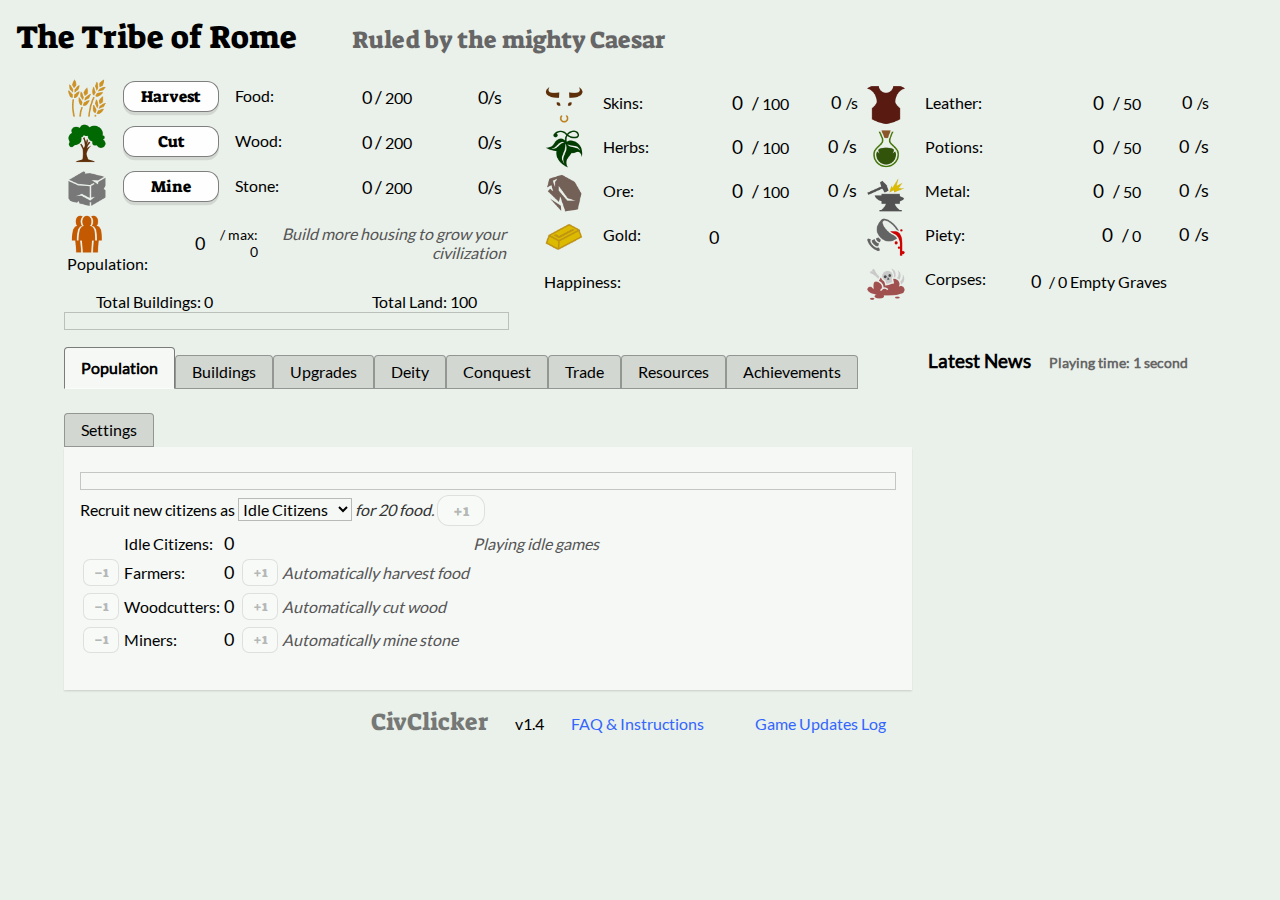
<file: index.html>
﻿<!DOCTYPE html>
<!--
    CivClicker
    Copyright (C) 2014; see the AUTHORS file for authorship.

    This program is free software: you can redistribute it and/or modify
    it under the terms of the GNU General Public License as published by
    the Free Software Foundation, either version 3 of the License, or
    (at your option) any later version.

    This program is distributed in the hope that it will be useful,
    but WITHOUT ANY WARRANTY; without even the implied warranty of
    MERCHANTABILITY or FITNESS FOR A PARTICULAR PURPOSE.  See the
    GNU General Public License for more details.

    You should have received a copy of the GNU General Public License
    along with this program in the LICENSE file.
    If it is not there, see <http://www.gnu.org/licenses/>.
-->
<html xmlns="http://www.w3.org/1999/xhtml" xml:lang="en-gb" lang="en-gb">
<head>
    <title>CivClicker 1.4.x</title>
    <meta http-equiv="Content-Type" content="text/html;charset=utf-8" />
    <link rel="stylesheet" type="text/css" href="styles/civclicker.css?v=1110" />
    <meta name="description" content="CivClicker: Build a Civilisation In Your Browser" />
    <!-- JS utilities -->
    <script type="application/javascript" src="scripts/lz-string.js"></script>
    <script type="application/javascript" src="scripts/jsutils.js"></script>
    <!-- Polyfill from https://developer.mozilla.org/en-US/docs/Web/API/Element.classList -->
    <script type="application/javascript" src="scripts/classList.js"></script>
    <script type="application/javascript" src="scripts/ui.js"></script>
    <!-- Main program -->
    <script type="application/javascript" src="scripts/civclicker-globals.js"></script>
    <script type="application/javascript" src="scripts/civclicker-classes.js" defer="defer"></script>
    <script type="application/javascript" src="scripts/civclicker-combat.js" defer="defer"></script>
    <script type="application/javascript" src="scripts/civclicker-components.js" defer="defer"></script>
    <script type="application/javascript" src="scripts/civclicker-data-achievements.js" defer="defer"></script>
    <script type="application/javascript" src="scripts/civclicker-data-buildings.js" defer="defer"></script>
    <script type="application/javascript" src="scripts/civclicker-data-resources.js" defer="defer"></script>
    <script type="application/javascript" src="scripts/civclicker-data-units.js" defer="defer"></script>
    <script type="application/javascript" src="scripts/civclicker-data-upgrades.js" defer="defer"></script>
    <script type="application/javascript" src="scripts/civclicker-data.js" defer="defer"></script>
    <script type="application/javascript" src="scripts/civclicker-deities.js" defer="defer"></script>
    <script type="application/javascript" src="scripts/civclicker-helpers.js" defer="defer"></script>
    <script type="application/javascript" src="scripts/civclicker-jobs.js" defer="defer"></script>
    <script type="application/javascript" src="scripts/civclicker-migrate.js" defer="defer"></script>
    <script type="application/javascript" src="scripts/civclicker-settings.js" defer="defer"></script>
    <script type="application/javascript" src="scripts/civclicker-trade.js" defer="defer"></script>
    <script type="application/javascript" src="scripts/civclicker-ui-functions.js" defer="defer"></script>
    <script type="application/javascript" src="scripts/civclicker-update.js" defer="defer"></script>
    <script type="application/javascript" src="scripts/civclicker-wonder.js" defer="defer"></script>
    <script type="application/javascript" src="scripts/civclicker.js" defer="defer"></script>
</head>
<body class="hasBackground">
    <div id="strip">
        <div id="header">
            <h1>
                The <span id="civType">Thorp</span> of <span id="civName">Rome</span>
                <span id="ruler">Ruled by the <span id="appellation">mighty</span> <span id="rulerName">Caesar</span></span>
            </h1>
        </div>
    </div>
    <div id="main" class="columns">
        <div id="leftColumn" class="column left width40">
            <div id="basicResourcesContainer" class="civSection">
                <table id="basicResources" class="resources">
                    <!-- populated by javascript -->
                </table>
            </div>
            <div id="populationContainer" class="civSection">
                <div id="populationNumbers">
                    <table class="resources">
                        <tbody>
                            <tr>
                                <td>
                                    <img src="images/backup.png" class="icon icon-lg" alt="Population" />
                                    <label>Population:</label>
                                </td>
                                <td class="number"><span data-action="display_pop" data-target="living">...</span></td>
                                <td class="number maxNumber">
                                    / max: <span data-action="display_pop" data-target="limit">...</span>
                                </td>
                                <td class="note">
                                    Build more housing to grow your civilization
                                </td>
                            </tr>
                            <tr id="zombieWorkers">
                                <td>
                                    <img src="images/shambling-zombie.png" class="icon icon-lg" alt="Zombies" />
                                    <label>Zombies:</label>
                                </td>
                                <td class="number"><span data-action="display" data-target="zombie">...</span></td>
                                <td></td>
                                <td></td>
                            </tr>

                        </tbody>
                    </table>
                </div>
            </div>
            <div class="landCols cols">
                <div class="col">
                    Total Buildings: <span id="totalBuildings">...</span><!--<br />-->
                </div>
                <div class="col">
                    Total Land: <span id="totalLand">...</span><!--<br />-->
                </div>
            </div>
            <div id="landBar" class="bar" title="Land usage">
                <!-- populated by javascript -->
            </div>
        </div>
        <div id="rightColumn" class="column right width60">
            <div id="specialResourcesContainer" class="civSection">
                <table class="resources">
                    <tbody>
                        <tr>
                            <td>
                                <img src="images/skins.png" class="icon icon-lg" alt="Skins" />
                                <label>Skins:</label>
                            </td>
                            <td class="number">
                                <span class="number" data-action="display" data-target="skins">0</span>&nbsp;/&nbsp;<span class="maxNumber" id="maxskins">...</span>
                            </td>
                            <td class="number net">
                                <span class="number" data-action="displayNet" data-target="skins">0</span><span class="perSecond">/s</span>
                            </td>
                            <td>
                                <img src="images/leather.png" class="icon icon-lg" alt="Leather" />
                                <label>Leather:</label>
                            </td>
                            <td class="number">
                                <span class="number" data-action="display" data-target="leather">0</span>&nbsp;/&nbsp;<span class="maxNumber" id="maxleather">...</span>
                            </td>
                            <td class="number net">
                                <span class="number" data-action="displayNet" data-target="leather">0</span><span class="perSecond">/s</span>
                            </td>
                        </tr>
                        <tr>
                            <td>
                                <img src="images/herbs.png" class="icon icon-lg" alt="Herbs" />
                                <label>Herbs:</label>
                            </td>
                            <td class="number">
                                <span class="number" data-action="display" data-target="herbs">0</span>&nbsp;/&nbsp;<span class="maxNumber" id="maxherbs">...</span>
                            </td>
                            <td class="number">
                                <span class="number net" data-action="displayNet" data-target="herbs">0</span><span class="perSecond">/s</span>
                            </td>
                            <td>
                                <img src="images/potion.png" class="icon icon-lg" alt="Potions" />
                                <label>Potions:</label>
                            </td>
                            <td class="number">
                                <span class="number" data-action="display" data-target="potions">0</span>&nbsp;/&nbsp;<span class="maxNumber" id="maxpotions">...</span>
                            </td>
                            <td class="number">
                                <span class="number net" data-action="displayNet" data-target="potions">0</span><span class="perSecond">/s</span>
                            </td>
                        </tr>
                        <tr>
                            <td>
                                <img src="images/ore.png" class="icon icon-lg" alt="Ore" />
                                <label>Ore:</label>
                            </td>
                            <td class="number">
                                <span class="number" data-action="display" data-target="ore">0</span>&nbsp;/&nbsp;<span class="maxNumber" id="maxore">...</span>
                            </td>
                            <td class="number">
                                <span class="number net" data-action="displayNet" data-target="ore">0</span><span class="perSecond">/s</span>
                            </td>
                            <td>
                                <img src="images/metal.png" class="icon icon-lg" alt="Metal" />
                                <label>Metal:</label>
                            </td>
                            <td class="number">
                                <span class="number" data-action="display" data-target="metal">0</span>&nbsp;/&nbsp;<span class="maxNumber" id="maxmetal">...</span>
                            </td>
                            <td class="number">
                                <span class="number net" data-action="displayNet" data-target="metal">0</span><span class="perSecond">/s</span>
                            </td>
                        </tr>
                        <tr>
                            <td>
                                <img src="images/gold.png" class="icon icon-lg" alt="Gold" />
                                <label>Gold:</label>
                            </td>
                            <td>
                                <span class="number" data-action="display" data-target="gold">0</span>
                            </td>
                            <td>&nbsp;</td>
                            <td>
                                <img src="images/piety.png" class="icon icon-lg" alt="Piety" />
                                <label>Piety:</label>
                            </td>
                            <td class="number">
                                <span class="number" data-action="display" data-target="piety">0</span>&nbsp;/&nbsp;<span class="maxNumber" id="maxpiety">...</span>
                            </td>
                            <td class="number">
                                <span class="number net" data-action="displayNet" data-target="piety">0</span><span class="perSecond">/s</span>
                            </td>
                        </tr>
                        <tr>
                            <td>
                                <span id="morale1"><img src="images/morale1-blissful.png" class="icon icon-lg" alt="Happiness" /></span>
                                <span id="morale2"><img src="images/morale2-happy.png" class="icon icon-lg" alt="Happiness" /></span>
                                <span id="morale3"><img src="images/morale3-content.png" class="icon icon-lg" alt="Happiness" /></span>
                                <span id="morale4"><img src="images/morale4-unhappy.png" class="icon icon-lg" alt="Happiness" /></span>
                                <span id="morale5"><img src="images/morale5-angry.png" class="icon icon-lg" alt="Happiness" /></span>
                                <label>Happiness:</label>
                            </td>
                            <td colspan="2" id="morale">
                                <ol class="happinessRanks">
                                    <li>Blissful</li>
                                    <li>Happy</li>
                                    <li>Content</li>
                                    <li>Unhappy</li>
                                    <li>Angry</li>
                                </ol>
                            </td>
                            <td>
                                <img src="images/carrion.png" class="icon icon-lg" alt="Corpses">
                                <label>Corpses:</label>
                            </td>
                            <td colspan="2">
                                <span class="number" data-action="display" data-target="corpses">0</span>&nbsp;/&nbsp;<span data-action="display" data-target="grave">...</span> Empty Graves
                            </td>
                        </tr>
                    </tbody>
                </table>
            </div>
        </div>

        <div id="leftColumn75" class="column left width75">
            <div id="panesSelectors" class="civSection">
                <div id="selectors" class="panesTabs">
                    <div id="populationSelect" class="paneSelector selected" data-target="populationPane" onclick="paneSelect(this)">
                        Population
                        <div class="alert">!</div>
                        <div class="info">i</div>
                    </div>
                    <div id="buildingsSelect" class="paneSelector" data-target="buildingsPane" onclick="paneSelect(this)">
                        Buildings
                        <div class="alert">!</div>
                    </div>
                    <div id="upgradesSelect" class="paneSelector" data-target="upgradesPane" onclick="paneSelect(this)">
                        Upgrades
                        <div class="alert">!</div>
                        <div class="info">i</div>
                    </div>
                    <div id="deitySelect" class="paneSelector" data-target="deityPane" onclick="paneSelect(this)">
                        Deity
                        <div class="alert">!</div>
                        <div class="info">i</div>
                    </div>
                    <div id="conquestSelect" class="paneSelector" data-target="conquestPane" onclick="paneSelect(this)">
                        Conquest
                        <div class="alert">!</div>
                        <div class="info">i</div>
                    </div>
                    <div id="tradeSelect" class="paneSelector" data-target="tradePane" onclick="paneSelect(this)">
                        Trade
                        <div class="alert">!</div>
                        <div class="info">i</div>
                    </div>
                    <div id="resourcesSelect" class="paneSelector" data-target="resourcesPane" onclick="paneSelect(this)">
                        Resources
                        <div class="alert">!</div>
                        <div class="info">i</div>
                    </div>
                    <div id="achievementsSelect" class="paneSelector" data-target="achievementsPane" onclick="paneSelect(this)">
                        Achievements
                        <div class="alert">!</div>
                        <div class="info">i</div>
                    </div>
                    <div id="settingsSelect" class="paneSelector" data-target="settingsPane" onclick="paneSelect(this)">
                        Settings
                        <div class="alert">!</div>
                        <div class="info">i</div>
                    </div>
                </div>

                <div id="populationPane" class="selectPane selected">
                    <div id="jobsContainer" class="civSection">
                        <div id="populationBar" class="bar" title="Population">
                            <!-- populated by javascript -->
                        </div>
                        <div id="populationCreate">
                            <div>
                                Recruit new citizens as
                                <select type="dropdown" id="newSpawnJobSelection">
                                    <option value="unemployed">Idle Citizens</option>
                                    <option value="farmer">Farmers</option>
                                    <option value="woodcutter">Woodcutters</option>
                                    <option value="miner">Miners</option>
                                </select>
                                <span class="cost">for <span id="workerCost">...</span> food</span><span class="note">.</span>
                                <button class="unit1" id="spawn1button" onmousedown="spawn(1)">+1</button>
                                <button class="unit10" id="spawn10button" onmousedown="spawn(10)">+10</button>
                                <button class="unit100" id="spawn100button" onmousedown="spawn(100)">+100</button>
                                <button class="unit1000" id="spawn1000button" onmousedown="spawn(1000)">+1k</button>
                                <button class="unit10000" id="spawn10000button" onmousedown="spawn(10000)">+10k</button>
                                <button class="unit100000" id="spawn100000button" onmousedown="spawn(100000)">+100k</button>
                                <button class="unitInfinity" id="spawnMaxbutton" onmousedown="spawn(Infinity)">+<span id="workerNumMax">Max</span></button>
                            </div>
                            <div id="customSpawnQuantity">
                                <button id="spawnCustomButton" onmousedown="spawn('custom')">Recruit Citizens</button><input id="spawnCustomQty" type="number" min="1" step="1" value="1" />
                            </div>
                        </div>
                        <p id="customJobQuantity">
                            Custom Quantity <input id="homeCustomQty" type="number" min="1" step="1" value="1" />
                        </p>
                        <table id="jobs">
                            <!-- populated by javascript -->
                        </table>
                    </div>
                    <div id="mobBar" class="bar" title="Battle Progress">
                        <!-- populated by javascript -->
                    </div>
                </div>

                <div id="buildingsPane" class="selectPane">
                    <p id="customBuildQuantity">
                        Custom Quantity <input id="buildingCustomQty" type="number" min="1" step="1" value="1" />
                    </p>
                    <table id="buildings">
                        <!-- populated by javascript -->
                    </table>
                </div>

                <div id="resourcesPane" class="selectPane">
                    <div class="stats">
                        Resource clicks: <span id="clicks">0</span>
                    </div>
                    <!--<h1>Coming Soon... More Resources!</h1>-->
                </div>

                <div id="upgradesPane" class="selectPane">
                    <div class="columns">
                        <div class="column left">
                            <table id="upgrades"></table>
                            <div id="pupgradesContainer">
                                <h3>Purchased Upgrades</h3>
                                <div id='purchasedUpgrades'>
                                    <!-- populated by JavaScript -->
                                </div>

                            </div>
                        </div>
                        <div class="column right">
                            <div id="wondersContainer">
                                <h3>Wonders</h3>
                                <span id="startWonderLine"><button id="startWonder" onmousedown="startWonder()">Start Building Wonder</button></span>
                                <div id="wonderInProgress">
                                    <span class="wonderTitle">Progress on <span id="wonderNameP">Wonder</span> - <span id="progressNumber">0</span>%</span> - <button id="renameWonder" onmousedown="renameWonder()">Rename</button>
                                    <div id="progressContainer"><div id="progressBar"></div></div>
                                    <div id="lowResources">Limited<span id="limited"> by low resources</span></div>
                                    <div id="speedWonderGroup">
                                        <br /><button id="speedWonder" onmousedown="speedWonder()">Speed Wonder</button>
                                        <span id="speedWonderCost" class="cost">100 gold</span><span class="note">: Increase wonder progress</span>
                                    </div>
                                </div>
                                <div id="wonderCompleted">
                                    <div class="wonderTitle"><span id="wonderNameC">Wonder</span> Completed! Choose Bonus:</div>
                                </div>
                                <table id="pastWonders"><tr><td></td></tr></table>
                            </div>
                        </div>
                    </div>
                </div>

                <div id="deityPane" class="selectPane">
                    <div class="notYet">
                        Your civilization does not yet worship a deity.
                        <span class="tip">You need to increase piety by assigning clerics at a temple.</span>
                    </div>
                    <div id="deityContainer">
                        <h3>Current Deity</h3>
                        <table id="activeDeity">
                            <!-- populated by javascript -->
                        </table>
                    </div>
                    <span id="walkGroup"><br />Walk: <span id="walkStat">...</span> workers per second<br /></span>
                    <div id="worshipRow">
                        <!-- populated by updatePurchaseRow -->
                    </div>
                    <div id="deityDomains">
                        <p>
                            You may select only one domain for your deity:
                        </p>
                        <ul>
                            <li id="battleRow" class="purchaseRow" data-target="battle">
                                <span class="upgradetrue" data-quantity="true">
                                    <button id="battleDeity" class="xtrue purchaseFor500Piety" onmousedown="selectDeity('battle')">Battle</button>
                                </span>
                                <span id="battleCost" class="cost">500 piety</span>
                            </li>
                            <li id="fieldsRow" class="purchaseRow" data-target="fields">
                                <span class="upgradetrue" data-quantity="true">
                                    <button id="fieldsDeity" class="xtrue purchaseFor500Piety" onmousedown="selectDeity('fields')">Fields</button>
                                </span>
                                <span id="fieldsCost" class="cost">500 piety</span>
                            </li>
                            <li id="underworldRow" class="purchaseRow" data-target="underworld">
                                <span class="upgradetrue" data-quantity="true">
                                    <button id="underworldDeity" class="xtrue purchaseFor500Piety" onmousedown="selectDeity('underworld')">Underworld</button>
                                </span>
                                <span id="underworldCost" class="cost">500 piety</span>
                            </li>
                            <li id="catsRow" class="purchaseRow" data-target="cats">
                                <span class="upgradetrue" data-quantity="true">
                                    <button id="catsDeity" class="xtrue purchaseFor500Piety" onmousedown="selectDeity('cats')">Cats</button>
                                </span>
                                <span id="catsCost" class="cost">500 piety</span>
                            </li>
                        </ul>
                    </div>
                    <div id="battleUpgrades">
                        <h3>The Strength of Battle</h3>
                        <table>
                            <tr id="battleAltarRow"><td></td></tr>
                            <tr id="riddleRow"><td></td></tr>
                            <tr id="smiteRow"><td></td></tr>
                            <tr id="throneRow"><td></td></tr>
                            <tr id="gloryRow"><td></td></tr>
                            <tr id="lamentRow"><td></td></tr>
                        </table>
                    </div>
                    <div id="fieldsUpgrades">
                        <h3>The Bounty of the Fields</h3>
                        <table>
                            <tr id="fieldsAltarRow"><td></td></tr>
                            <tr id="blessingRow"><td></td></tr>
                            <tr id="wickermanRow"><td></td></tr>
                            <tr id="wasteRow"><td></td></tr>
                            <tr id="walkRow"><td></td></tr>
                            <tr id="stayRow"><td></td></tr>
                        </table>
                    </div>
                    <div id="underworldUpgrades">
                        <h3>The Dread Power of the Underworld</h3>
                        <table>
                            <tr id="underworldAltarRow"><td></td></tr>
                            <tr id="bookRow"><td></td></tr>
                            <tr id="raiseDeadRow"><td></td></tr>
                            <tr id="feastRow"><td></td></tr>
                            <tr id="summonShadeRow"><td></td></tr>
                            <tr id="secretsRow"><td></td></tr>
                        </table>
                    </div>
                    <div id="catsUpgrades">
                        <h3>The Grace of Cats</h3>
                        <table>
                            <tr id="catAltarRow"><td></td></tr>
                            <tr id="lureRow"><td></td></tr>
                            <tr id="pestControlRow"><td></td></tr>
                            <tr id="companionRow"><td></td></tr>
                            <tr id="graceRow"><td></td></tr>
                            <tr id="comfortRow"><td></td></tr>
                        </table>
                        <p id="pestControlGroup">
                            Pest Control: <span id="pestControlTimer">0</span> seconds remain
                        </p>
                    </div>
                    <div id="pantheonContainer">
                        <h3>Pantheon</h3>
                        <table id="oldDeities"><tr><td></td></tr></table>
                    </div>
                    <div id="iconoclasmGroup">
                        <button id="iconoclasm" onmousedown="iconoclasmList()">Iconoclasm</button>
                        <span id="iconoclasmCost" class="cost">1,000 piety</span>
                        <span id="iconoclasmNote" class="note">: Remove an old deity to gain gold</span><br />
                        <div id="iconoclasmList"></div>
                    </div>
                    <div id="pantheonUpgrades">
                        <h3>Pantheon Upgrades</h3>
                        <div id="purchasedPantheon"></div>
                    </div>
                </div>

                <div id="conquestPane" class="selectPane">
                    <div class="notYet">
                        You cannot command an army yet because you don't own a battle standard.
                        <span class="tip">Try building a barracks first.</span>
                    </div>
                    <span id="standardRow">
                        <!--  -->
                    </span>
                    <div id="conquest">
                        <h3>Army</h3>
                        <div id="exitRaidLoop">
                            Raids left:
                            <span id="raidLoop">
                                0
                            </span>
                            <button onmousedown="breakInvadeLoop()">Exit</button>
                        </div>
                        <p id="customPartyQuantity">
                            Custom Quantity <input id="partyCustomQty" type="number" min="1" step="1" value="1" />
                        </p>
                        <table id="party">
                            <!-- populated by javascript -->
                        </table>
                        <div id="raidNews">
                            <!-- -->
                        </div>
                        <div id="raidBar" class="bar" title="Battle Progress">
                            <!-- populated by javascript -->
                        </div>
                        <div id="raidGroup">
                            <h3>To War!</h3>
                            <p id="gloryGroup">
                                Glory: <span id="gloryTimer">0</span> seconds remain
                            </p>
                        </div>
                        <div id="victoryGroup">
                            <h3>Victory!</h3>
                            <button id="plunder" onmousedown="plunder()">Plunder Resources</button><br />
                        </div>
                    </div>
                    <div class="stats">
                        Total Enemies Slain: <span data-action="display" data-target="enemySlain">...</span>
                    </div>
                </div>

                <div id="tradePane" class="selectPane">
                    <div class="notYet">
                        You do not yet own a trading post. <span class="tip">Try trading with a trader when they (randomly) appear.</span>
                    </div>
                    <div class="columns">
                        <div class="column left width40">
                            <div id="tradeContainer">
                                Trader offers 1 gold for <span id="tradeRequested">...</span> <span id="tradeType">...</span>
                                for the next <span id="traderTimer">...</span>.
                                <br />
                                <button id="tradeButton" onmousedown="trade()">Trade</button>
                            </div>
                            <div id="noTrader">
                                No trader visiting
                            </div>
                            <span id="tradeRow">
                                <!-- populated by javascript -->
                            </span>
                        </div>
                        <div class="column right width60">
                            <div id="tradeUpgradeContainer">
                                <span id="currencyRow"></span>
                                <span id="commerceRow"></span>
                                <span id="cornexchangeRow"></span>

                                <h4>Buy Resources (1 gold)</h4>
                                <button class="tradeResource" onmousedown="buy('food')">Buy <span id="foodCost">5000</span> Food</button><br />
                                <button class="tradeResource" onmousedown="buy('wood')">Buy <span id="woodCost">5000</span> Wood</button><br />
                                <button class="tradeResource" onmousedown="buy('stone')">Buy <span id="stoneCost">5000</span> Stone</button><br />
                                <button class="tradeResource" onmousedown="buy('skins')">Buy <span id="skinsCost">500</span> Skins</button><br />
                                <button class="tradeResource" onmousedown="buy('herbs')">Buy <span id="herbsCost">500</span> Herbs</button><br />
                                <button class="tradeResource" onmousedown="buy('ore')">Buy <span id="oreCost">500</span> Ore</button><br />
                                <button class="tradeResource" onmousedown="buy('leather')">Buy <span id="leatherCost">250</span> Leather</button><br />
                                <button class="tradeResource" onmousedown="buy('potions')">Buy <span id="potionsCost">250</span> Potions</button><br />
                                <button class="tradeResource" onmousedown="buy('metal')">Buy <span id="metalCost">250</span> Metal</button><br />
                            </div>
                        </div>
                    </div>
                </div>

                <div id="achievementsPane" class="selectPane">
                    <div id="achievements">
                        <!-- populated by javascript -->
                    </div>
                </div>

                <div id="settingsPane" class="selectPane">
                    <div class="columns">
                        <div class="column left width33">
                            <h2>Naming</h2>
                            <button onmousedown="renameCiv()" title="Rename your civilisation">Rename Civilisation</button><br />
                            <button id="renameRuler" onmousedown="renameRuler()" title="Rename yourself">Rename Yourself</button><br />
                            <button id="renameDeity" onmousedown="renameDeity()" title="Rename your deity" disabled="disabled">Rename Current Deity</button>
                            <br />
                            <h2>Display</h2>
                            <span id="textSize">
                                <button id="smallerText" onmousedown="textSize(-1)" title="Smaller Text">&minus;</button>Text Size
                                <button id="largerText" onmousedown="textSize(1)" title="Larger Text">+</button>
                            </span><br />
                            <br />
                            <label><input id="toggleCustomQuantities" type="checkbox" onclick="onToggleCustomQuantities(this)" title="Custom Quantity" />Use Custom Quantities</label><br />
                            <label><input id="toggleDelimiters" type="checkbox" onclick="onToggleDelimiters(this)" title="Toggle Delimiters" />Number Delimiters</label><br />
                            <label><input id="toggleShadow" type="checkbox" onclick="onToggleShadow(this)" title="Toggle Text Shadow" />Text Shadows</label><br />
                            <label><input id="toggleNotes" type="checkbox" onclick="onToggleNotes(this)" title="Toggle Notes" />Show Notes</label><br />
                            <label><input id="toggleWorksafe" type="checkbox" onclick="onToggleWorksafe(this)" title="Toggle Worksafe Mode" />Worksafe Mode</label><br />
                            <label><input id="toggleIcons" type="checkbox" onclick="onToggleIcons(this)" title="Toggle Icons" />Use Icons</label><br />
                        </div>
                        <div class="column middle width33">
                            <h2>Save &amp; Load Controls</h2>
                            <button onmousedown="save('manual')" title="Save your current stats">Manual Save</button><br />
                            <label><input id="toggleAutosave" type="checkbox" onclick="onToggleAutosave(this)" title="Autosave" />Autosave</label><br />
                            <button onmousedown="reset()" title="Reset your game">Reset Game</button><span class="note"><span id="resetNote"><br />Resetting allows you to </span><span id="resetDeity">gain another deity</span><span id="resetBoth"><br /> and </span><span id="resetWonder">build another Wonder</span></span>
                            <br /><br />
                            <label>Save game data:</label>
                            <textarea id="impexpField"></textarea>
                            <button id="expButton" onclick="save('export')">Export</button>
                            <button id="expSelect" onclick="document.getElementById('impexpField').select();">Select All</button>
                            <button id="impButton" onclick="load('import')">Import</button>
                            <br /><br /><br />
                            <span class="note">Deleting the saved stats removes everything and allows you to start again from scratch</span><br />
                            <button onmousedown="deleteSave()" title="Delete your saved stats">Delete Saved Stats</button>
                        </div>
                        <div class="column right width33">
                            <div id="sysEventsContainer" class="civSection">
                                <h2>System Events</h2>
                                <table id="syslogTable">
                                    <tr id="syslog0"><td id="syslogT"></td><td id="syslogL"></td><td id="syslogR"></td></tr>
                                    <tr id="syslog1"><td colspan="3"></td></tr>
                                    <tr id="syslog2"><td colspan="3"></td></tr>
                                    <tr id="syslog3"><td colspan="3"></td></tr>
                                    <tr id="syslog4"><td colspan="3"></td></tr>
                                    <tr id="syslog5"><td colspan="3"></td></tr>
                                    <tr id="syslog6"><td colspan="3"></td></tr>
                                    <tr id="syslog7"><td colspan="3"></td></tr>
                                    <tr id="syslog8"><td colspan="3"></td></tr>
                                    <tr id="syslog9"><td colspan="3"></td></tr>
                                    <tr id="syslog10"><td colspan="3"></td></tr>
                                    <tr id="syslog11"><td colspan="3"></td></tr>
                                    <tr id="syslog12"><td colspan="3"></td></tr>
                                    <tr id="syslog13"><td colspan="3"></td></tr>
                                    <tr id="syslog14"><td colspan="3"></td></tr>
                                    <tr id="syslog15"><td colspan="3"></td></tr>
                                    <tr id="syslog16"><td colspan="3"></td></tr>
                                    <tr id="syslog17"><td colspan="3"></td></tr>
                                    <tr id="syslog18"><td colspan="3"></td></tr>
                                    <tr id="syslog19"><td colspan="3"></td></tr>
                                </table>
                            </div>
                        </div>
                    </div>
                </div>
            </div>
        </div>

        <div id="rightColumn25" class="column left width25">
            <div id="eventsContainer" class="civSection">
                <h3>Latest News <span id="gameDate">0000-00-00</span></h3>
                <table id="logTable">
                    <tr id="log0"><td id="logT"></td><td id="logL"></td><td id="logR"></td></tr>
                    <tr id="log1"><td colspan="3"></td></tr>
                    <tr id="log2"><td colspan="3"></td></tr>
                    <tr id="log3"><td colspan="3"></td></tr>
                    <tr id="log4"><td colspan="3"></td></tr>
                    <tr id="log5"><td colspan="3"></td></tr>
                    <tr id="log6"><td colspan="3"></td></tr>
                    <tr id="log7"><td colspan="3"></td></tr>
                    <tr id="log8"><td colspan="3"></td></tr>
                    <tr id="log9"><td colspan="3"></td></tr>
                    <tr id="log10"><td colspan="3"></td></tr>
                    <tr id="log11"><td colspan="3"></td></tr>
                    <tr id="log12"><td colspan="3"></td></tr>
                    <tr id="log13"><td colspan="3"></td></tr>
                    <tr id="log14"><td colspan="3"></td></tr>
                    <tr id="log15"><td colspan="3"></td></tr>
                    <tr id="log16"><td colspan="3"></td></tr>
                    <tr id="log17"><td colspan="3"></td></tr>
                    <tr id="log18"><td colspan="3"></td></tr>
                    <tr id="log19"><td colspan="3"></td></tr>
                    <tr id="log20"><td colspan="3"></td></tr>
                    <tr id="log21"><td colspan="3"></td></tr>
                    <tr id="log22"><td colspan="3"></td></tr>
                    <tr id="log23"><td colspan="3"></td></tr>
                    <tr id="log24"><td colspan="3"></td></tr>
                    <tr id="log25"><td colspan="3"></td></tr>
                    <tr id="log26"><td colspan="3"></td></tr>
                    <tr id="log27"><td colspan="3"></td></tr>
                    <tr id="log28"><td colspan="3"></td></tr>
                    <tr id="log29"><td colspan="3"></td></tr>
                </table>
            </div>
        </div>
    </div>

    <footer>
        <span class="title">CivClicker</span>
        <span class="version">v1.4</span>
        <a href="faq.html" target="_blank">FAQ &amp; Instructions</a>
        <a href="updates.html" target="_blank">Game Updates Log</a>
        <span id="versionAlert"> - <span id="newVersionText" onclick="location.reload()">New Version Available</span></span>
    </footer>

</body>
</html>
</file>
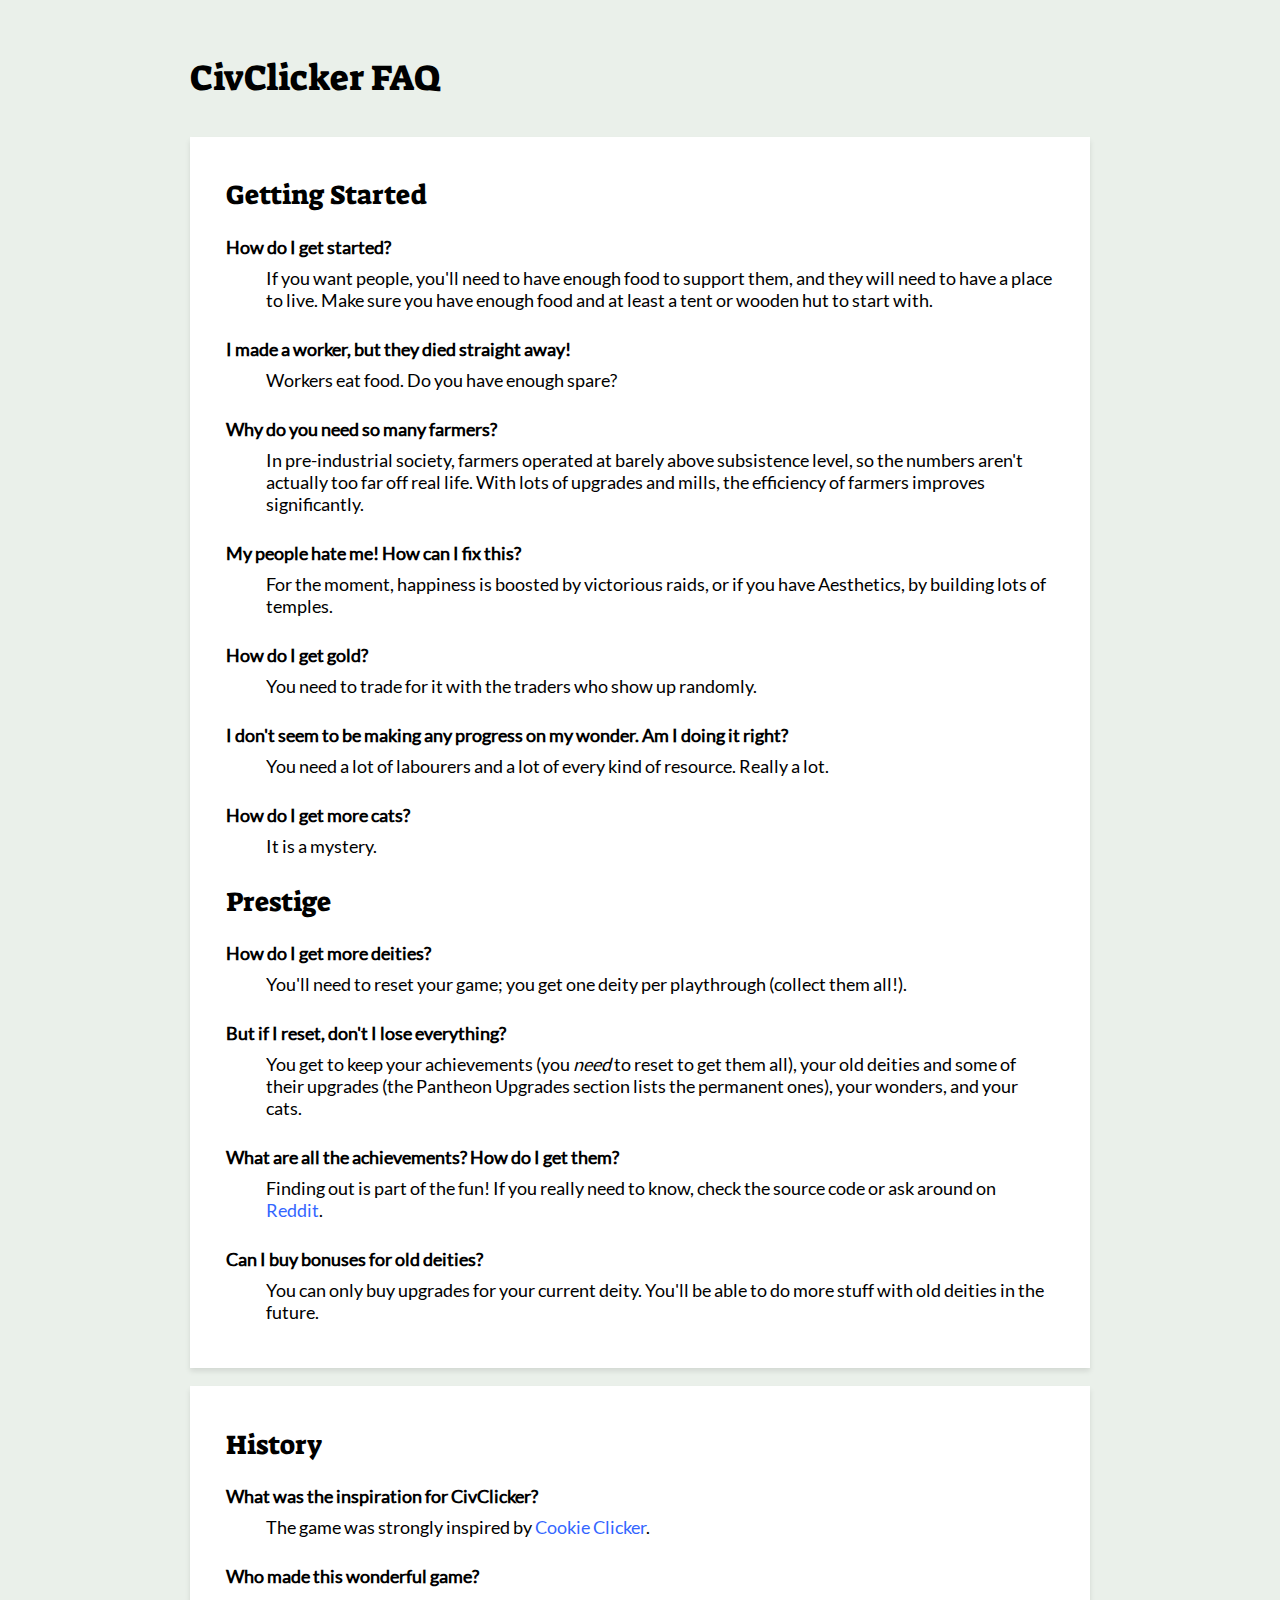
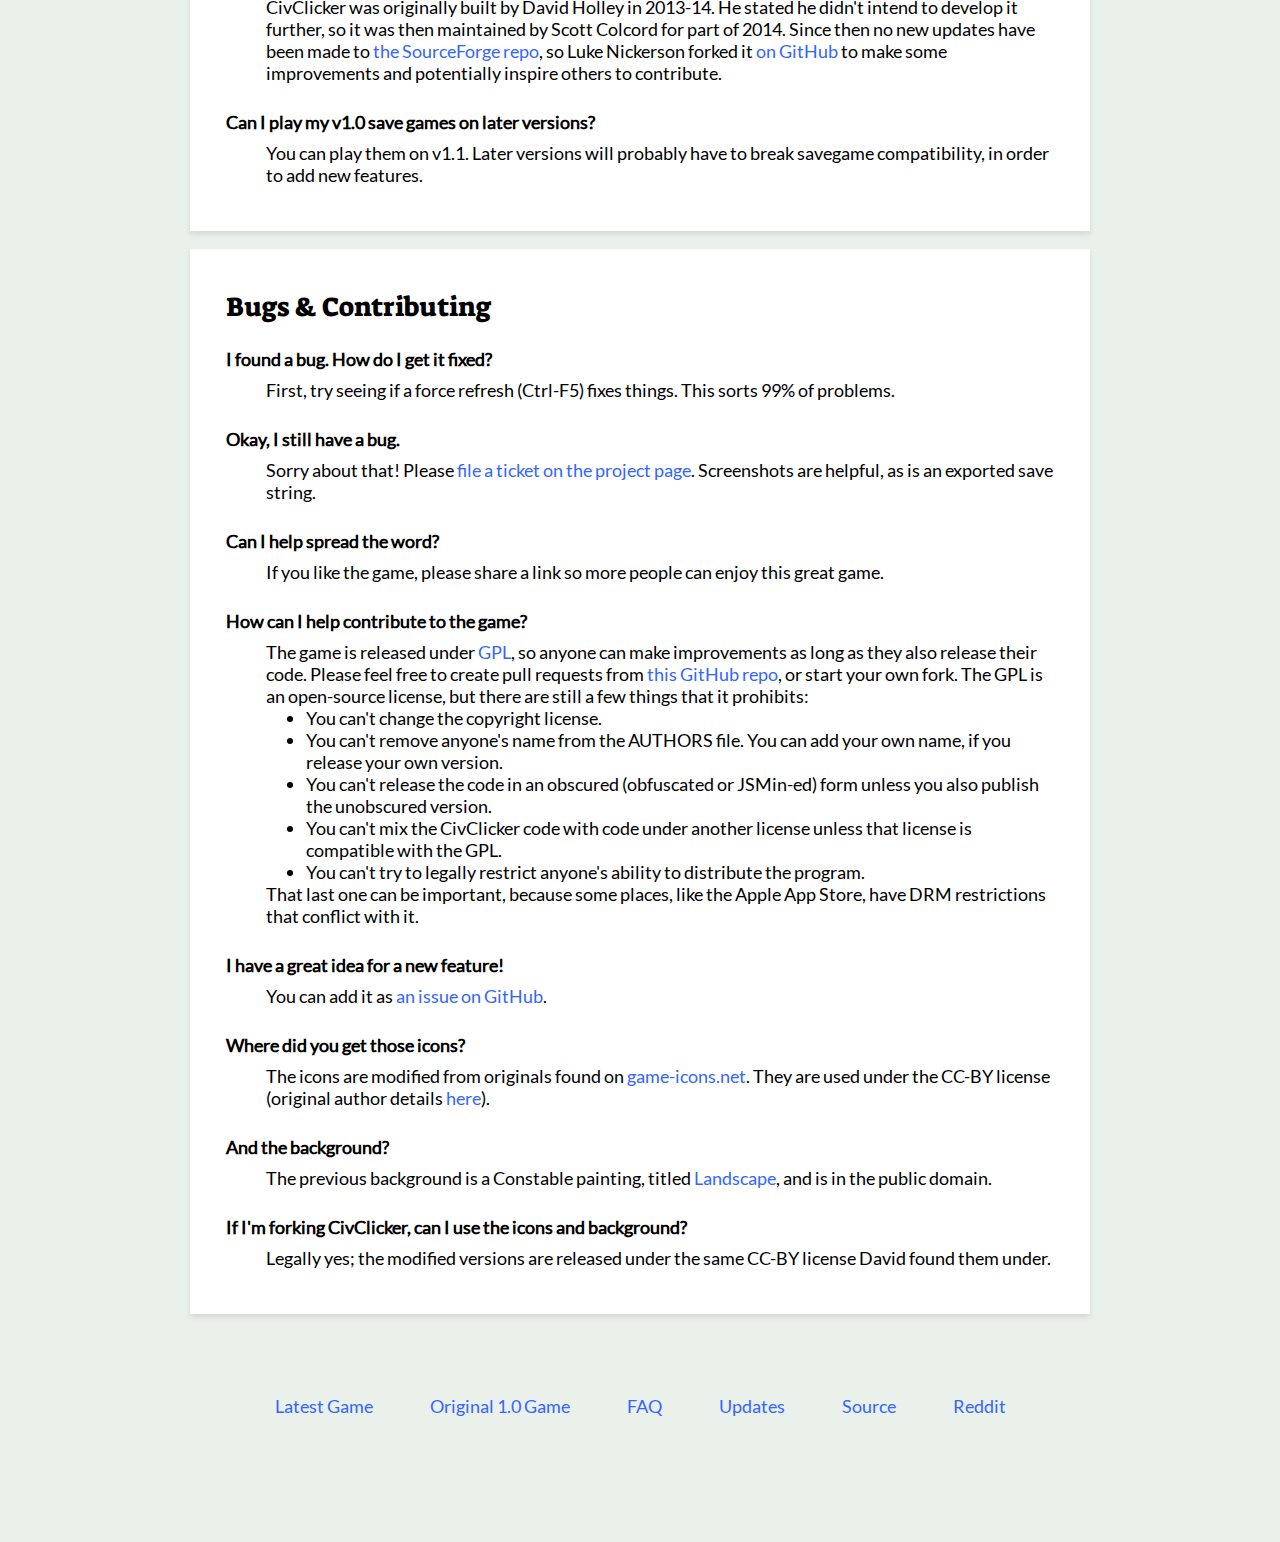
<file: faq.html>
<!DOCTYPE html>
<html xmlns="http://www.w3.org/1999/xhtml" xml:lang="en" lang="en">
<head>
	<title>CivClicker FAQ</title>
	<meta http-equiv="Content-Type" content="text/html;charset=utf-8" />
	<link rel="canonical" href="http://civclicker.sourceforge.net/civclicker/civFAQ.html" />
	<link rel="stylesheet" type="text/css" href="styles/info.css" />
</head>
<body>
<h1>CivClicker FAQ</h1>
<section>

	<h2>Getting Started</h2>
	<dl>
		<dt>How do I get started?</dt>
		<dd>If you want people, you'll need to have enough food to support 
		them, and they will need to have a place to live. Make sure you 
		have enough food and at least a tent or wooden hut to start with.</dd>

		<dt>I made a worker, but they died straight away!</dt>
		<dd>Workers eat food. Do you have enough spare?</dd>

		<dt>Why do you need so many farmers?</dt>
		<dd>In pre-industrial society, farmers operated at barely above subsistence level, so the numbers aren't actually too far off real life. With lots of upgrades and mills, the efficiency of farmers improves significantly.</dd>

		<dt>My people hate me! How can I fix this?</dt>
		<dd>For the moment, happiness is boosted by victorious raids, or 
		if you have Aesthetics, by building lots of temples.</dd>

		<dt>How do I get gold?</dt>
		<dd>You need to trade for it with the traders who show up randomly.</dd>

		<dt>I don't seem to be making any progress on my wonder. 
		Am I doing it right?</dt>
		<dd>You need a lot of labourers and a lot of every kind of resource. 
		Really a lot.</dd>

		<dt>How do I get more cats?</dt>
		<dd>It is a mystery.</dd>

	<h2>Prestige</h2>
	<dl>

		<dt>How do I get more deities?</dt>
		<dd>You'll need to reset your game; you get one deity per 
		playthrough (collect them all!).</dd>

		<dt>But if I reset, don't I lose everything?</dt>
		<dd>You get to keep your achievements (you <em>need</em> to reset
		to get them all), your old deities and some of their upgrades 
		(the Pantheon Upgrades section lists the permanent ones), your 
		wonders, and your cats.</dd>

		<dt>What are all the achievements? How do I get them?</dt>
		<dd>Finding out is part of the fun! If you really need to know, 
		check the source code or ask around on <a href="http://www.reddit.com/r/civclicker">Reddit</a>.</dd>

		<dt>Can I buy bonuses for old deities?</dt>
		<dd>You can only buy upgrades for your current deity. You'll be 
		able to do more stuff with old deities in the future.</dd>
	</dl>
</section>
<section>

	<h2>History</h2>
	<dl>
		<dt>What was the inspiration for CivClicker?</dt>
		<dd>The game was strongly inspired by <a href="http://orteil.dashnet.org/cookieclicker/">Cookie Clicker</a>.</dd>

		<dt>Who made this wonderful game?</dt>
		<dd>CivClicker was originally built by David Holley in 2013-14. He stated he didn't intend to develop it further, so it was then maintained by Scott Colcord for part of 2014. Since then no new updates have been made to <a href="https://sourceforge.net/p/civclicker/code/ci/master/tree/">the SourceForge repo</a>, so Luke Nickerson forked it <a href="https://github.com/deathraygames/civ-clicker">on GitHub</a> to make some improvements and potentially inspire others to contribute.
		</dd>
	
		<dt>Can I play my v1.0 save games on later versions?</dt>
		<dd>You can play them on v1.1.  Later
		versions will probably have to break savegame compatibility, in order
		to add new features.</dd>
	</dl>

</section>
<section>
	<h2>Bugs &amp; Contributing</h2>
	<dl>
		<dt>I found a bug. How do I get it fixed?</dt>
		<dd>First, try seeing if a force refresh (Ctrl-F5) fixes things. This sorts 99% of problems.</dd>

		<dt>Okay, I still have a bug.</dt>
		<dd>Sorry about that! Please <a href="https://github.com/deathraygames/civ-clicker/issues/new">file a ticket on the project page</a>.  Screenshots are helpful, as is an exported save string.</dd>

		<dt>Can I help spread the word?</dt>
		<dd>If you like the game, please share a link so more people can enjoy this great game.</dd>

		<dt>How can I help contribute to the game?</dt>
		<dd>The game is released under <a href="http://www.gnu.org/licenses/gpl.html">GPL</a>, so anyone can make improvements as long as they also release their code. Please feel free to create pull requests from <a href="https://github.com/deathraygames/civ-clicker">this GitHub repo</a>, or start your own fork.

		The GPL is an open-source license, but there are still
		a few things that it prohibits:
		<ul><li>You can't change the copyright license.</li>
		<li>You can't remove anyone's name from the AUTHORS file.  You can add
		your own name, if you release your own version.</li>
		<li>You can't release the code in an obscured (obfuscated or JSMin-ed)
		form unless you also publish the unobscured version.</li>
		<li>You can't mix the CivClicker code with code under another license
		unless that license is compatible with the GPL.</li>
		<li>You can't try to legally restrict anyone's ability to distribute
		the program.</li></ul>
		That last one can be important, because some places, like the Apple App
		Store, have DRM restrictions that conflict with it.
		</dd>

		<dt>I have a great idea for a new feature!</dt>
		<dd>You can add it as <a href="https://github.com/deathraygames/civ-clicker/issues">an issue on GitHub</a>.</dd>

		<dt>Where did you get those icons?</dt>
		<dd>The icons are modified from originals found on <a href="http://game-icons.net">game-icons.net</a>. They are used under the CC-BY license (original author details <a href="http://game-icons.net/about.html#authors">here</a>).</dd>

		<dt>And the background?</dt>
		<dd>The previous background is a Constable painting, titled <a href="http://commons.wikimedia.org/wiki/File:MuMA_-_Constable_-_Landscape.JPG">Landscape</a>, and is in the public domain.</dd>
		
		<dt>If I'm forking CivClicker, can I use the icons and background?</dt>
		<dd>Legally yes; the modified versions are released under the same CC-BY license David found them under.</dd>
	</dl>
</section>
<footer>
	<a href="index.html">Latest Game</a>
	<a href="http://dhmstark.co.uk/games/civclicker/">Original 1.0 Game</a>
	<a href="faq.html">FAQ</a>
	<a href="updates.html">Updates</a>
	<a href="https://github.com/deathraygames/civ-clicker/">Source</a>
	<a href="https://www.reddit.com/r/CivClicker/">Reddit</a>
</footer>
</body>
</html>
</file>
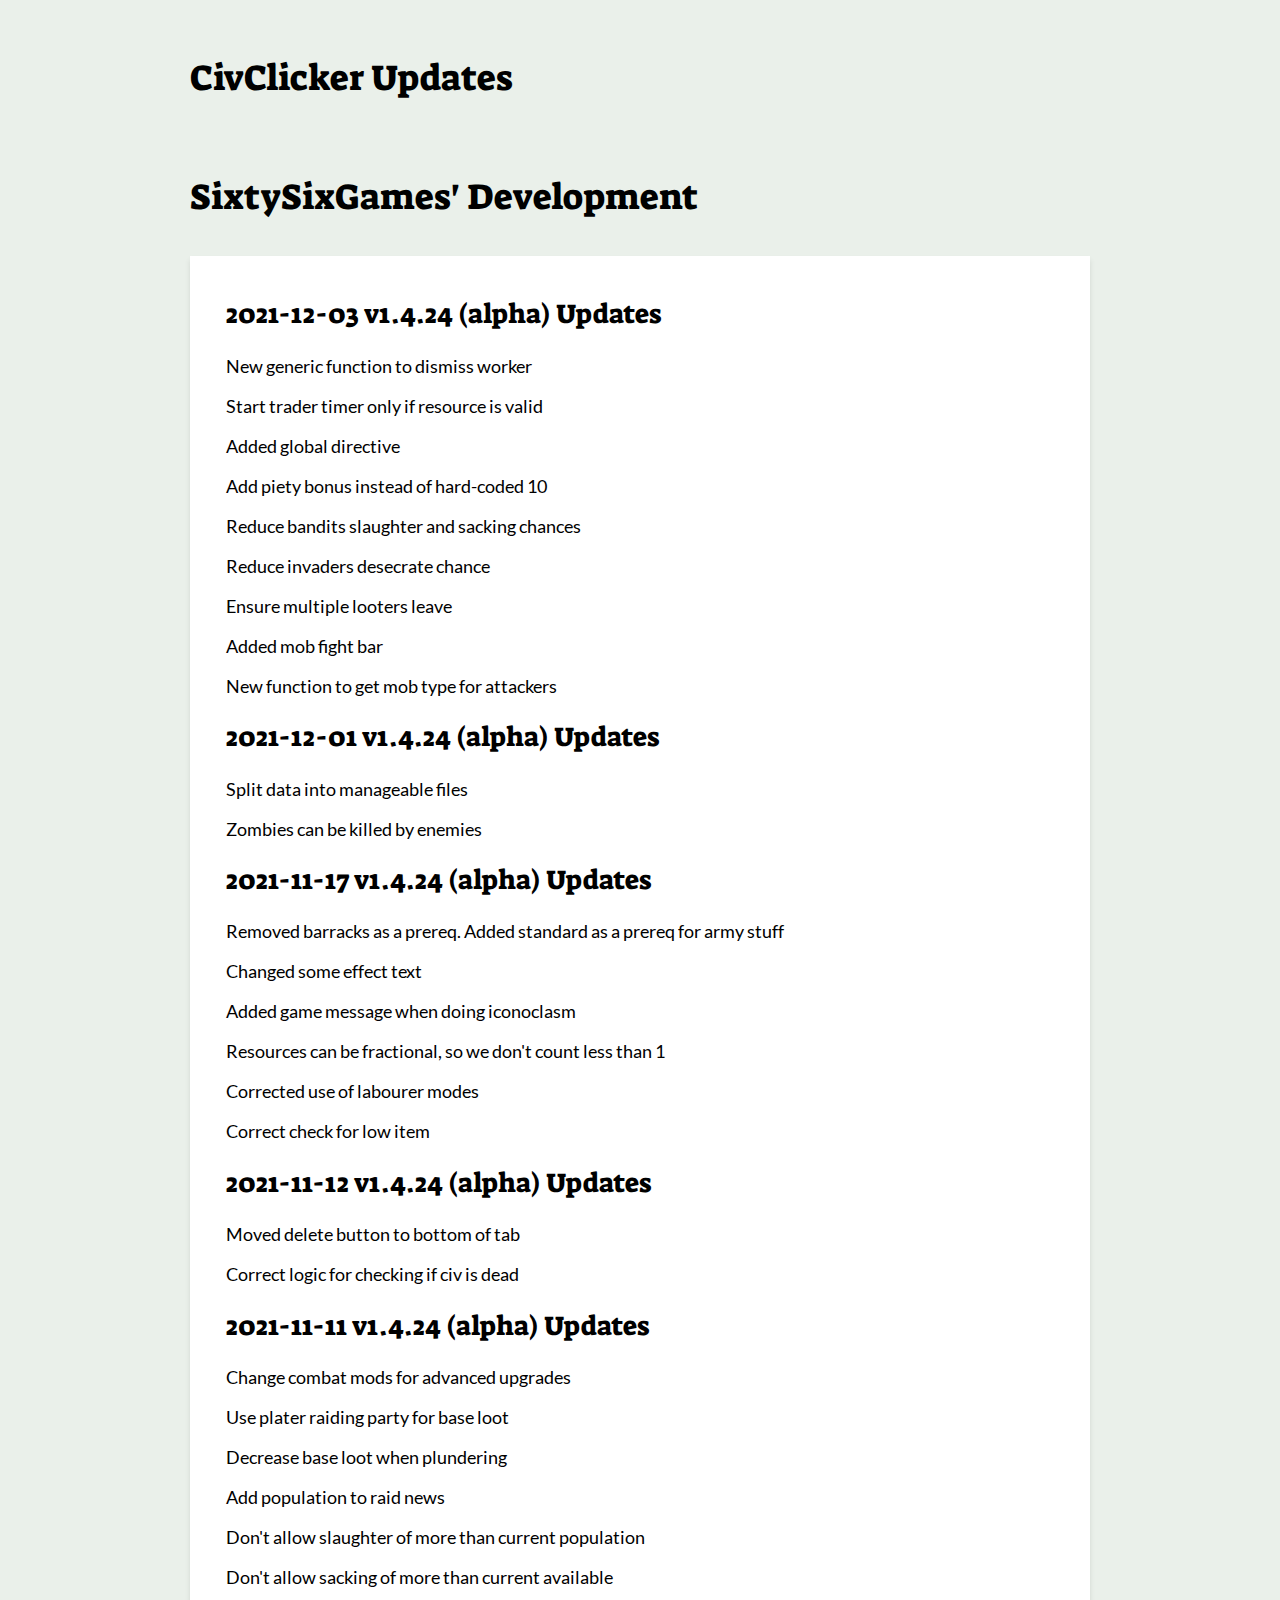
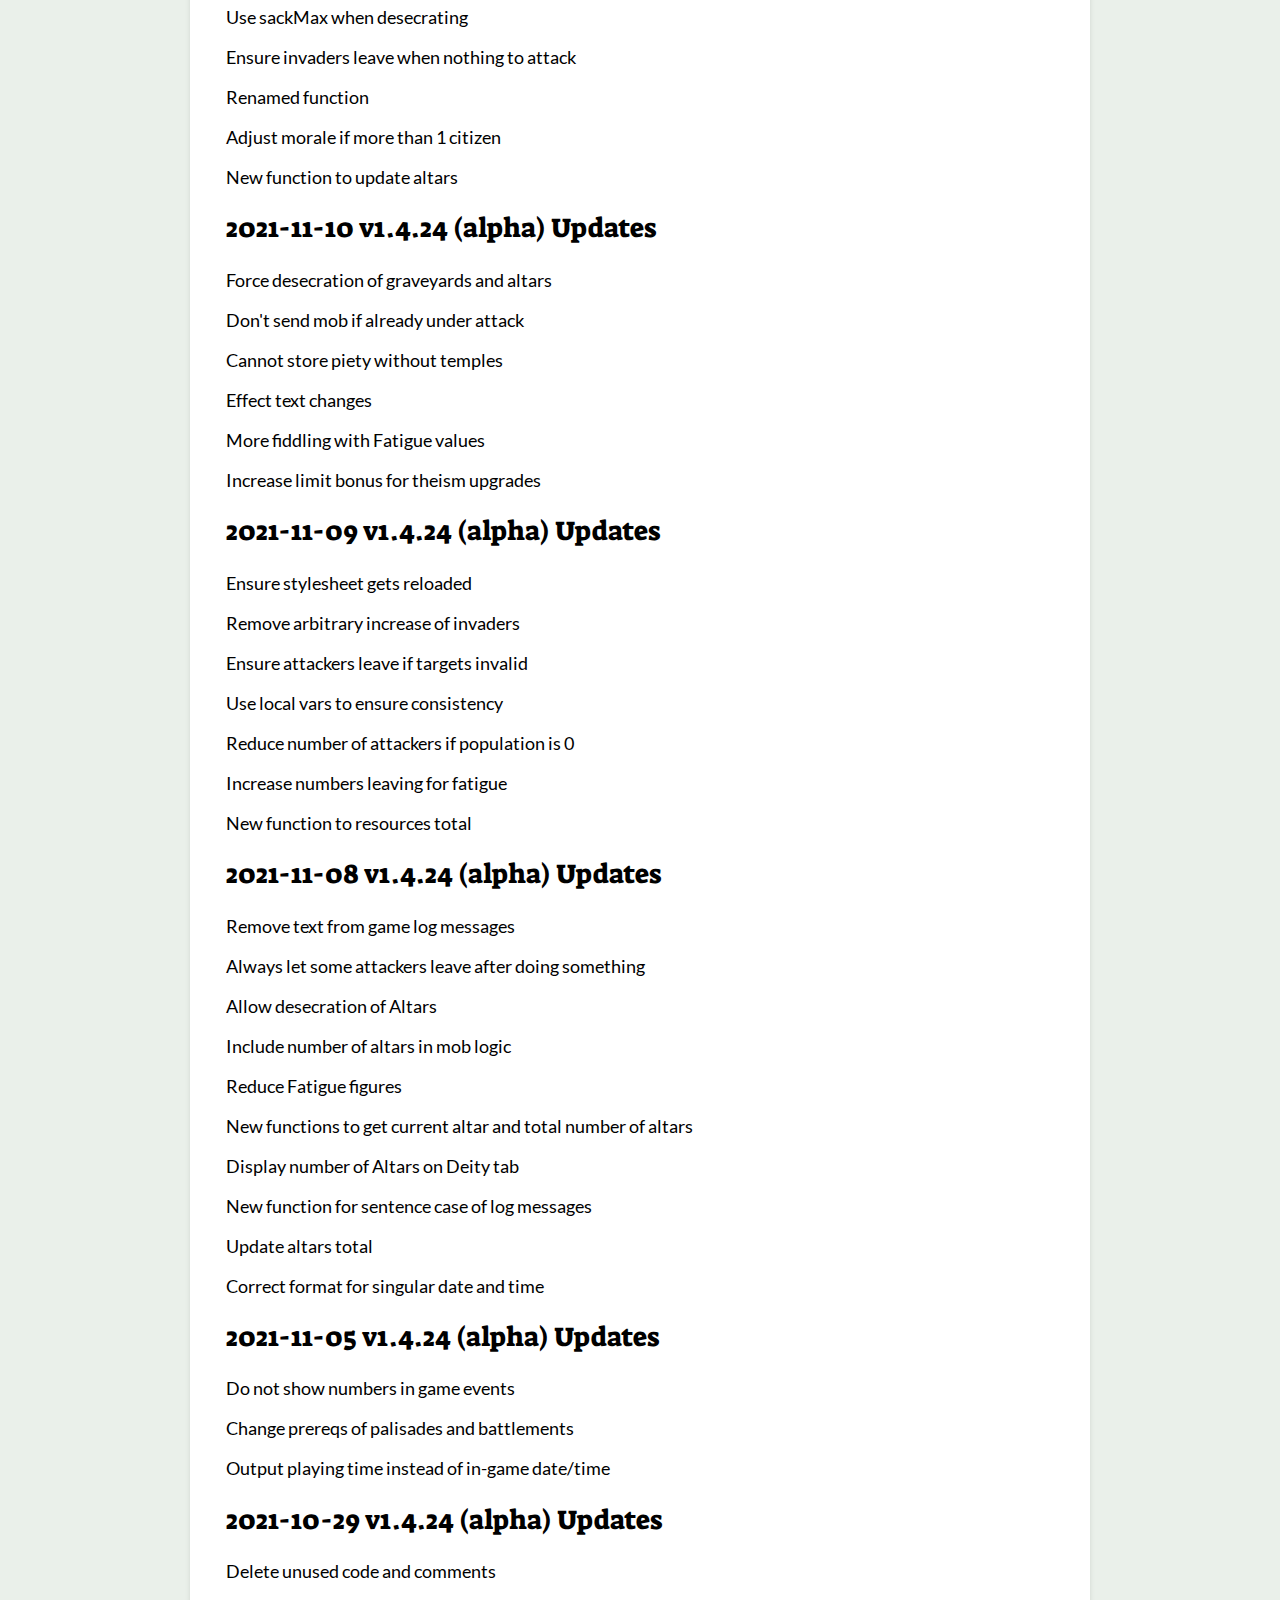
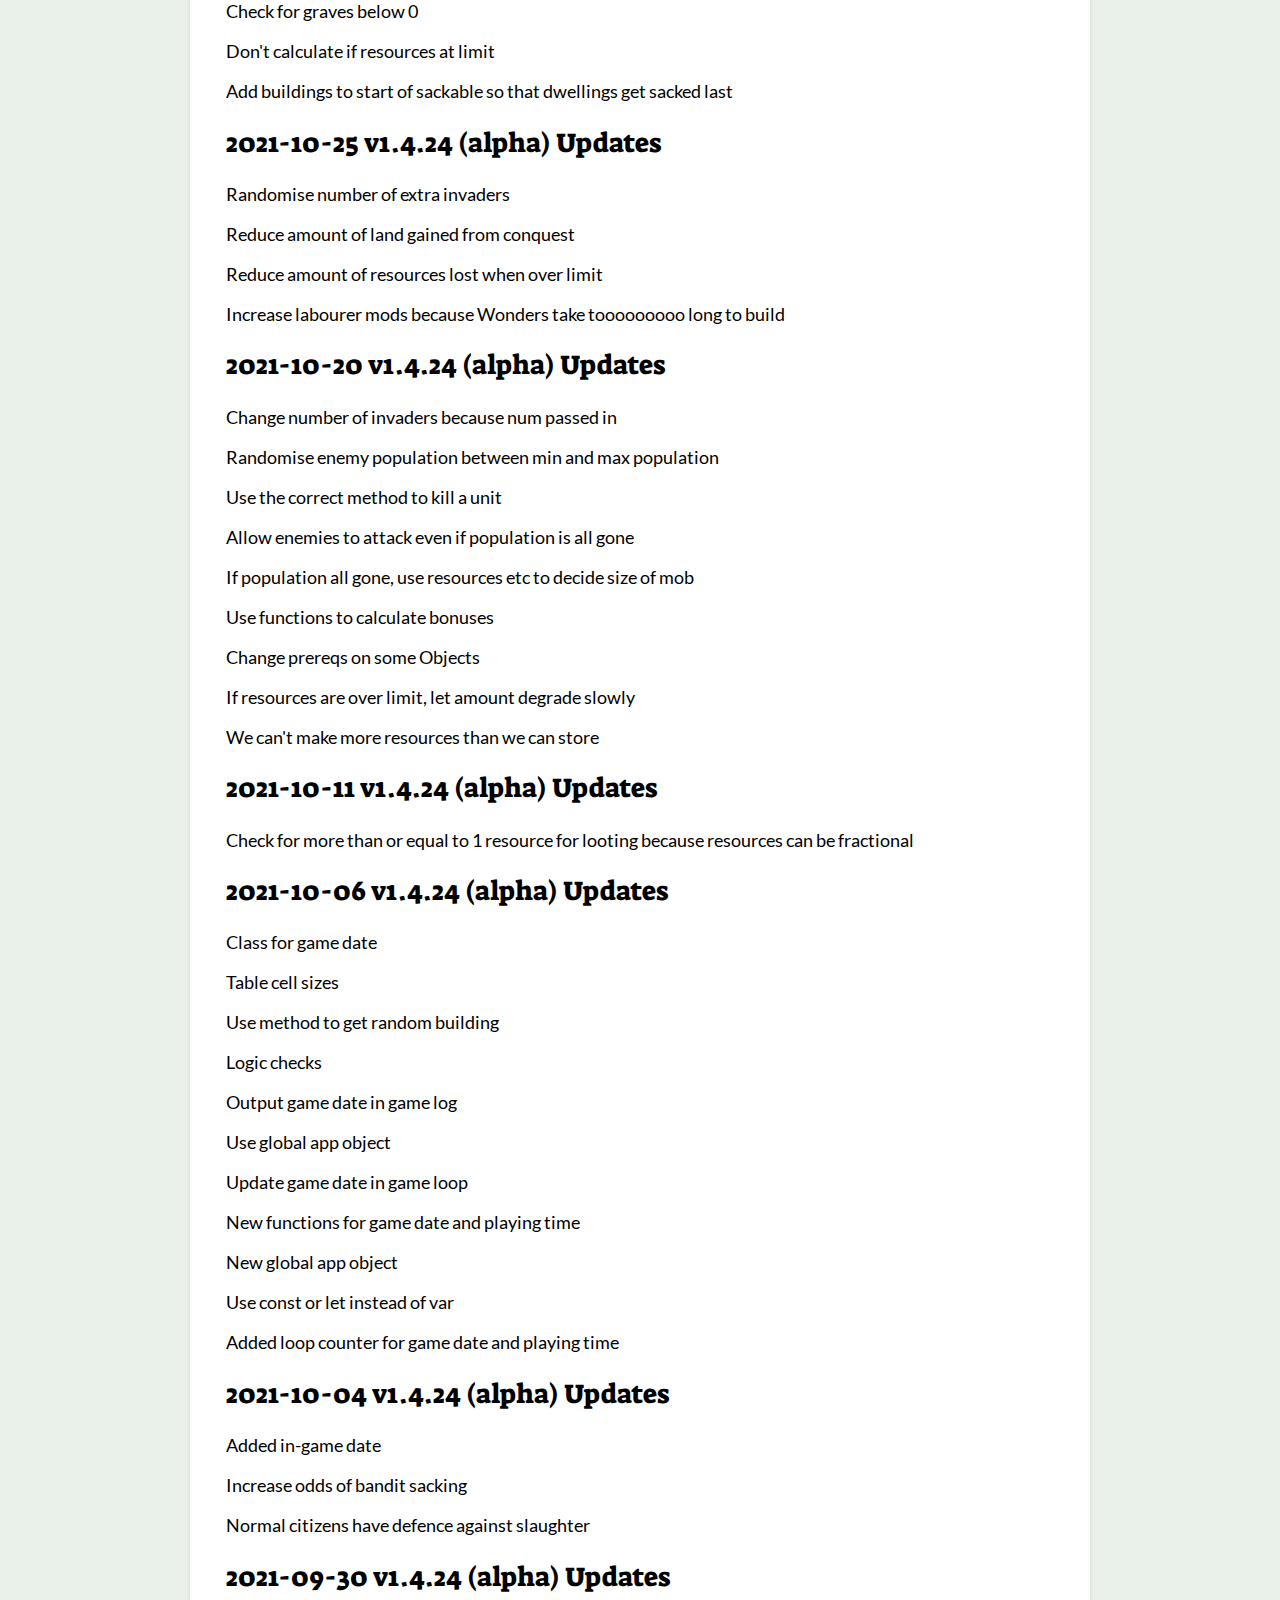
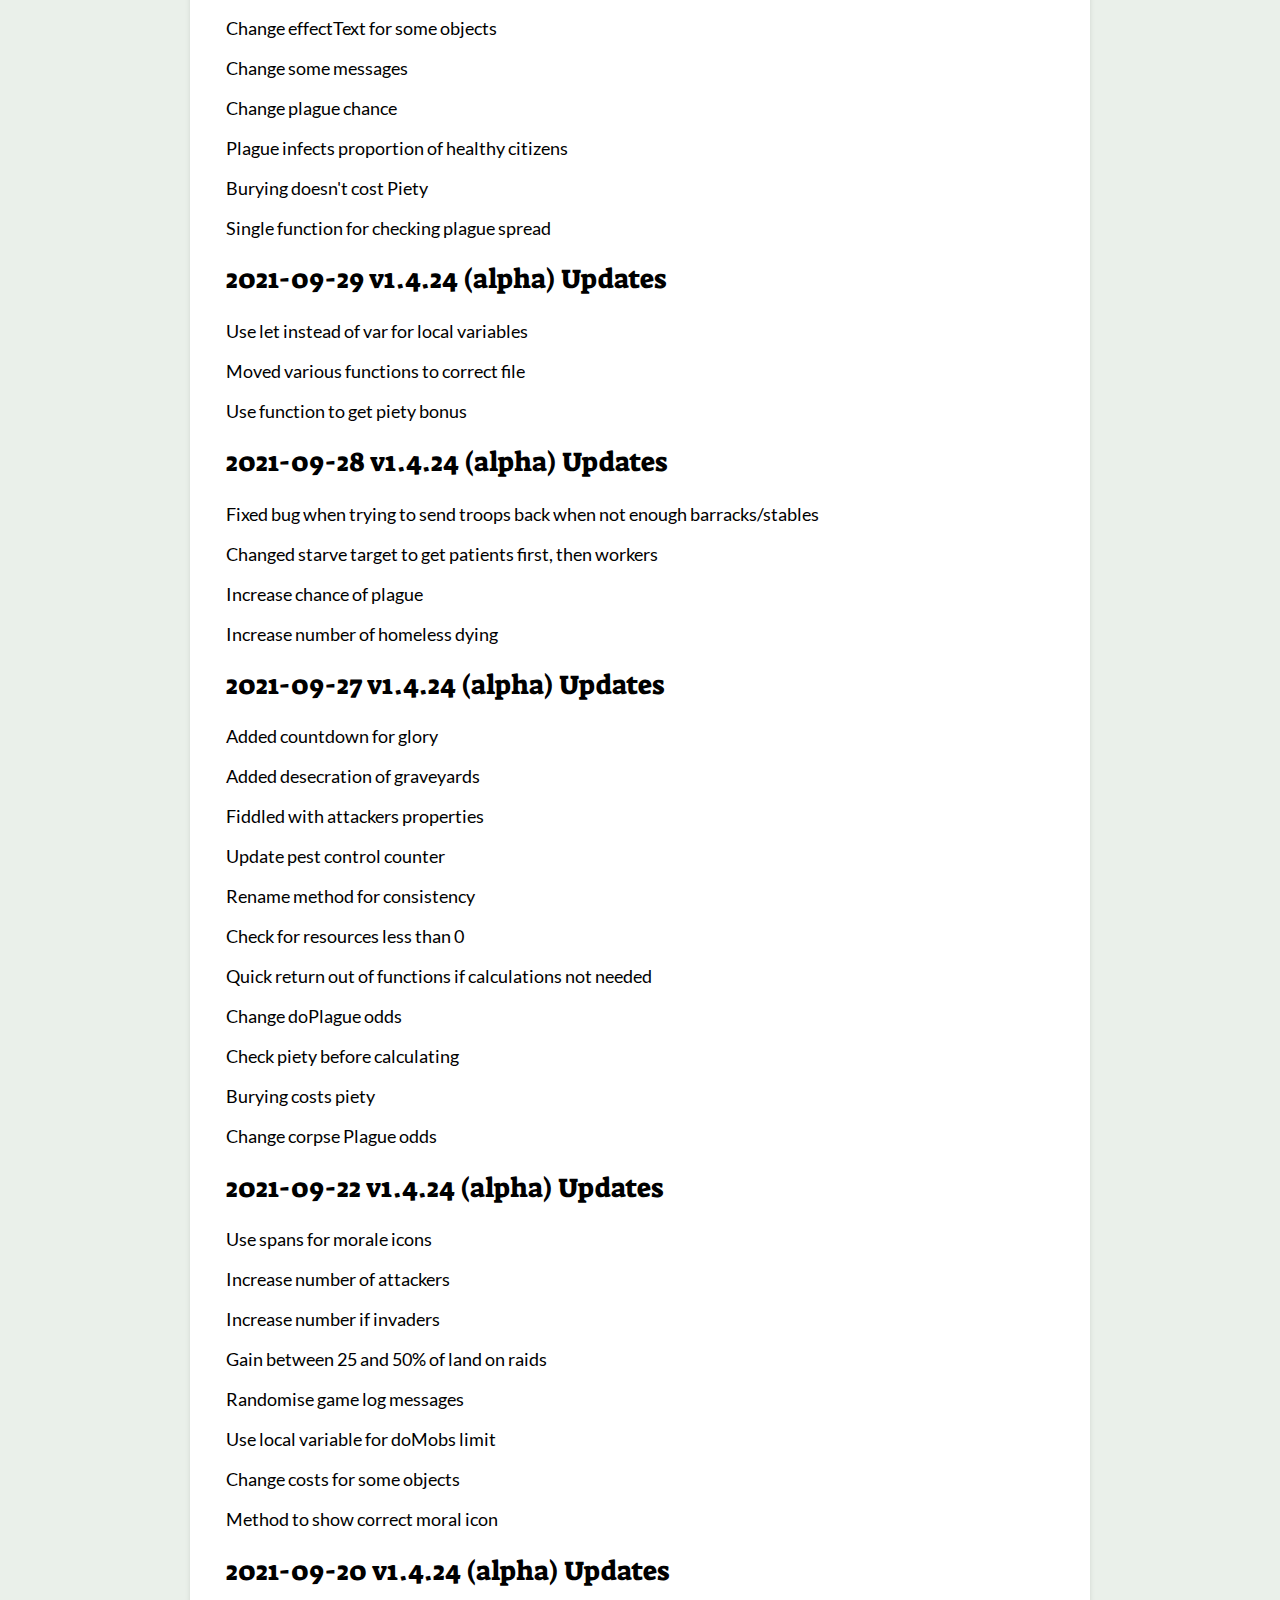
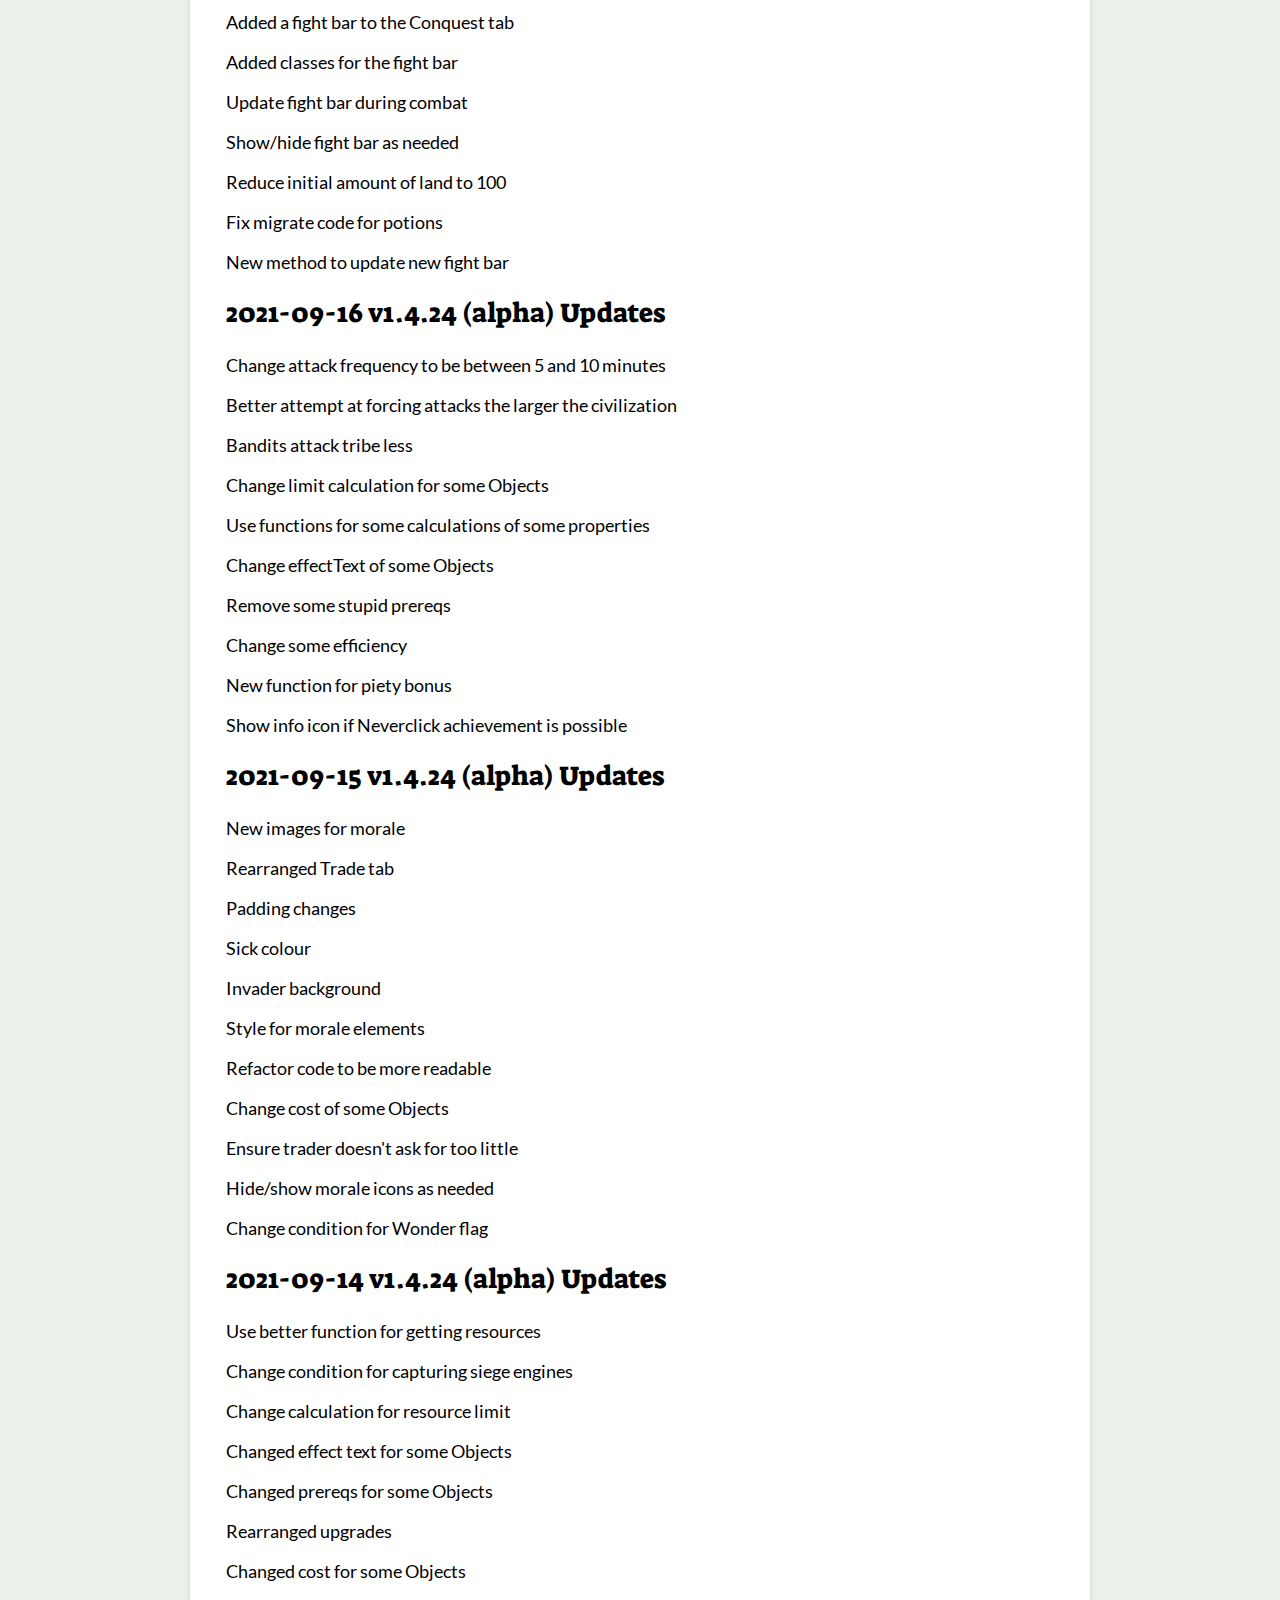
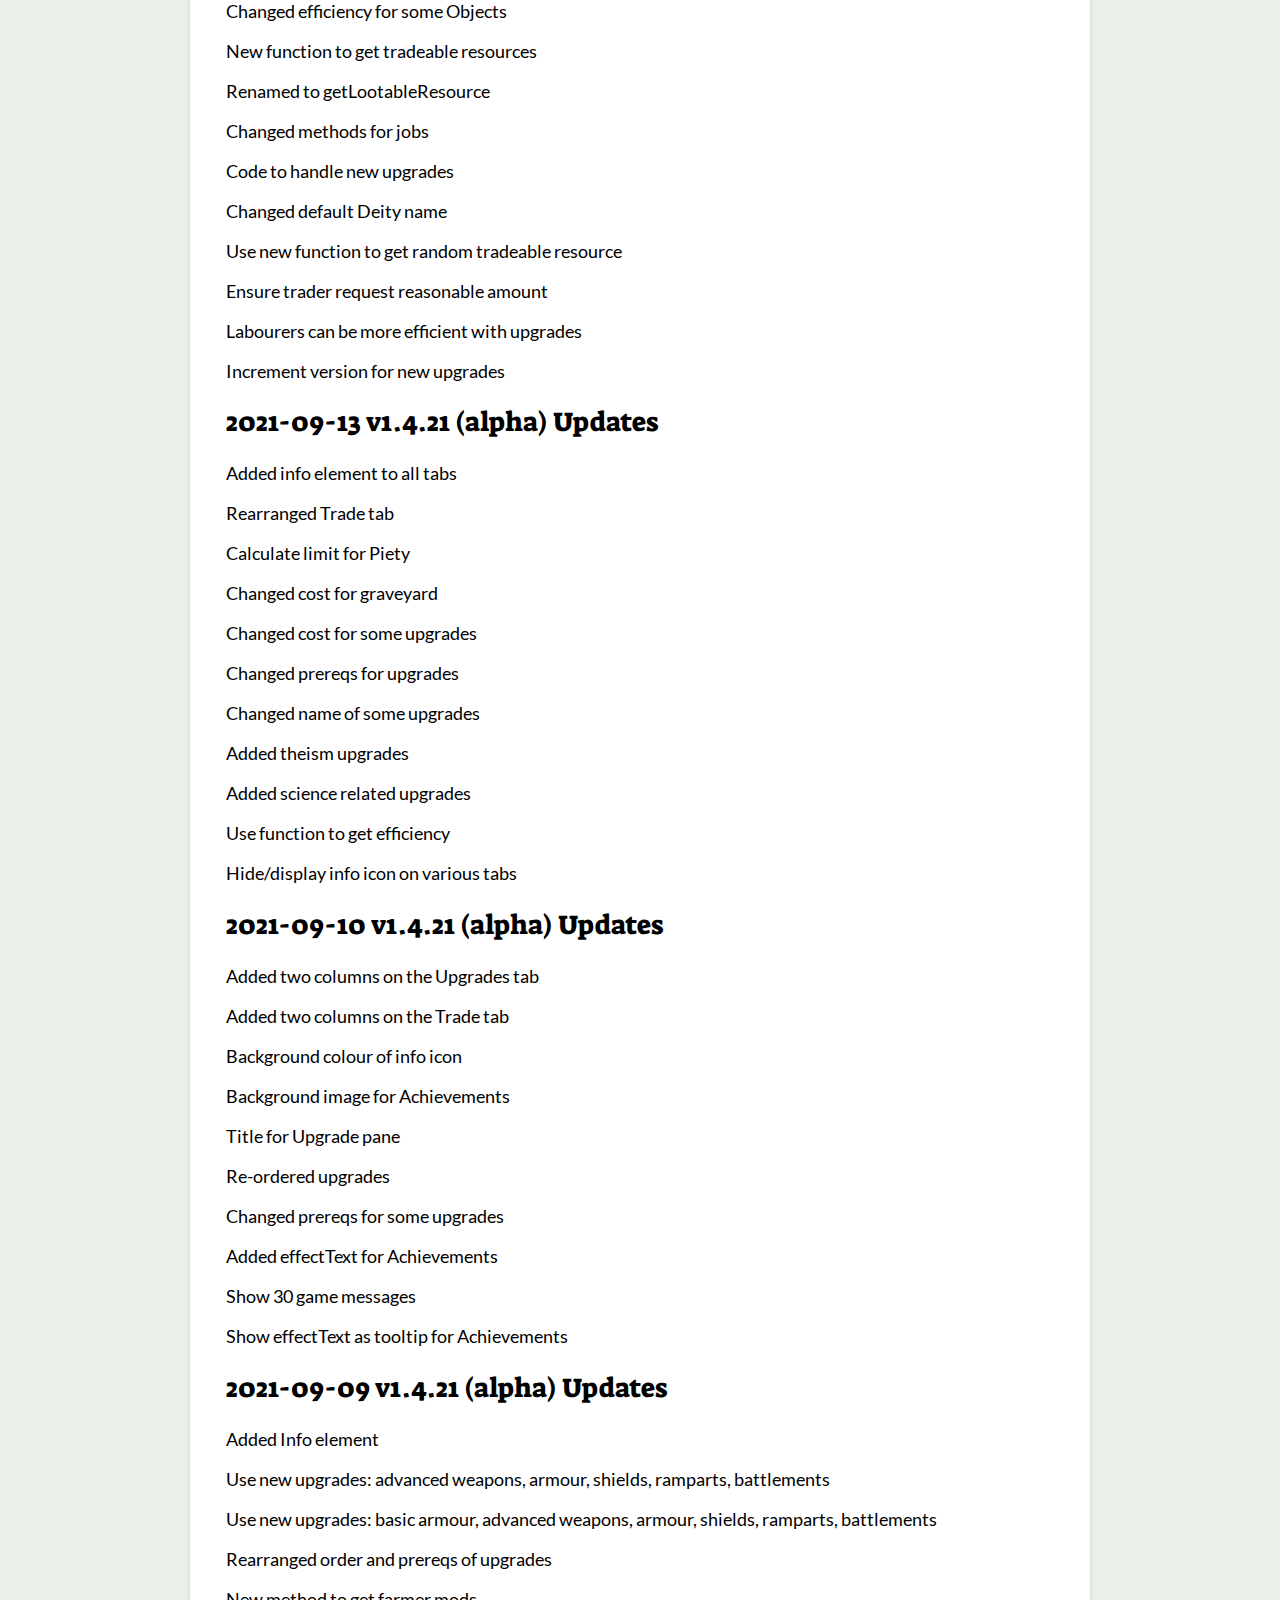
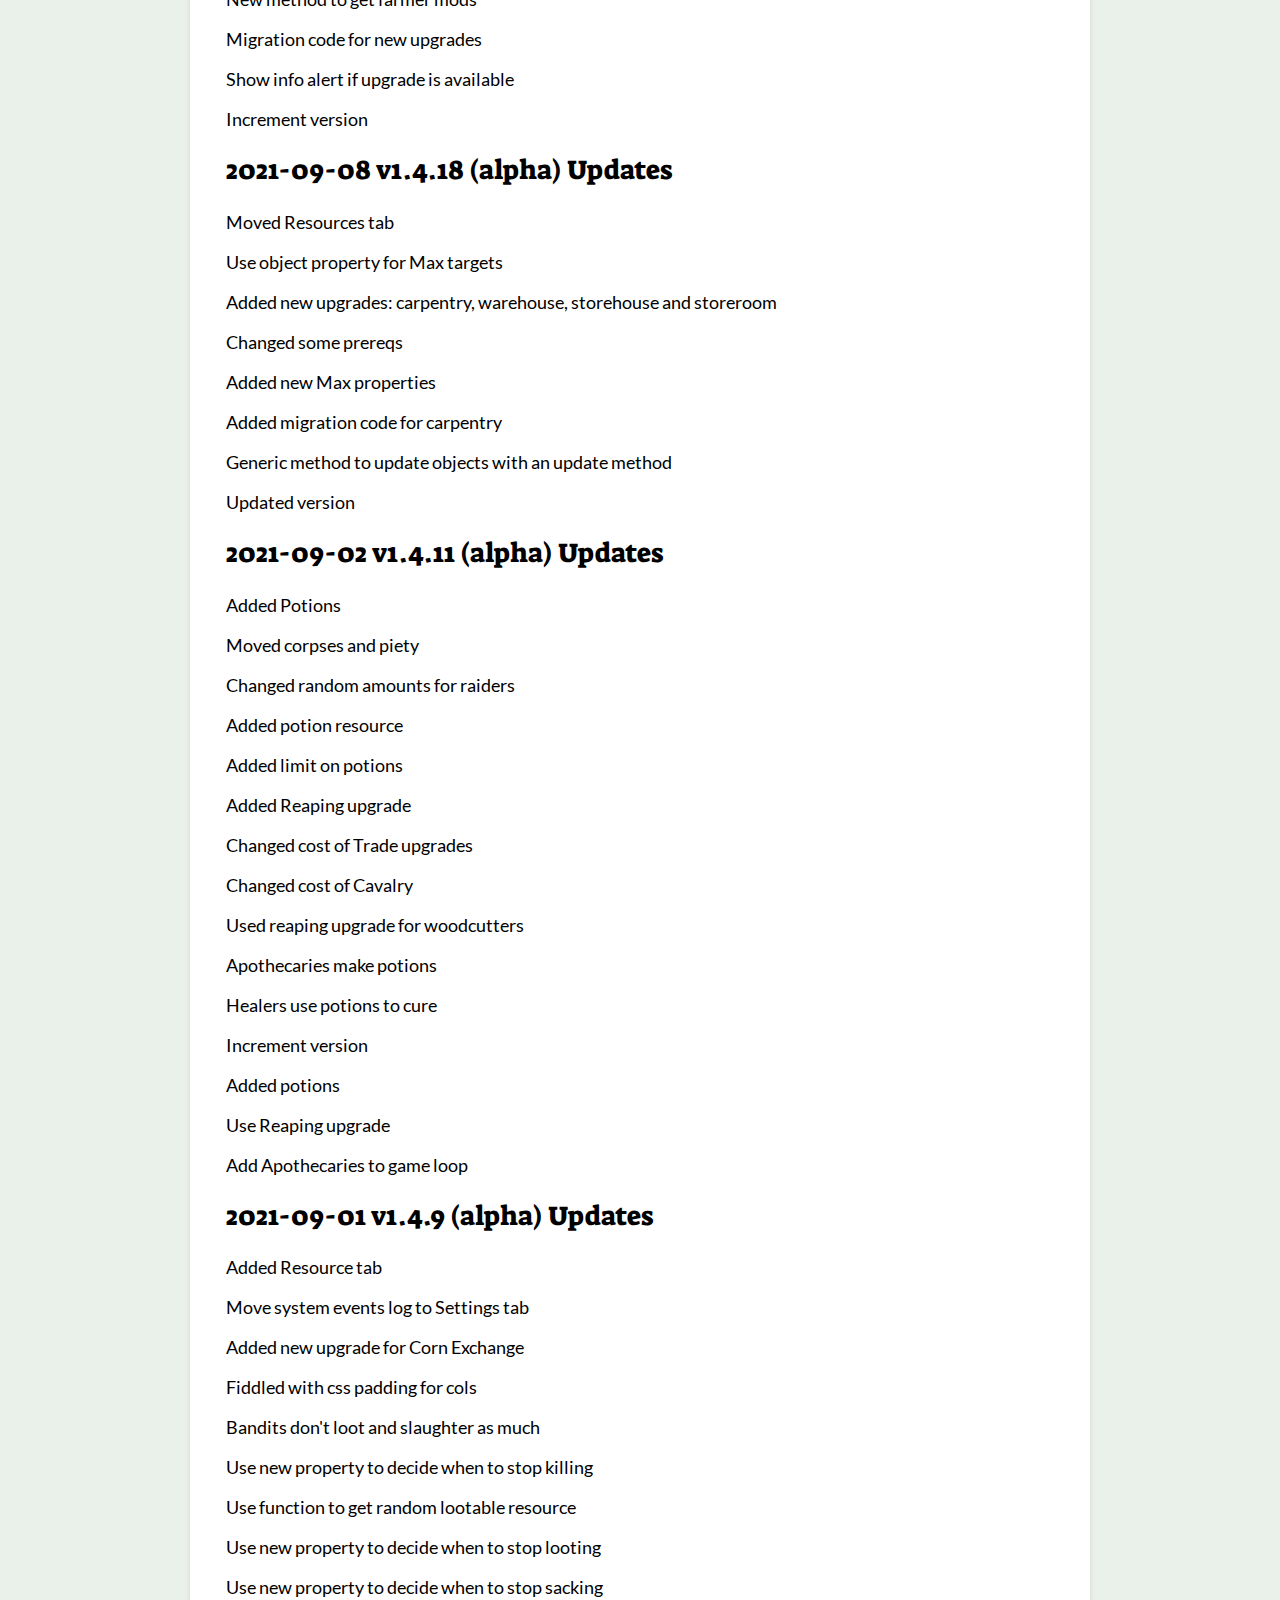
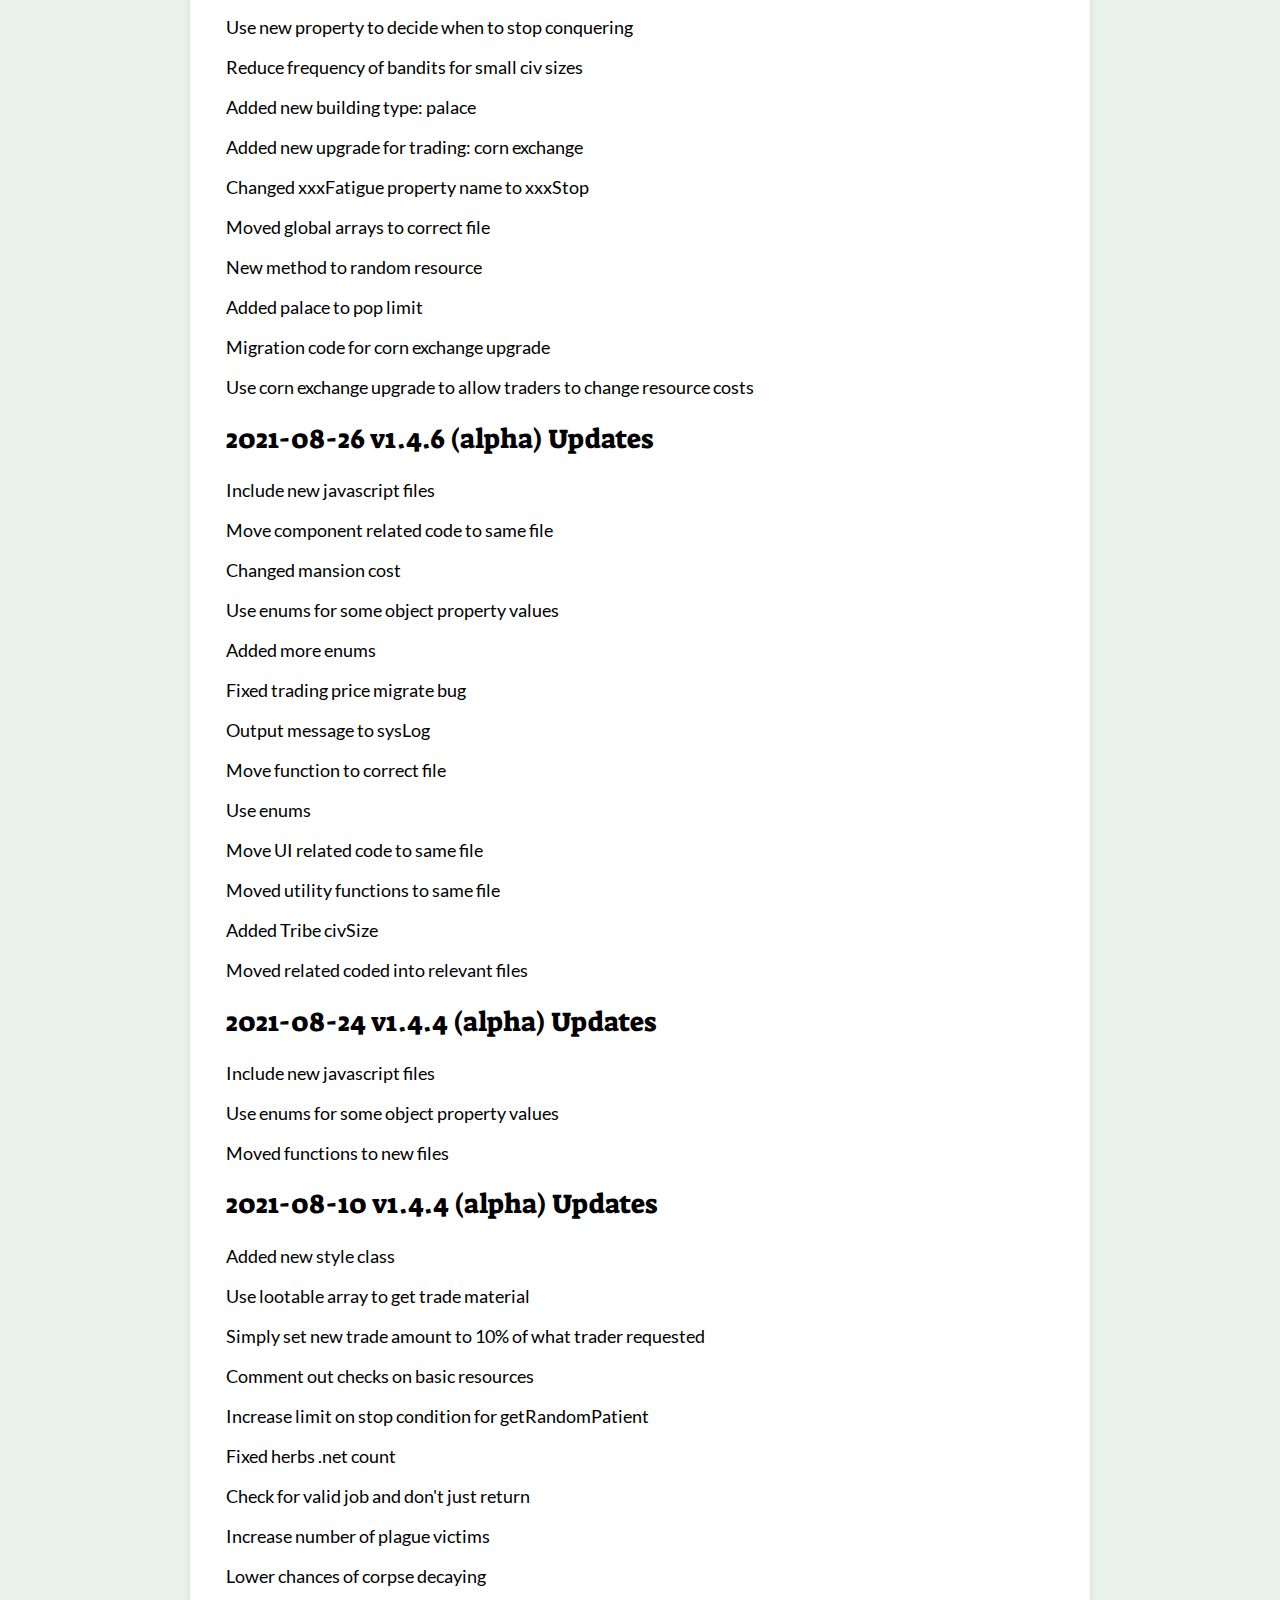
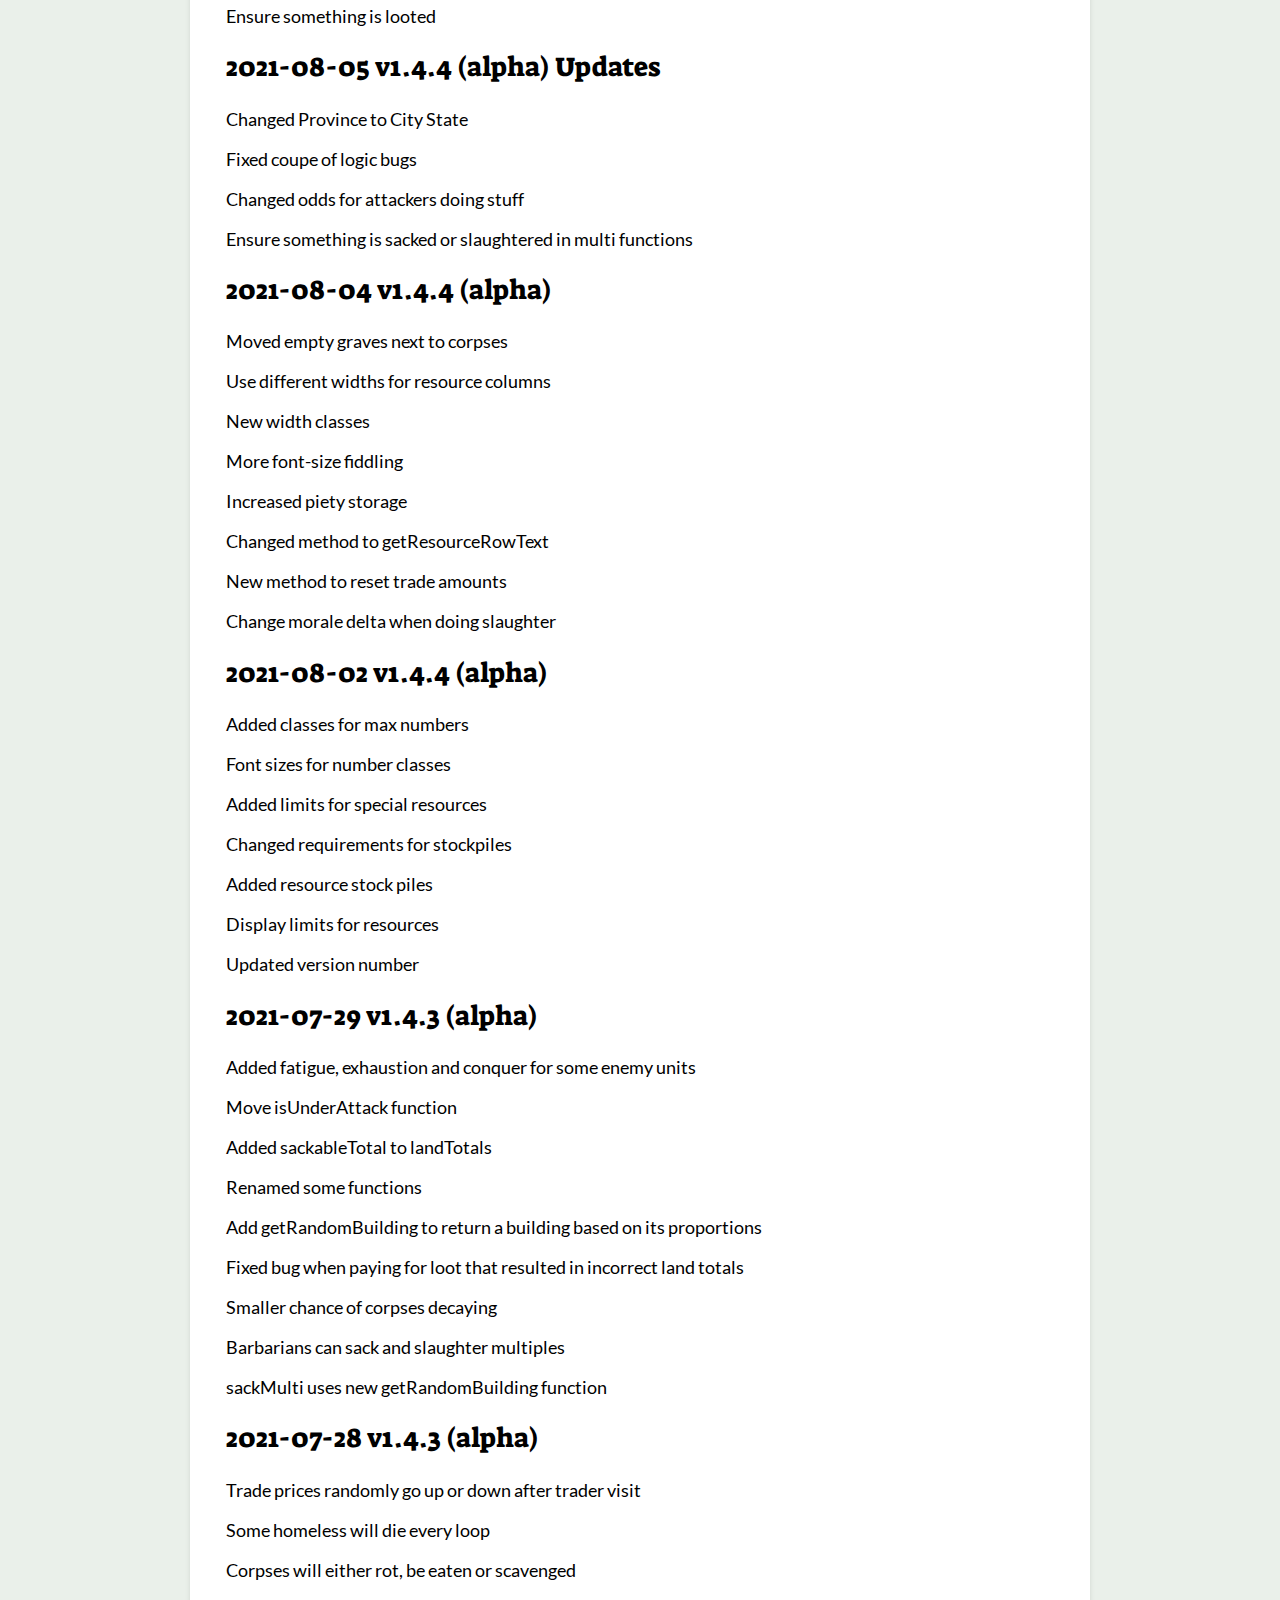
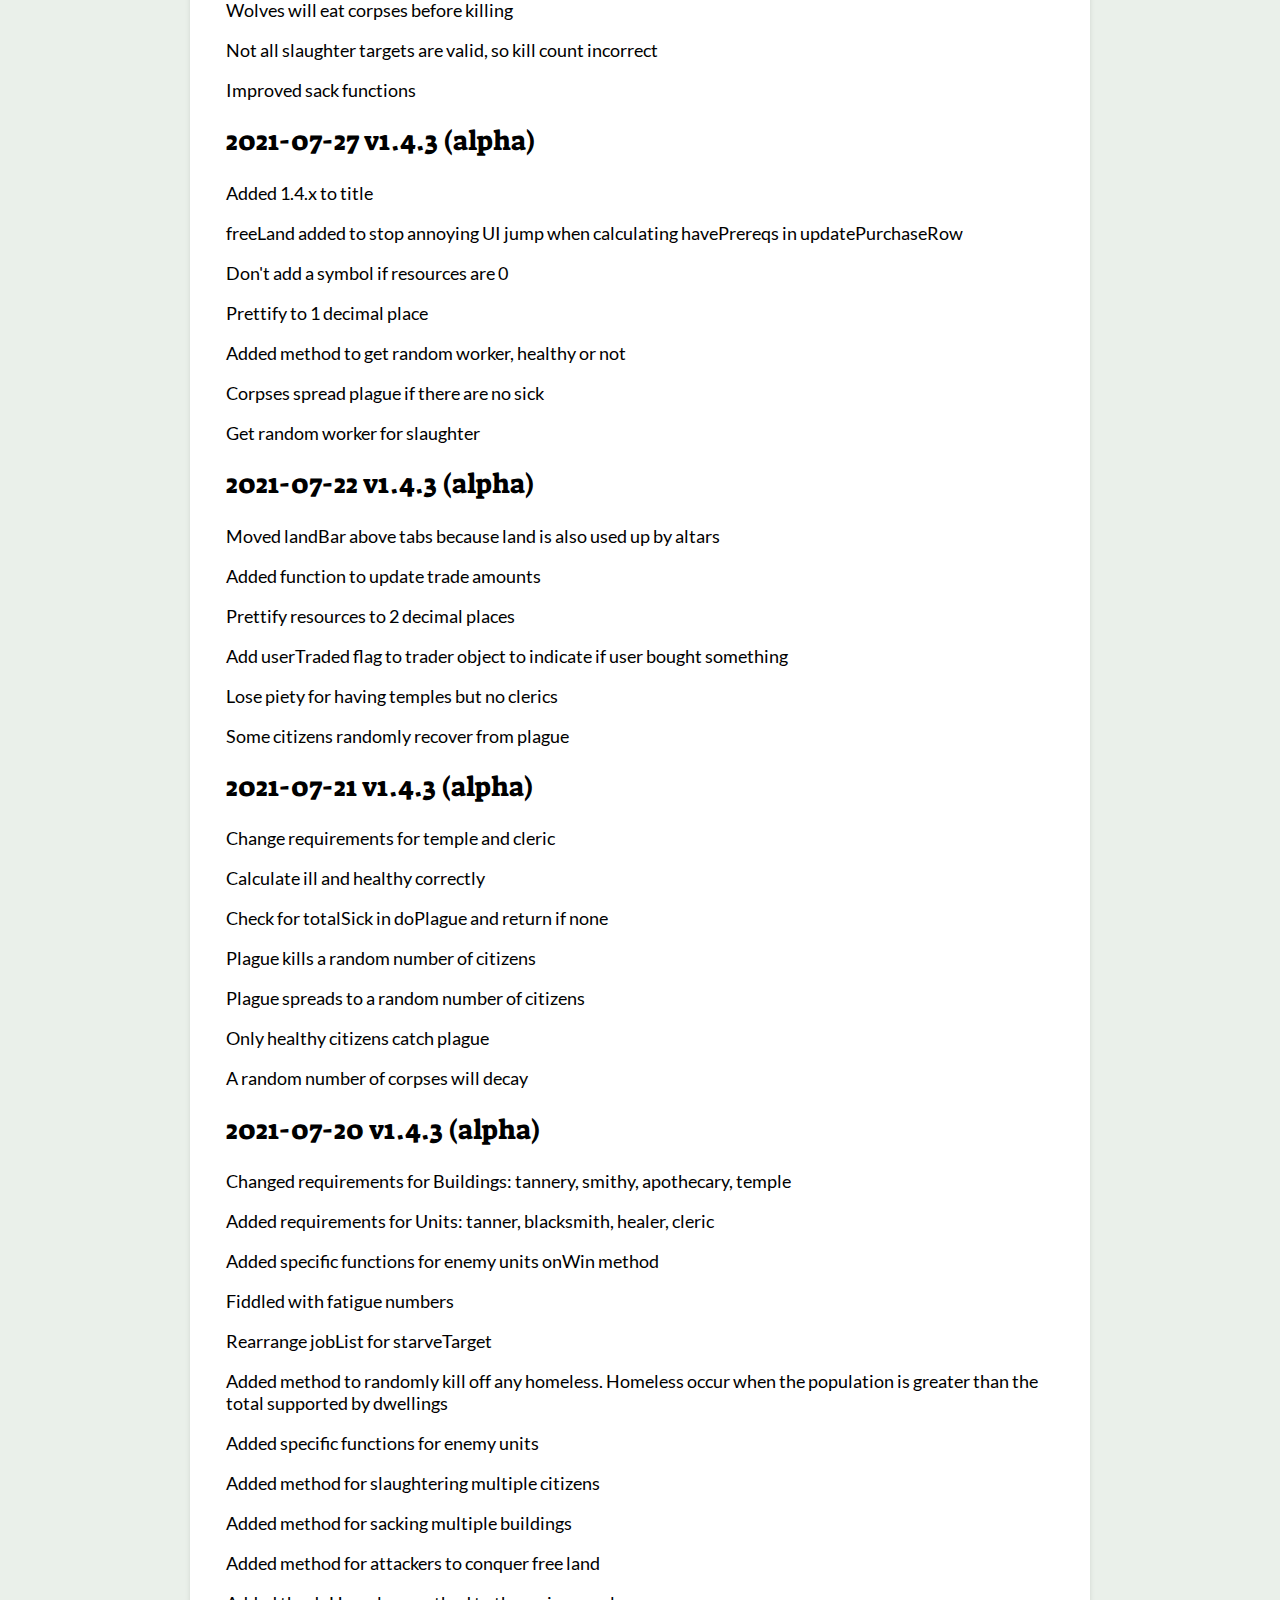
<file: updates.html>
<!DOCTYPE html>
<html xmlns="http://www.w3.org/1999/xhtml" xml:lang="en-gb" lang="en-gb">
    <head>
        <title>CivClicker Updates</title>
        <meta http-equiv="Content-Type" content="text/html;charset=utf-8" />
        <link rel="canonical" href="http://civclicker.sourceforge.net/civclicker/civUpdates.html" />
        <link rel="stylesheet" type="text/css" href="styles/info.css" />
        <script type="application/javascript" src="scripts/ui.js"></script>
        <script type="application/javascript" src="scripts/ajax.js"></script>
    </head>
    <body>

        <h1>CivClicker Updates</h1>
        <h1>SixtySixGames' Development</h1>
        <section>
            <div id="sixtysixgames-releases">
                Loading...
                <!-- populated by ajax -->
            </div>
            <p>
                <a href="updates_sixtysixgames.html">See SixtySix Games' changes</a>
            </p>
        </section>
        <h1>Depressivecherry's Development</h1>
        <section>
            <div id="depressivecherry-releases">
                Loading...
                <!-- populated by ajax -->
            </div>
            <p>
                <a href="updates_depressivecherry.html">See Depressivecherry's changes</a>
            </p>
        </section>
        <h1>Deathraygames' Development</h1>
        <section class="updates">
            <div id="deathray-releases">
                Loading...
                <!-- populated by ajax call to github api -->
            </div>
            <p>
                <a href="https://github.com/deathraygames/civ-clicker/releases">See release notes on GitHub</a>
            </p>
        </section>
        <h1>Colcord's Development up to v1.1.59 (Pre-GitHub)</h1>
        <section>
            <div id="colcord-releases">
                Loading...
                <!-- populated by ajax -->
            </div>
            <p>
                <a href="updates_colcord.html">See Colcord's changes, up to v1.1.59-alpha (2014)</a>
            </p>
        </section>
        <h1>Holley's Development up to v1.0 (pre-GitHub)</h1>
        <section>
            <div id="holley-releases">
                Loading...
                <!-- populated by ajax -->
            </div>
            <p>
                <a href="updates_holley.html">See Holley's original development up to v1.0 (2013-2014)</a>
            </p>
        </section>
        <footer>
            <a href="index.html">Latest Game</a>
            <a href="http://dhmstark.co.uk/games/civclicker/">Original 1.0 Game</a>
            <a href="faq.html">FAQ</a>
            <a href="updates.html">Updates</a>
            <a href="https://github.com/deathraygames/civ-clicker/">Source</a>
            <a href="https://www.reddit.com/r/CivClicker/">Reddit</a>
        </footer>
        <script>
            ajax.get("https://api.github.com/repos/deathraygames/civ-clicker/releases", function (responseText, response) {
                var h = '';
                response.forEach(function (release) {
                    var d = new Date(release.published_at);
                    var bullets = release.body.split("* ");
                    bullets.shift();
                    h += (
                            '<h2>' + d.toISOString().substring(0, 10) + ': ' + release.name + '</h2>'
                            + '<div class="body"><ul>'
                            + '<li>' + bullets.join('</li><li>') + '</li>'
                            + '</ul></div>'
                            );
                });
                ui.find("#deathray-releases").innerHTML = h;
            });
            ajax.get("updates_colcord.html", function (responseText) {
                var h = responseText.split('</h1>')[1].split('</body>')[0];
                ui.find("#colcord-releases").innerHTML = h;
            });
            ajax.get("updates_holley.html", function (responseText) {
                var h = responseText.split('</h1>')[1].split('</body>')[0];
                ui.find("#holley-releases").innerHTML = h;
            });
            ajax.get("updates_depressivecherry.html", function (responseText) {
                var h = responseText.split('</h1>')[1].split('</body>')[0];
                ui.find("#depressivecherry-releases").innerHTML = h;
            });
            ajax.get("updates_sixtysixgames.html", function (responseText) {
                var h = responseText.split('</h1>')[1].split('</body>')[0];
                ui.find("#sixtysixgames-releases").innerHTML = h;
            });
        </script>
    </body>
</html>
</file>
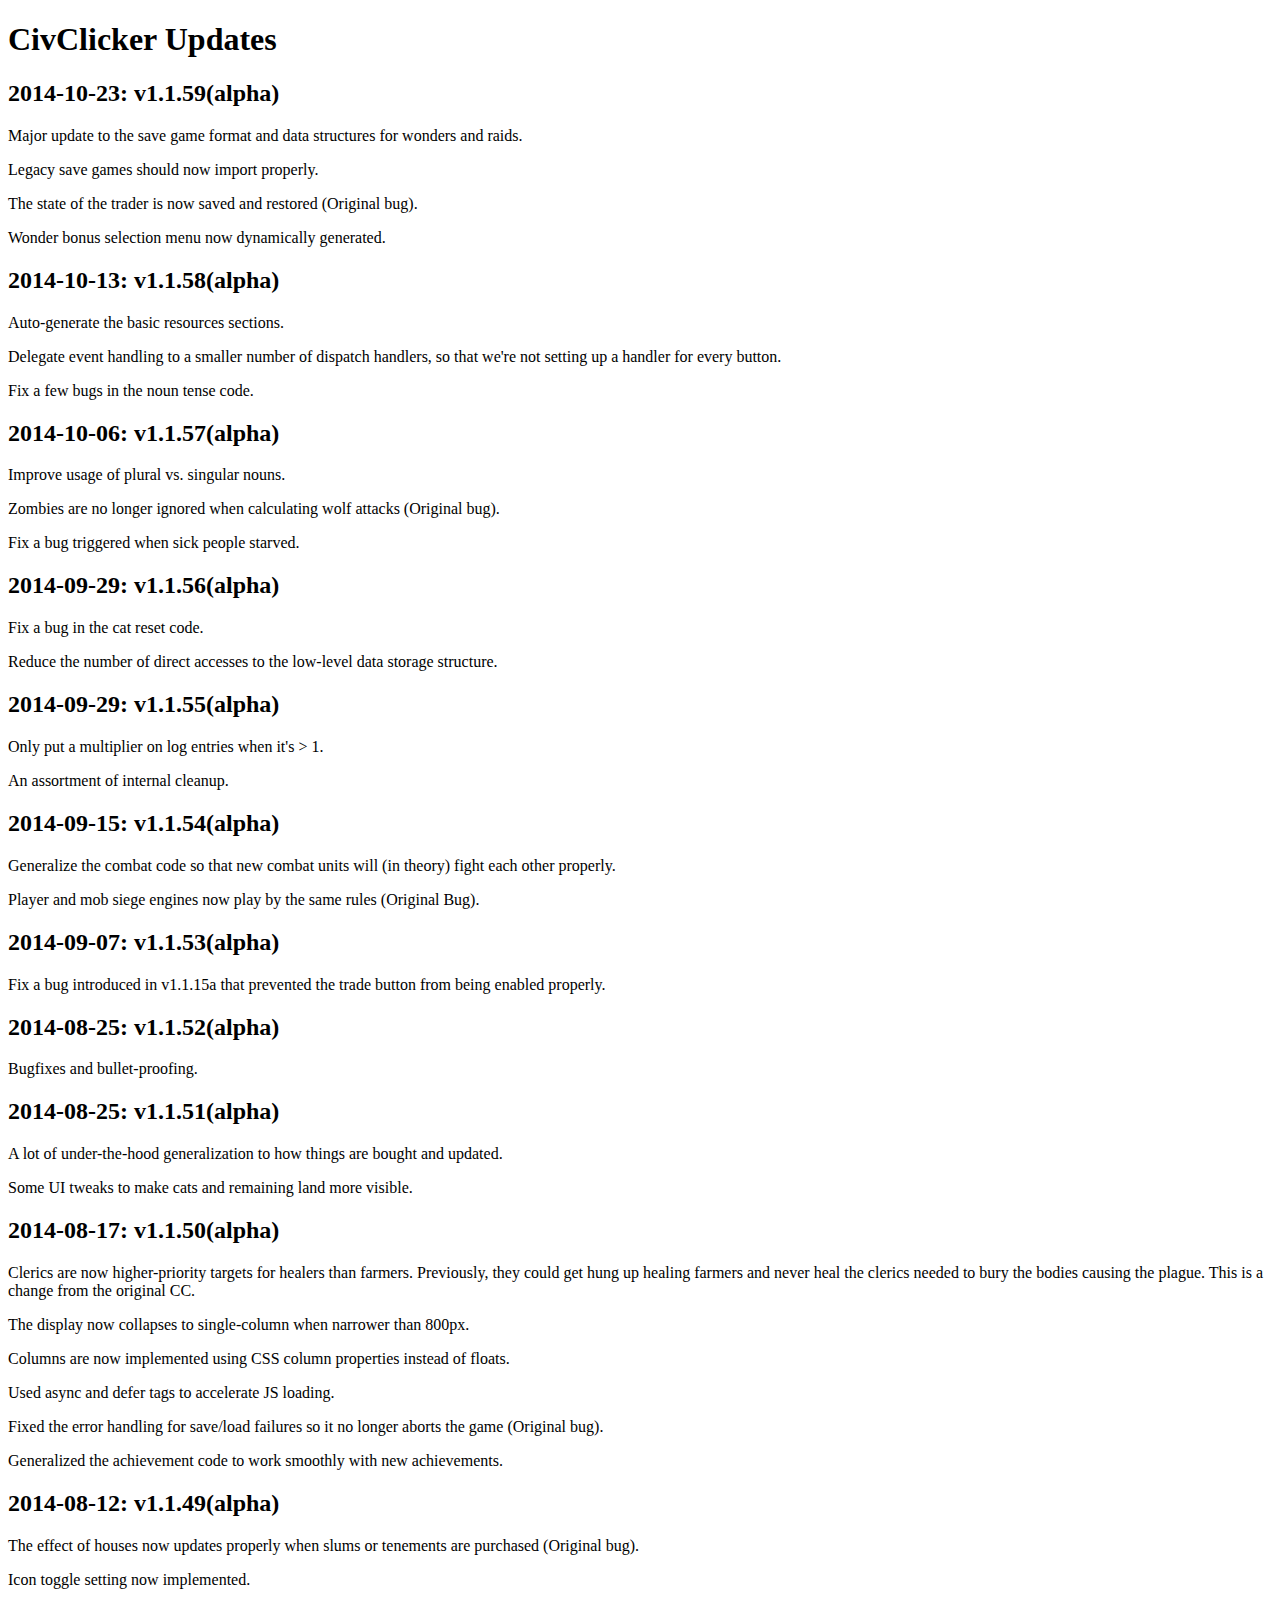
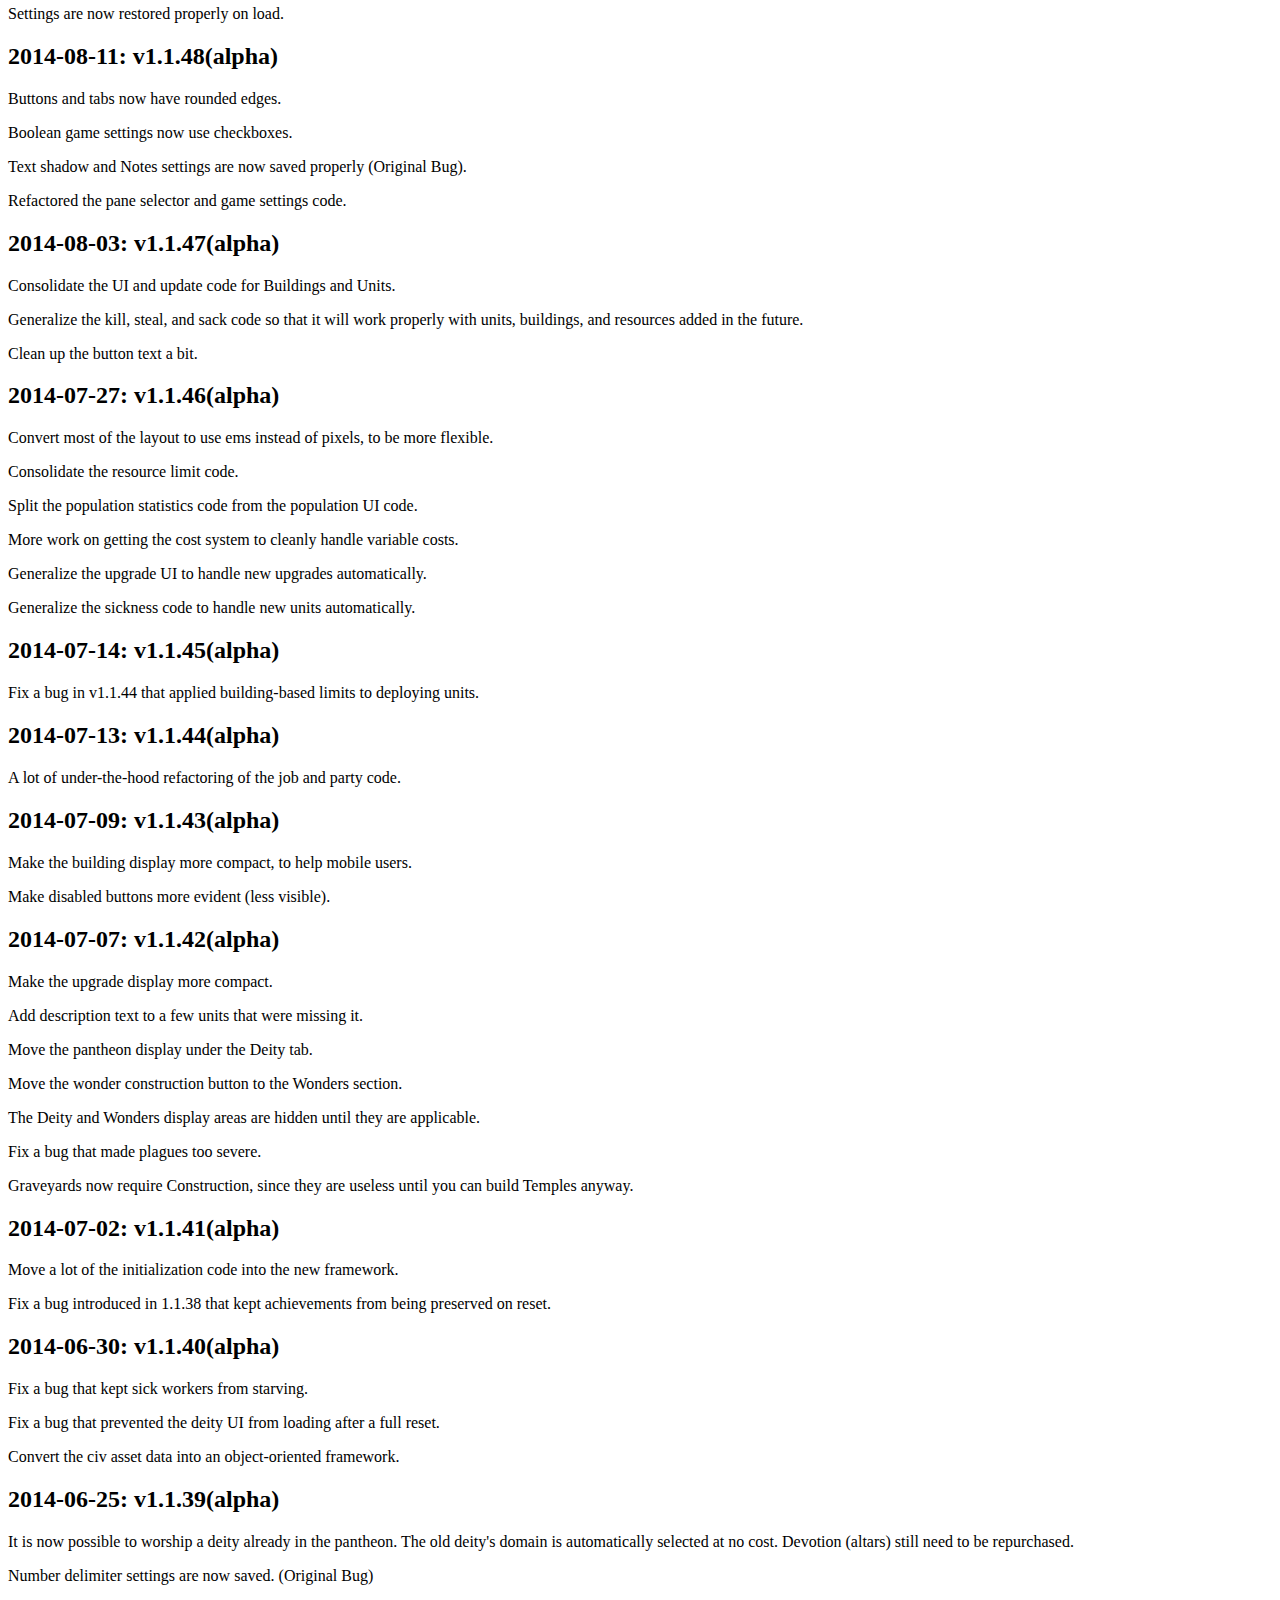
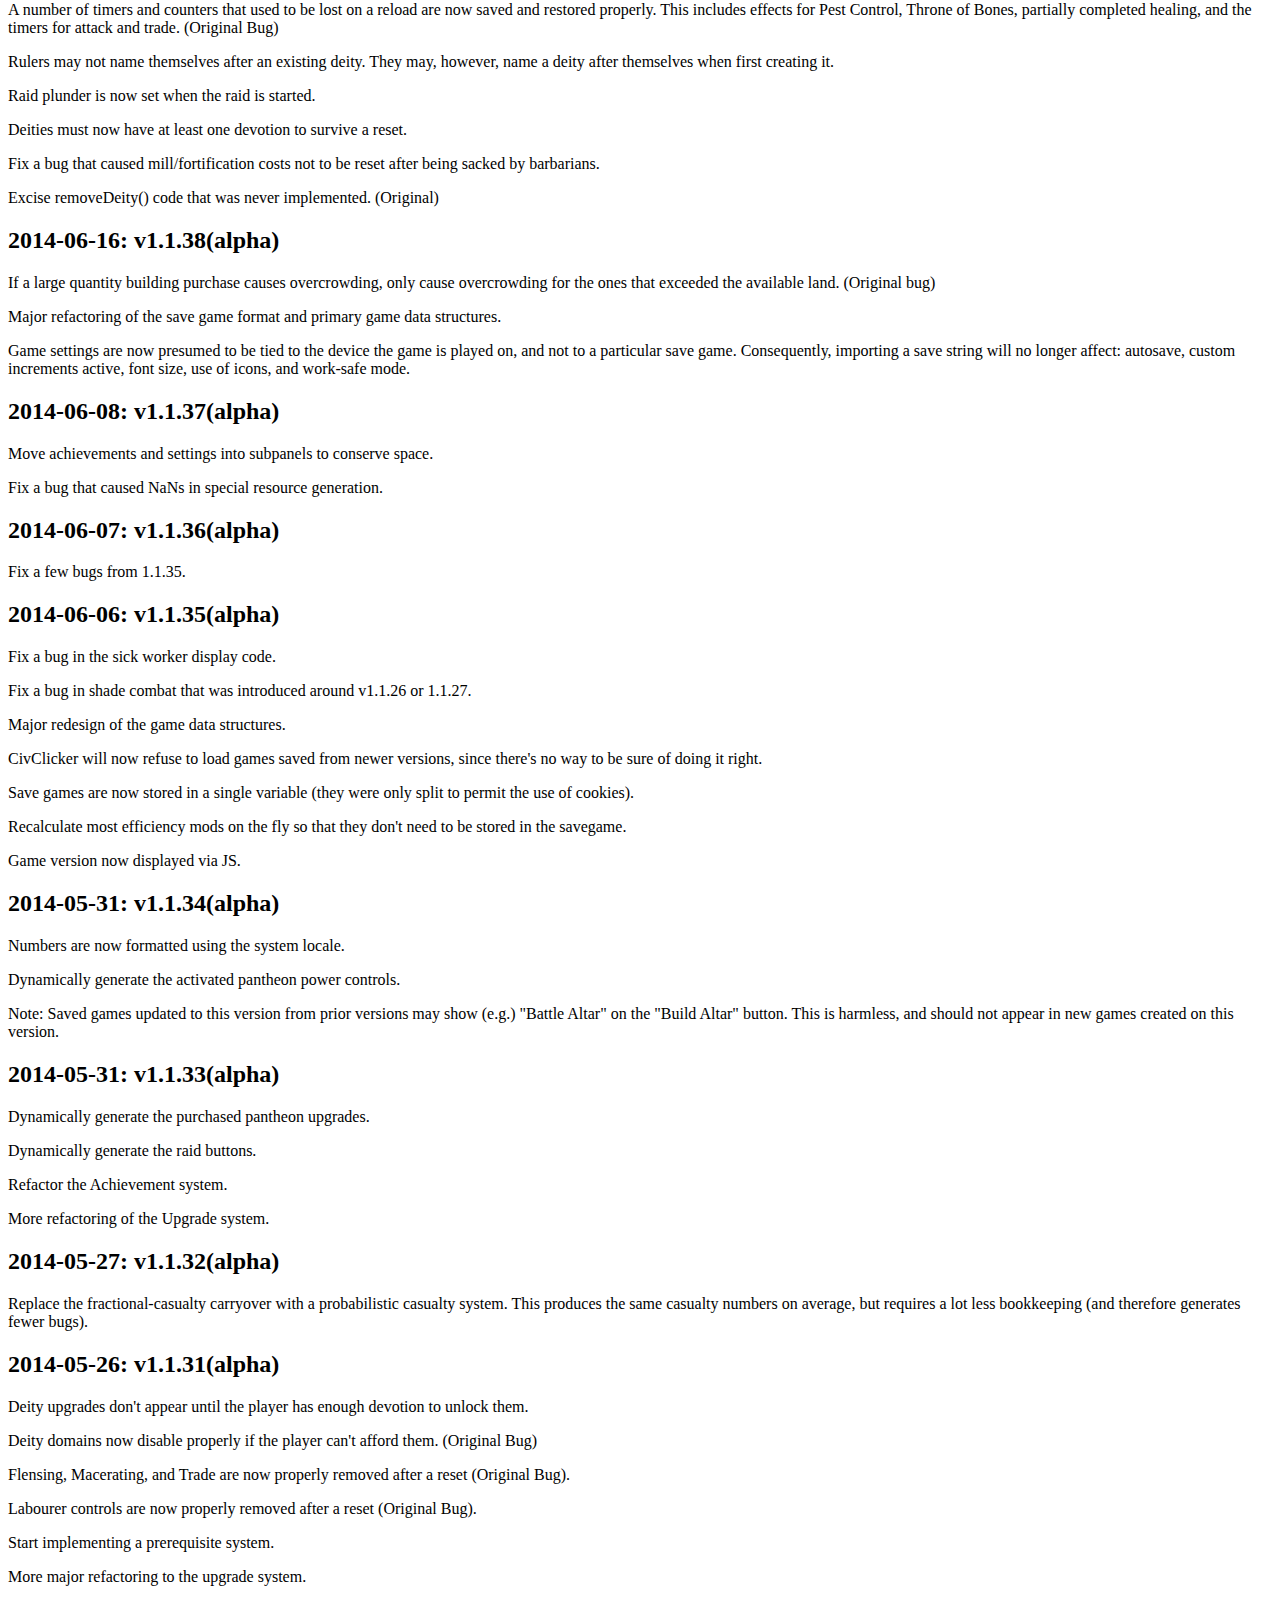
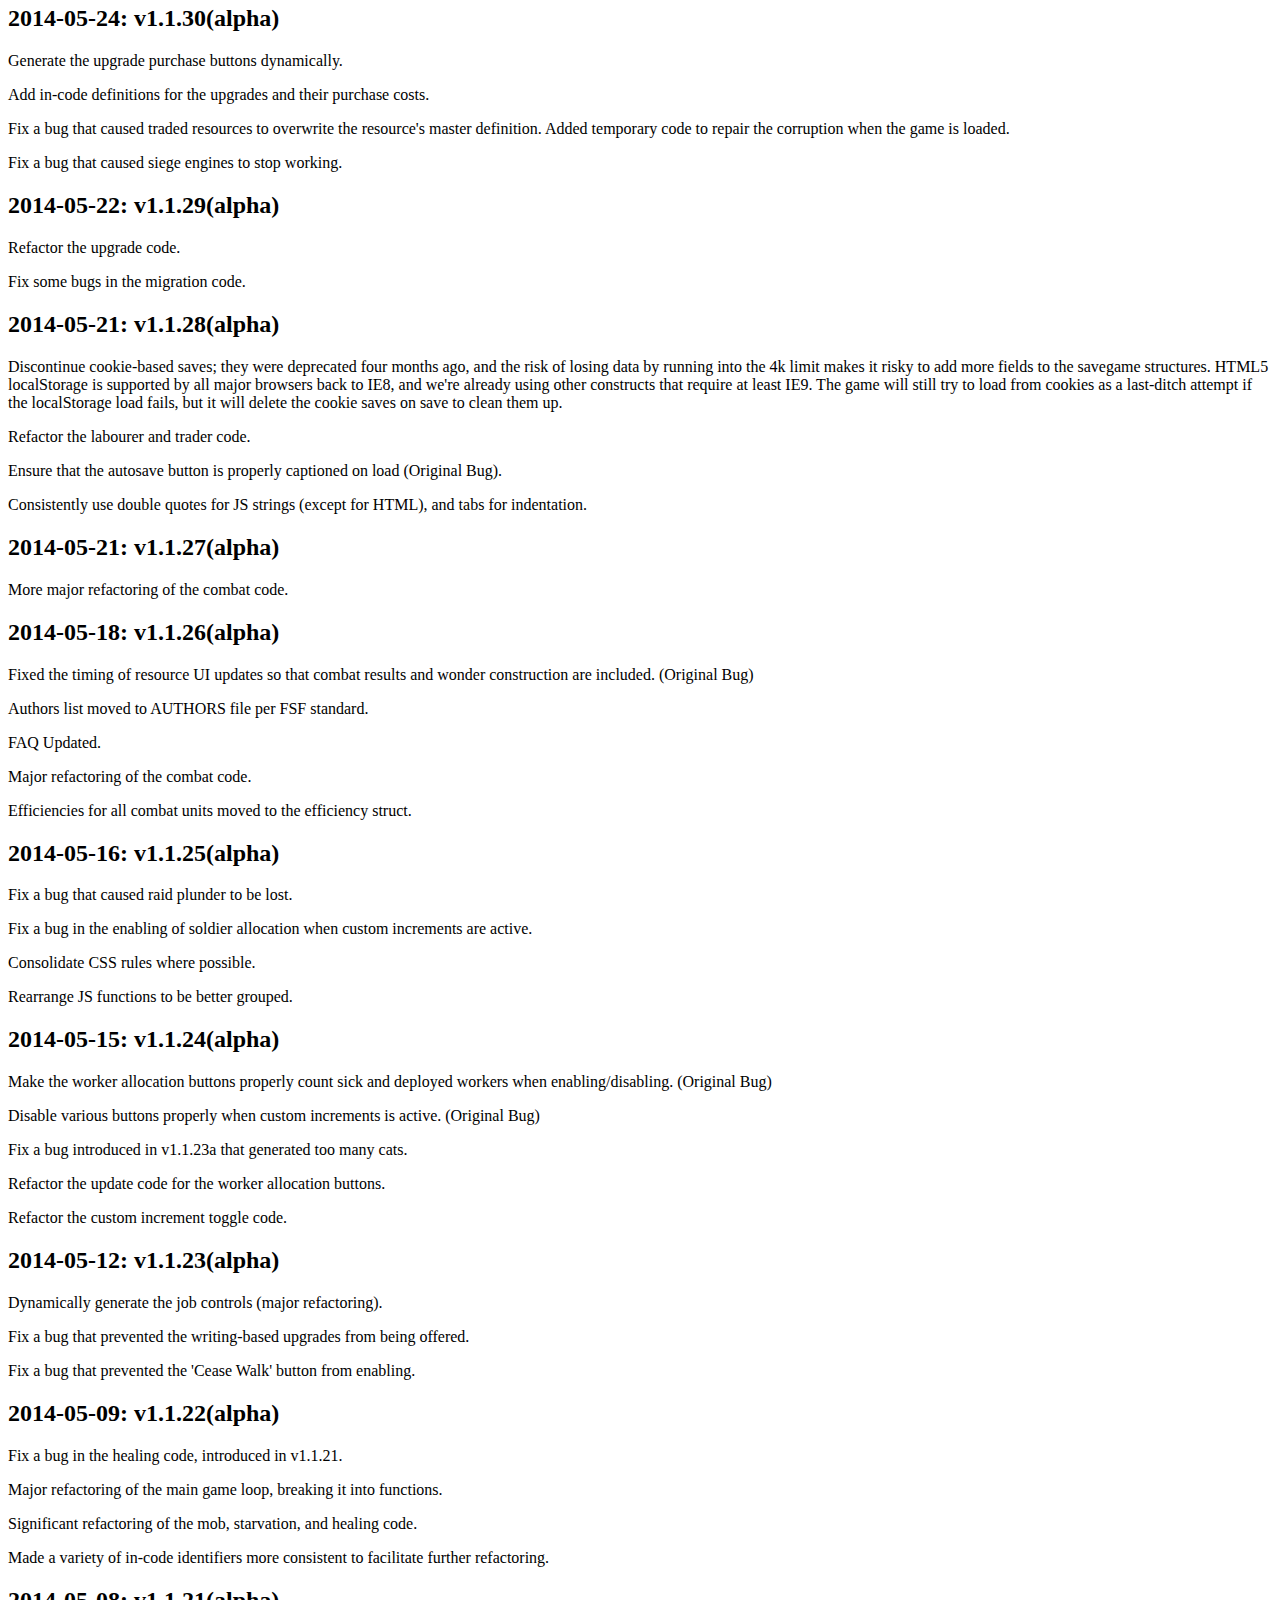
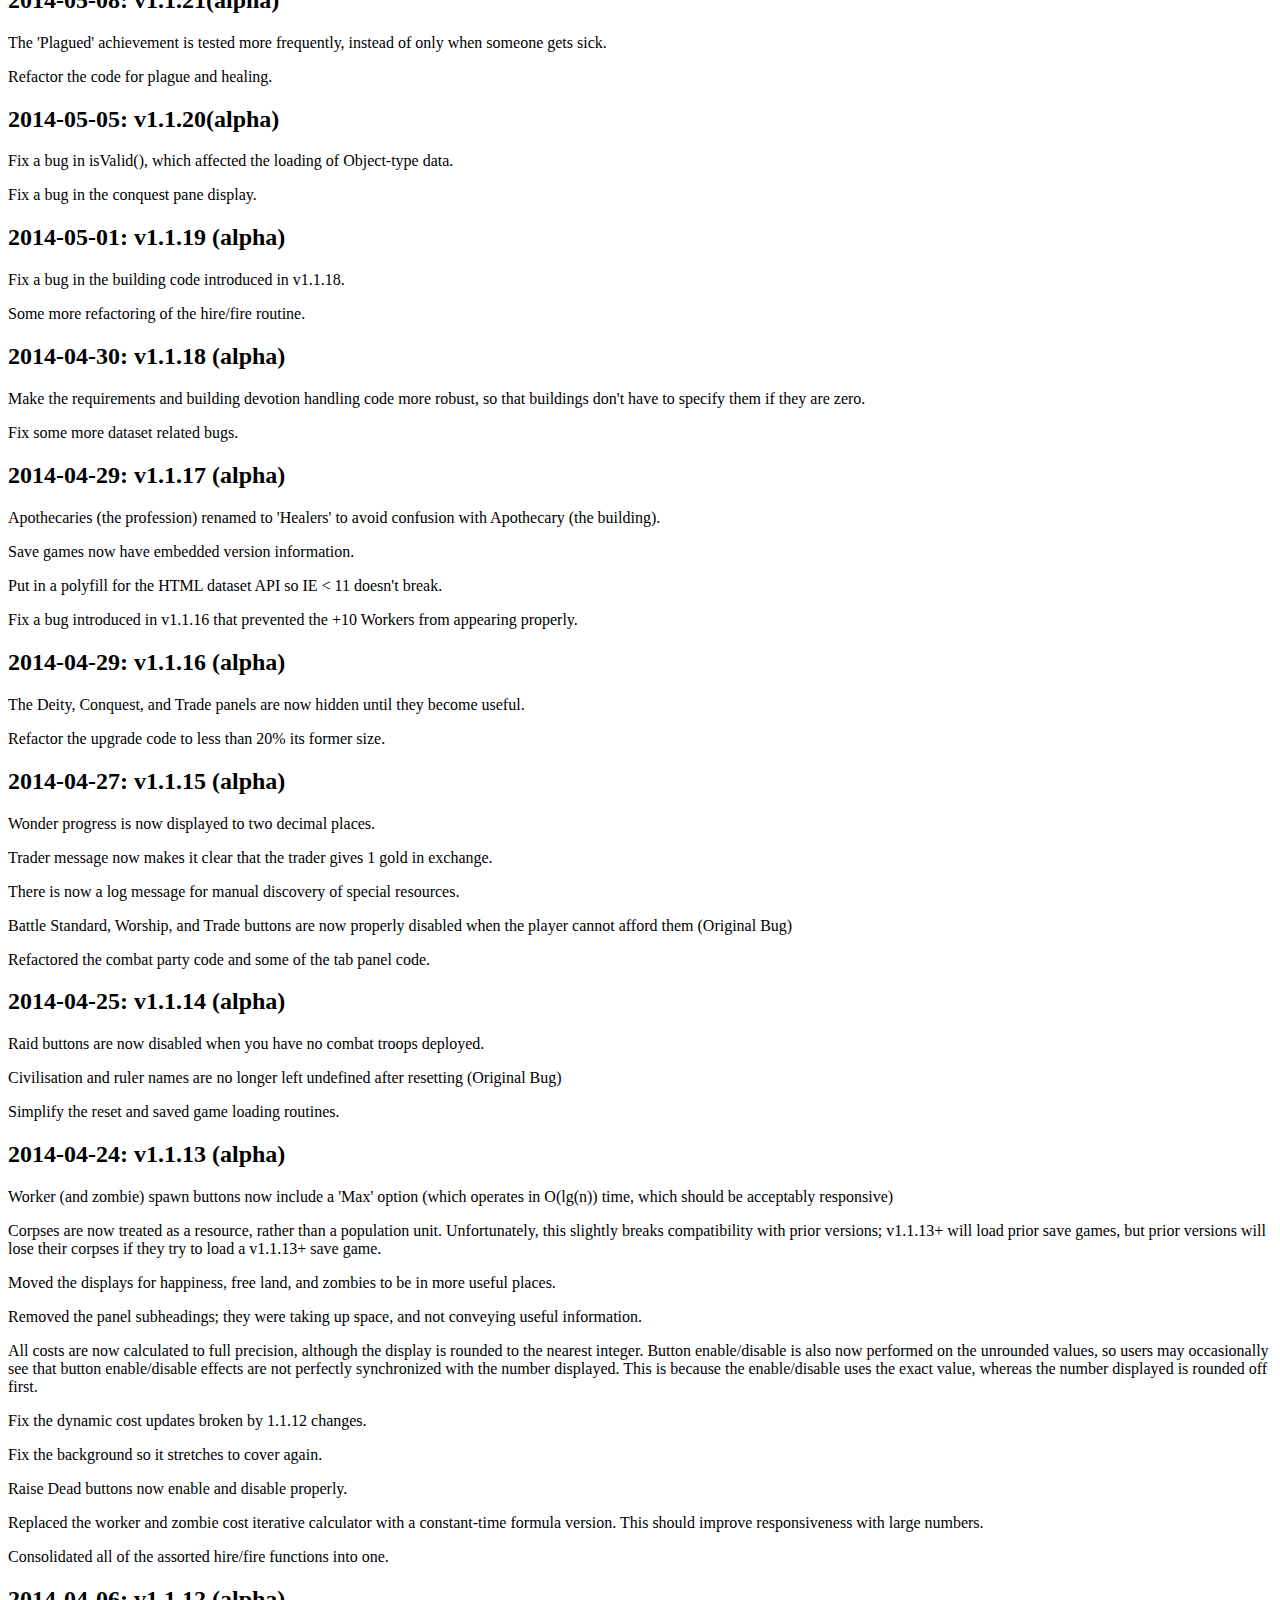
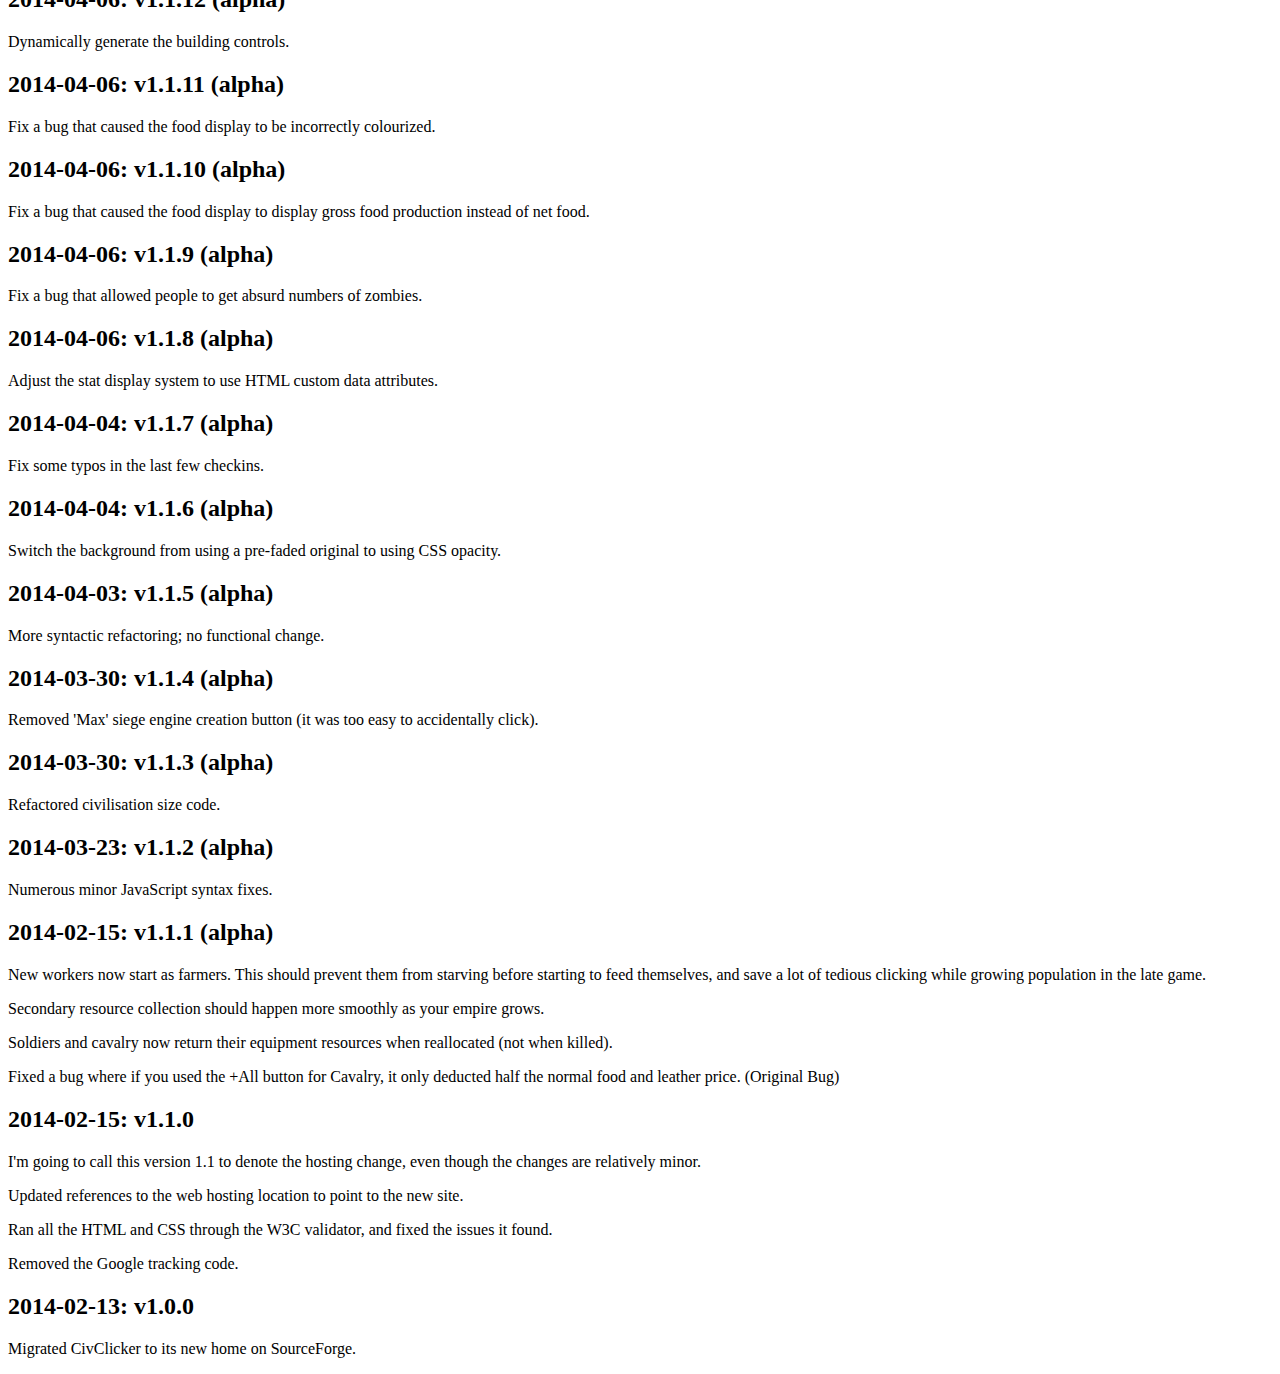
<file: updates_colcord.html>
<!DOCTYPE html>
<html xmlns="http://www.w3.org/1999/xhtml" xml:lang="en-gb" lang="en-gb">
<head>
    <title>CivClicker Updates</title>
    <meta http-equiv="Content-Type" content="text/html;charset=utf-8" />
</head>
<body>
<h1>CivClicker Updates</h1>
    <h2>2014-10-23: v1.1.59(alpha)</h2>
    <p>
        Major update to the save game format and data structures for wonders
        and raids.
    </p><p>
        Legacy save games should now import properly.
    </p><p>
        The state of the trader is now saved and restored (Original bug).
    </p><p>
        Wonder bonus selection menu now dynamically generated.
    </p>
    <h2>2014-10-13: v1.1.58(alpha)</h2>
    <p>
        Auto-generate the basic resources sections.
    </p><p>
        Delegate event handling to a smaller number of dispatch handlers, so
        that we're not setting up a handler for every button.
    </p><p>
        Fix a few bugs in the noun tense code.
    </p>
    <h2>2014-10-06: v1.1.57(alpha)</h2>
    <p>
        Improve usage of plural vs. singular nouns.
    </p><p>
        Zombies are no longer ignored when calculating wolf attacks (Original bug).
    </p><p>
        Fix a bug triggered when sick people starved.
    </p>
    <h2>2014-09-29: v1.1.56(alpha)</h2>
    <p>
        Fix a bug in the cat reset code.
    </p><p>
        Reduce the number of direct accesses to the low-level data storage structure.
    </p>
    <h2>2014-09-29: v1.1.55(alpha)</h2>
    <p>
        Only put a multiplier on log entries when it's &gt; 1.
    </p><p>
        An assortment of internal cleanup.
    </p>
    <h2>2014-09-15: v1.1.54(alpha)</h2>
    <p>
        Generalize the combat code so that new combat units will (in theory)
        fight each other properly.
    </p><p>
        Player and mob siege engines now play by the same rules (Original Bug).
    </p>
    <h2>2014-09-07: v1.1.53(alpha)</h2>
    <p>
        Fix a bug introduced in v1.1.15a that prevented the trade button from
        being enabled properly.
    </p>
    <h2>2014-08-25: v1.1.52(alpha)</h2>
    <p>
        Bugfixes and bullet-proofing.
    </p>
    <h2>2014-08-25: v1.1.51(alpha)</h2>
    <p>
        A lot of under-the-hood generalization to how things are bought and
        updated.
    </p><p>
        Some UI tweaks to make cats and remaining land more visible.
    </p>
    <h2>2014-08-17: v1.1.50(alpha)</h2>
    <p>
        Clerics are now higher-priority targets for healers than farmers.
        Previously, they could get hung up healing farmers and never heal the
        clerics needed to bury the bodies causing the plague.  This is a change
        from the original CC.
    </p><p>
        The display now collapses to single-column when narrower than 800px.
    </p><p>
        Columns are now implemented using CSS column properties instead of
        floats.
    </p><p>
        Used async and defer tags to accelerate JS loading.
    </p><p>
        Fixed the error handling for save/load failures so it no longer aborts
        the game (Original bug).
    </p><p>
        Generalized the achievement code to work smoothly with new
        achievements.
    </p>
    <h2>2014-08-12: v1.1.49(alpha)</h2>
    <p>
        The effect of houses now updates properly when slums or tenements are
        purchased (Original bug).
    </p><p>
        Icon toggle setting now implemented.
    </p><p>
        Settings are now restored properly on load.
    </p>
    <h2>2014-08-11: v1.1.48(alpha)</h2>
    <p>
        Buttons and tabs now have rounded edges.
    </p><p>
        Boolean game settings now use checkboxes.
    </p><p>
        Text shadow and Notes settings are now saved properly (Original Bug).
    </p><p>
        Refactored the pane selector and game settings code.
    </p>
    <h2>2014-08-03: v1.1.47(alpha)</h2>
    <p>
        Consolidate the UI and update code for Buildings and Units.
    </p><p>
        Generalize the kill, steal, and sack code so that it will work properly
        with units, buildings, and resources added in the future.
    </p><p>
        Clean up the button text a bit.
    </p>
    <h2>2014-07-27: v1.1.46(alpha)</h2>
    <p>
        Convert most of the layout to use ems instead of pixels, to be more flexible.
    </p><p>
        Consolidate the resource limit code.
    </p><p>
        Split the population statistics code from the population UI code.
    </p><p>
        More work on getting the cost system to cleanly handle variable costs.
    </p><p>
        Generalize the upgrade UI to handle new upgrades automatically.
    </p><p>
        Generalize the sickness code to handle new units automatically.
    </p>
    <h2>2014-07-14: v1.1.45(alpha)</h2>
    <p>
        Fix a bug in v1.1.44 that applied building-based limits to deploying units.
    </p>
    <h2>2014-07-13: v1.1.44(alpha)</h2>
    <p>
        A lot of under-the-hood refactoring of the job and party code.
    </p>
    <h2>2014-07-09: v1.1.43(alpha)</h2>
    <p>
        Make the building display more compact, to help mobile users.
    </p><p>
        Make disabled buttons more evident (less visible).
    </p>
    <h2>2014-07-07: v1.1.42(alpha)</h2>
    <p>
        Make the upgrade display more compact.
    </p><p>
        Add description text to a few units that were missing it.
    </p><p>
        Move the pantheon display under the Deity tab.
    </p><p>
        Move the wonder construction button to the Wonders section.
    </p><p>
        The Deity and Wonders display areas are hidden until they are applicable.
    </p><p>
        Fix a bug that made plagues too severe.
    </p><p>
        Graveyards now require Construction, since they are useless until you
        can build Temples anyway.
    </p>
    <h2>2014-07-02: v1.1.41(alpha)</h2>
    <p>
        Move a lot of the initialization code into the new framework.
    </p><p>
        Fix a bug introduced in 1.1.38 that kept achievements from being
        preserved on reset.
    </p>
    <h2>2014-06-30: v1.1.40(alpha)</h2>
    <p>
        Fix a bug that kept sick workers from starving.
    </p><p>
        Fix a bug that prevented the deity UI from loading after a full reset.
    </p><p>
        Convert the civ asset data into an object-oriented framework.
    </p>
    <h2>2014-06-25: v1.1.39(alpha)</h2>
    <p>
        It is now possible to worship a deity already in the pantheon.  The old
        deity's domain is automatically selected at no cost.  Devotion (altars)
        still need to be repurchased.
    </p><p>
        Number delimiter settings are now saved. (Original Bug)
    </p><p>
        A number of timers and counters that used to be lost on a reload are
        now saved and restored properly.  This includes effects for Pest
        Control, Throne of Bones, partially completed healing, and the timers
        for attack and trade. (Original Bug)
    </p><p>
        Rulers may not name themselves after an existing deity.  They may, 
        however, name a deity after themselves when first creating it.
    </p><p>
        Raid plunder is now set when the raid is started.
    </p><p>
        Deities must now have at least one devotion to survive a reset.
    </p><p>
        Fix a bug that caused mill/fortification costs not to be reset after
        being sacked by barbarians.
    </p><p>
        Excise removeDeity() code that was never implemented. (Original)
    </p>
    <h2>2014-06-16: v1.1.38(alpha)</h2>
    <p>
        If a large quantity building purchase causes overcrowding, only cause
        overcrowding for the ones that exceeded the available land. (Original bug)
    </p><p>
        Major refactoring of the save game format and primary game data structures.  
    </p><p>
        Game settings are now presumed to be tied to the device the game is
        played on, and not to a particular save game.  Consequently, importing
        a save string will no longer affect: autosave, custom increments active, 
        font size, use of icons, and work-safe mode.
    </p>
    <h2>2014-06-08: v1.1.37(alpha)</h2>
    <p>
        Move achievements and settings into subpanels to conserve space.
    </p><p>
        Fix a bug that caused NaNs in special resource generation.
    </p>
    <h2>2014-06-07: v1.1.36(alpha)</h2>
    <p>
        Fix a few bugs from 1.1.35.
    </p>
    <h2>2014-06-06: v1.1.35(alpha)</h2>
    <p>
        Fix a bug in the sick worker display code.
    </p><p>
        Fix a bug in shade combat that was introduced around v1.1.26 or 1.1.27.
    </p><p>
        Major redesign of the game data structures.
    </p><p>
        CivClicker will now refuse to load games saved from newer versions,
        since there's no way to be sure of doing it right.
    </p><p>
        Save games are now stored in a single variable (they were only split to
        permit the use of cookies).
    </p><p>
        Recalculate most efficiency mods on the fly so that they don't need to
        be stored in the savegame.
    </p><p>
        Game version now displayed via JS.
    </p>
    <h2>2014-05-31: v1.1.34(alpha)</h2>
    <p>
        Numbers are now formatted using the system locale.
    </p><p>
        Dynamically generate the activated pantheon power controls.
    </p><p>
        Note: Saved games updated to this version from prior versions may show
        (e.g.) "Battle Altar" on the "Build Altar" button.  This is harmless,
        and should not appear in new games created on this version.
    </p>
    <h2>2014-05-31: v1.1.33(alpha)</h2>
    <p>
        Dynamically generate the purchased pantheon upgrades.
    </p><p>
        Dynamically generate the raid buttons.
    </p><p>
        Refactor the Achievement system.
    </p><p>
        More refactoring of the Upgrade system.
    </p>
    <h2>2014-05-27: v1.1.32(alpha)</h2>
    <p>
        Replace the fractional-casualty carryover with a probabilistic casualty
        system.  This produces the same casualty numbers on average, but
        requires a lot less bookkeeping (and therefore generates fewer bugs).
    </p>
    <h2>2014-05-26: v1.1.31(alpha)</h2>
    <p>
        Deity upgrades don't appear until the player has enough devotion
        to unlock them.
    </p><p>
        Deity domains now disable properly if the player can't afford
        them. (Original Bug)
    </p><p>
        Flensing, Macerating, and Trade are now properly removed after a reset
        (Original Bug).
    </p><p>
        Labourer controls are now properly removed after a reset (Original Bug).
    </p><p>
        Start implementing a prerequisite system.
    </p><p>
        More major refactoring to the upgrade system.
    </p>
    <h2>2014-05-24: v1.1.30(alpha)</h2>
    <p>
        Generate the upgrade purchase buttons dynamically.
    </p><p>
        Add in-code definitions for the upgrades and their purchase costs.
    </p><p>
        Fix a bug that caused traded resources to overwrite the resource's
        master definition.  Added temporary code to repair the corruption 
        when the game is loaded.
    </p><p>
        Fix a bug that caused siege engines to stop working.
    </p>
    <h2>2014-05-22: v1.1.29(alpha)</h2>
    <p>
        Refactor the upgrade code.
    </p><p>
        Fix some bugs in the migration code.
    </p>
    <h2>2014-05-21: v1.1.28(alpha)</h2>
    <p>
        Discontinue cookie-based saves; they were deprecated four months ago,
        and the risk of losing data by running into the 4k limit makes it risky
        to add more fields to the savegame structures.  HTML5 localStorage is 
        supported by all major browsers back to IE8, and we're already using
        other constructs that require at least IE9.  The game will still try to
        load from cookies as a last-ditch attempt if the localStorage load fails,
        but it will delete the cookie saves on save to clean them up.
    </p><p>
        Refactor the labourer and trader code.
    </p><p>
        Ensure that the autosave button is properly captioned on load (Original Bug).
    </p><p>
        Consistently use double quotes for JS strings (except for HTML), and
        tabs for indentation.
    </p>
    <h2>2014-05-21: v1.1.27(alpha)</h2>
    <p>
        More major refactoring of the combat code.
    </p>
    <h2>2014-05-18: v1.1.26(alpha)</h2>
    <p>
        Fixed the timing of resource UI updates so that combat results and
        wonder construction are included. (Original Bug)
    </p><p>
        Authors list moved to AUTHORS file per FSF standard.
    </p><p>
        FAQ Updated.
    </p><p>
        Major refactoring of the combat code.
    </p><p>
        Efficiencies for all combat units moved to the efficiency struct.
    </p>
    <h2>2014-05-16: v1.1.25(alpha)</h2>
    <p>
        Fix a bug that caused raid plunder to be lost.
    </p><p>
        Fix a bug in the enabling of soldier allocation when custom increments
        are active.
    </p><p>
        Consolidate CSS rules where possible.
    </p><p>
        Rearrange JS functions to be better grouped.
    </p>

    <h2>2014-05-15: v1.1.24(alpha)</h2>
    <p>
        Make the worker allocation buttons properly count sick and deployed
        workers when enabling/disabling.  (Original Bug)
    </p><p>
        Disable various buttons properly when custom increments is
        active.  (Original Bug)
    </p><p>
        Fix a bug introduced in v1.1.23a that generated too many cats.
    </p><p>
        Refactor the update code for the worker allocation buttons.
    </p><p>
        Refactor the custom increment toggle code.
    </p>
    <h2>2014-05-12: v1.1.23(alpha)</h2>
    <p>
        Dynamically generate the job controls (major refactoring).
    </p><p>
        Fix a bug that prevented the writing-based upgrades from being
        offered.
    </p><p>
        Fix a bug that prevented the 'Cease Walk' button from enabling.
    </p>
    <h2>2014-05-09: v1.1.22(alpha)</h2>
    <p>
        Fix a bug in the healing code, introduced in v1.1.21.
    </p><p>
        Major refactoring of the main game loop, breaking it into functions.
    </p><p>
        Significant refactoring of the mob, starvation, and healing code.
    </p><p>
        Made a variety of in-code identifiers more consistent to facilitate further refactoring.
    </p>
    <h2>2014-05-08: v1.1.21(alpha)</h2>
    <p>
        The 'Plagued' achievement is tested more frequently, instead of only
        when someone gets sick.
    </p><p>
        Refactor the code for plague and healing.
    </p>
    <h2>2014-05-05: v1.1.20(alpha)</h2>
    <p>
        Fix a bug in isValid(), which affected the loading of Object-type data.
    </p><p>
        Fix a bug in the conquest pane display.
    </p>
    <h2>2014-05-01: v1.1.19 (alpha)</h2>
    <p>
        Fix a bug in the building code introduced in v1.1.18.
    </p><p>
        Some more refactoring of the hire/fire routine.
    </p>
    <h2>2014-04-30: v1.1.18 (alpha)</h2>
    <p>
        Make the requirements and building devotion handling code more robust,
        so that buildings don't have to specify them if they are zero.
    </p><p>
        Fix some more dataset related bugs.
    </p>
    <h2>2014-04-29: v1.1.17 (alpha)</h2>
    <p>
        Apothecaries (the profession) renamed to 'Healers' to avoid confusion with
        Apothecary (the building).
    </p><p>
        Save games now have embedded version information.
    </p><p>
        Put in a polyfill for the HTML dataset API so IE &lt; 11 doesn't break.
    </p><p>
        Fix a bug introduced in v1.1.16 that prevented the +10 Workers from
        appearing properly.
    </p>
    <h2>2014-04-29: v1.1.16 (alpha)</h2>
    <p>
        The Deity, Conquest, and Trade panels are now hidden until they
        become useful.
    </p><p>
        Refactor the upgrade code to less than 20% its former size.
    </p>
    <h2>2014-04-27: v1.1.15 (alpha)</h2>
    <p>
        Wonder progress is now displayed to two decimal places.
    </p><p>
        Trader message now makes it clear that the trader gives 1 gold in
        exchange.
    </p><p>
        There is now a log message for manual discovery of special resources.
    </p><p>
        Battle Standard, Worship, and Trade buttons are now properly disabled
        when the player cannot afford them (Original Bug)
    </p><p>
        Refactored the combat party code and some of the tab panel code.
    </p>
    <h2>2014-04-25: v1.1.14 (alpha)</h2>
    <p>
        Raid buttons are now disabled when you have no combat troops deployed.
    </p><p>
        Civilisation and ruler names are no longer left undefined after
        resetting (Original Bug)
    </p><p>
        Simplify the reset and saved game loading routines.
    </p>
    <h2>2014-04-24: v1.1.13 (alpha)</h2>
    <p>
        Worker (and zombie) spawn buttons now include a 'Max' option (which
        operates in O(lg(n)) time, which should be acceptably responsive)
    </p><p>
        Corpses are now treated as a resource, rather than a population unit.
        Unfortunately, this slightly breaks compatibility with prior versions;
        v1.1.13+ will load prior save games, but prior versions will lose their
        corpses if they try to load a v1.1.13+ save game.
    </p><p>
        Moved the displays for happiness, free land, and zombies to be in more 
        useful places.
    </p><p>
        Removed the panel subheadings; they were taking up space, and not
        conveying useful information.
    </p><p>
        All costs are now calculated to full precision, although the display is
        rounded to the nearest integer.  Button enable/disable is also now
        performed on the unrounded values, so users may occasionally see that
        button enable/disable effects are not perfectly synchronized with the
        number displayed.  This is because the enable/disable uses the exact
        value, whereas the number displayed is rounded off first.
    </p><p>
        Fix the dynamic cost updates broken by 1.1.12 changes.
    </p><p>
        Fix the background so it stretches to cover again.
    </p><p>
        Raise Dead buttons now enable and disable properly.
    </p><p>
        Replaced the worker and zombie cost iterative calculator with a
        constant-time formula version.  This should improve responsiveness
        with large numbers.
    </p><p>
        Consolidated all of the assorted hire/fire functions into one.
    </p>
    <h2>2014-04-06: v1.1.12 (alpha)</h2>
    <p>
        Dynamically generate the building controls.
    </p>
    <h2>2014-04-06: v1.1.11 (alpha)</h2>
    <p>
        Fix a bug that caused the food display to be incorrectly colourized.
    </p>
    <h2>2014-04-06: v1.1.10 (alpha)</h2>
    <p>
        Fix a bug that caused the food display to display gross food production instead of
        net food.
    </p>
    <h2>2014-04-06: v1.1.9 (alpha)</h2>
    <p>
        Fix a bug that allowed people to get absurd numbers of zombies.
    </p>
    <h2>2014-04-06: v1.1.8 (alpha)</h2>
    <p>
        Adjust the stat display system to use HTML custom data attributes.
    </p>
    <h2>2014-04-04: v1.1.7 (alpha)</h2>
    <p>
        Fix some typos in the last few checkins.
    </p>
    <h2>2014-04-04: v1.1.6 (alpha)</h2>
    <p>
        Switch the background from using a pre-faded original to using CSS
        opacity.
    </p>
    <h2>2014-04-03: v1.1.5 (alpha)</h2>
    <p>
        More syntactic refactoring; no functional change.
    </p>
    <h2>2014-03-30: v1.1.4 (alpha)</h2>
    <p>
        Removed 'Max' siege engine creation button 
        (it was too easy to accidentally click).
    </p>
    <h2>2014-03-30: v1.1.3 (alpha)</h2>
    <p>
        Refactored civilisation size code.
    </p>
    <h2>2014-03-23: v1.1.2 (alpha)</h2>
    <p>
        Numerous minor JavaScript syntax fixes.
    </p>
    <h2>2014-02-15: v1.1.1 (alpha)</h2>
    <p>
        New workers now start as farmers.  This should prevent them from
        starving before starting to feed themselves, and save a lot of tedious
        clicking while growing population in the late game.
    </p><p>
        Secondary resource collection should happen more smoothly as your
        empire grows.
    </p><p>
        Soldiers and cavalry now return their equipment resources when
        reallocated (not when killed).
    </p><p>
        Fixed a bug where if you used the +All button for Cavalry, it only
        deducted half the normal food and leather price. (Original Bug)
    </p>
    <h2>2014-02-15: v1.1.0</h2>
    <p>
        I'm going to call this version 1.1 to denote the hosting change, even
        though the changes are relatively minor.
    </p><p>
        Updated references to the web hosting location to point to the new
        site.
    </p><p>
        Ran all the HTML and CSS through the W3C validator, and fixed the
        issues it found.
    </p><p>
        Removed the Google tracking code.
    </p>
    <h2>2014-02-13: v1.0.0</h2>
    <p>
        Migrated CivClicker to its new home on SourceForge.
    </p>
</body>
</html>
</file>
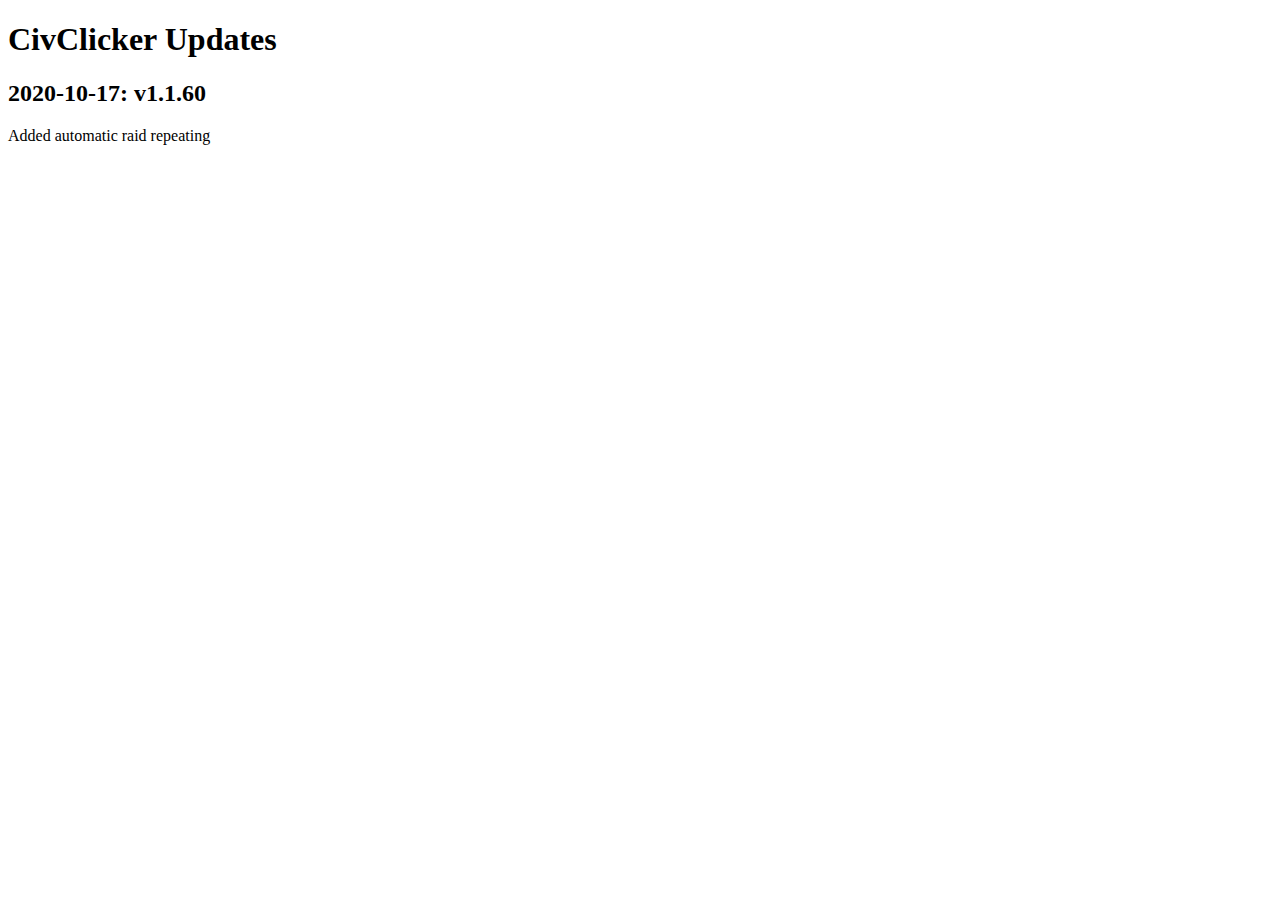
<file: updates_depressivecherry.html>
<!DOCTYPE html>
<html xmlns="http://www.w3.org/1999/xhtml" xml:lang="en-gb" lang="en-gb">
<head>
    <title>CivClicker Updates</title>
    <meta http-equiv="Content-Type" content="text/html;charset=utf-8" />
</head>
<body>
<h1>CivClicker Updates</h1>
    <h2>2020-10-17: v1.1.60</h2>
    <p>
        Added automatic raid repeating 
    </p>
</body>
</html>
</file>
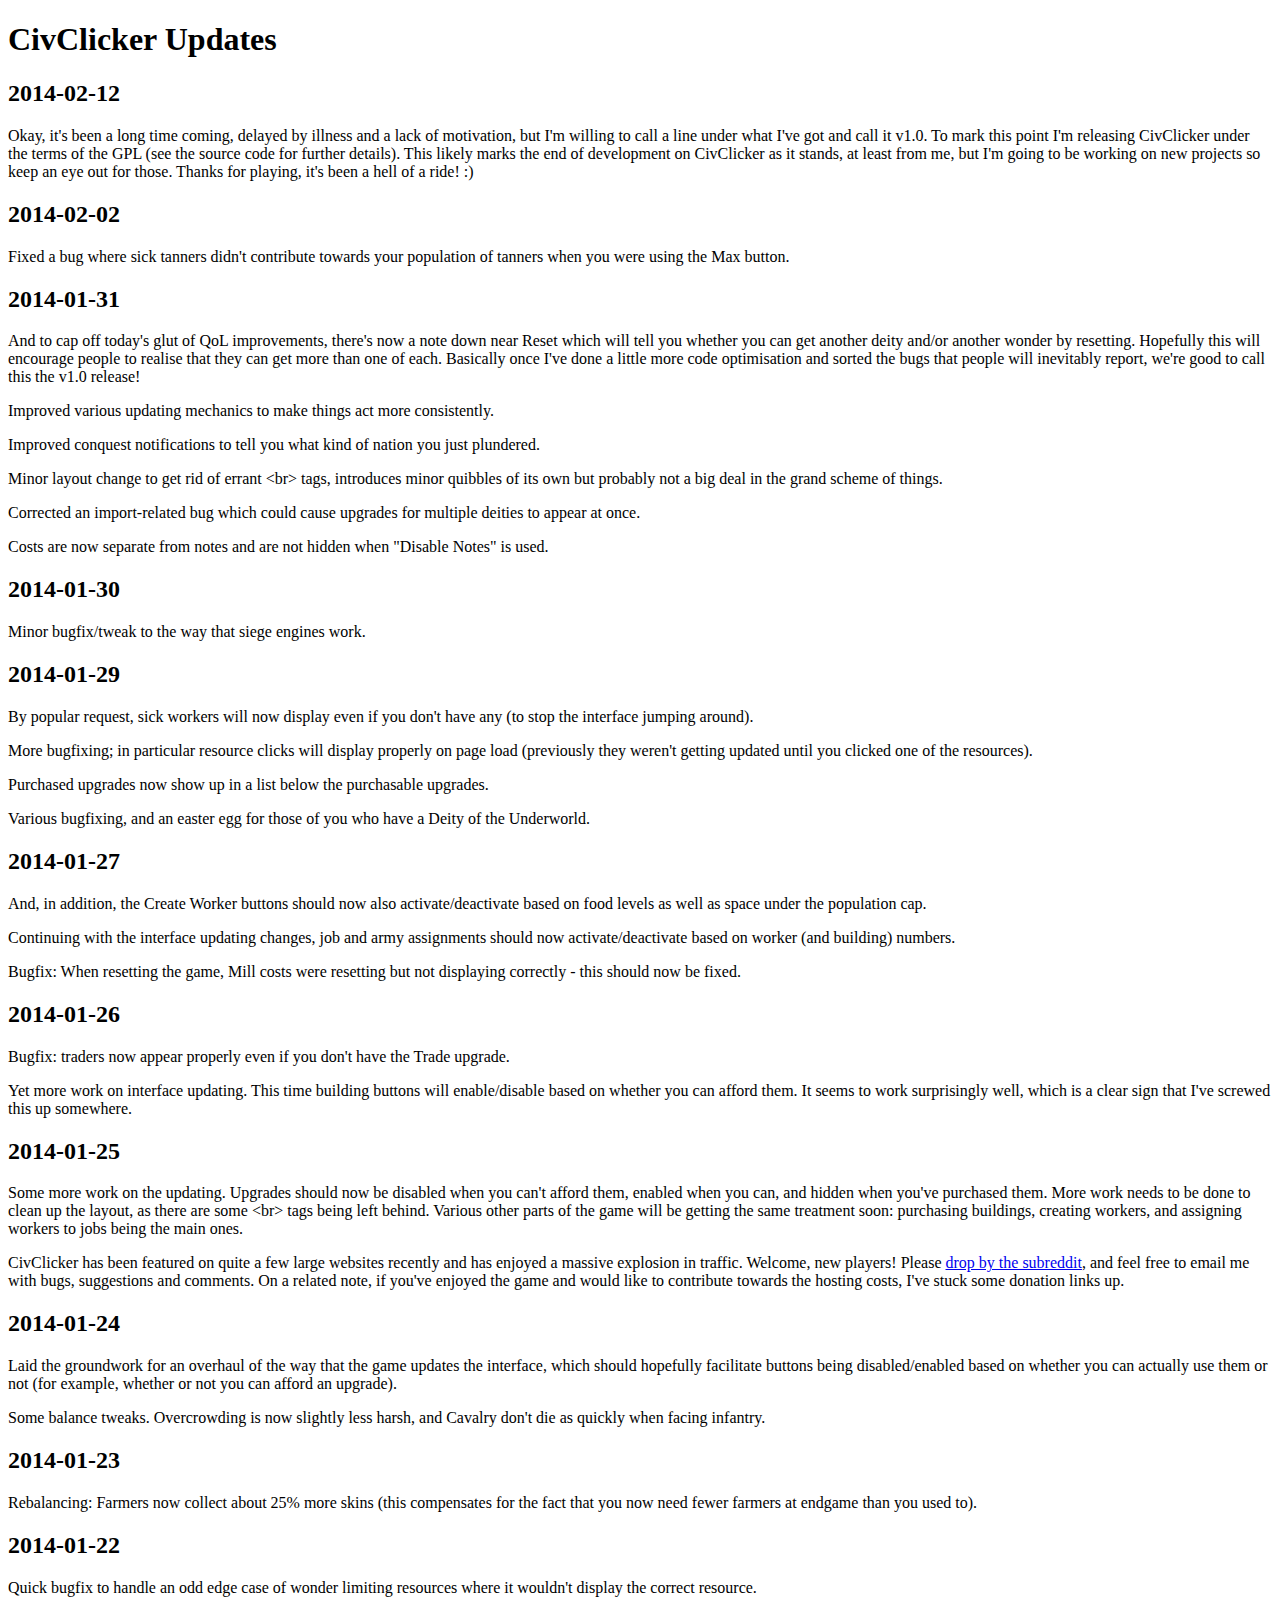
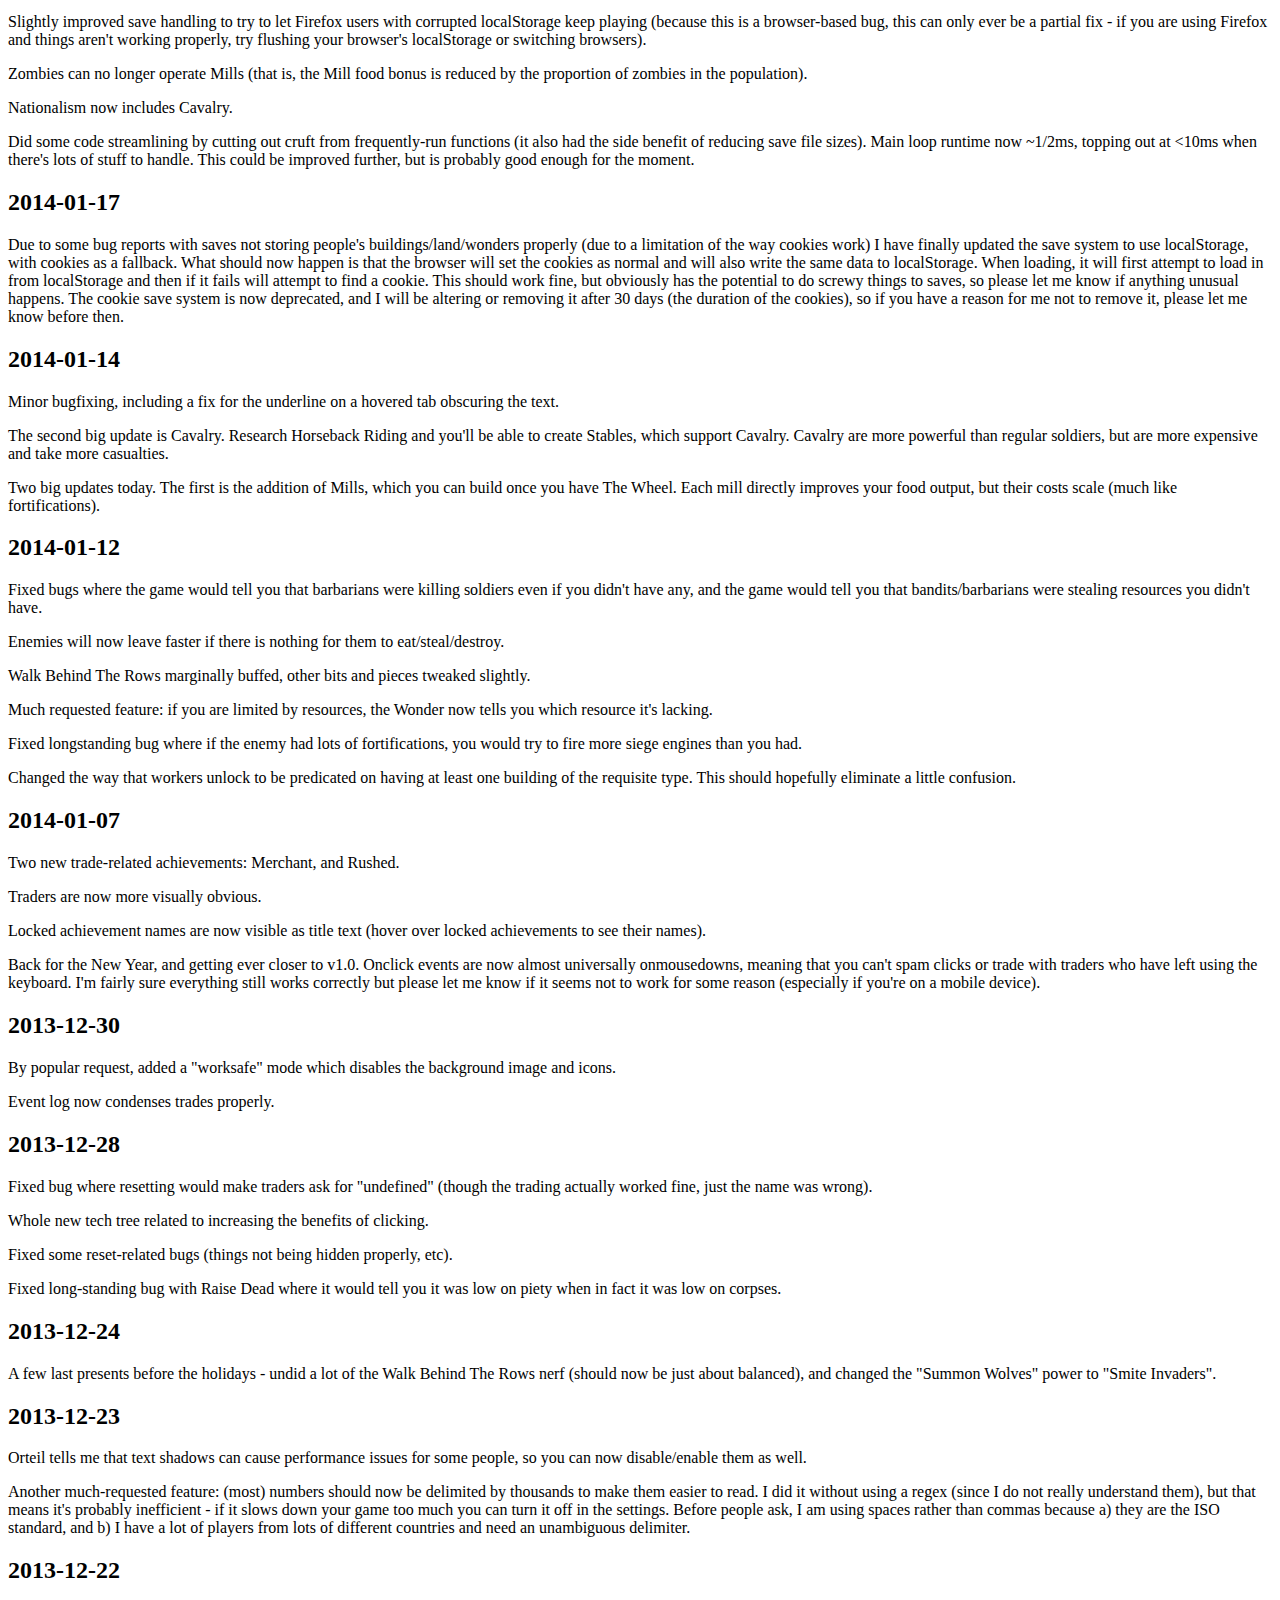
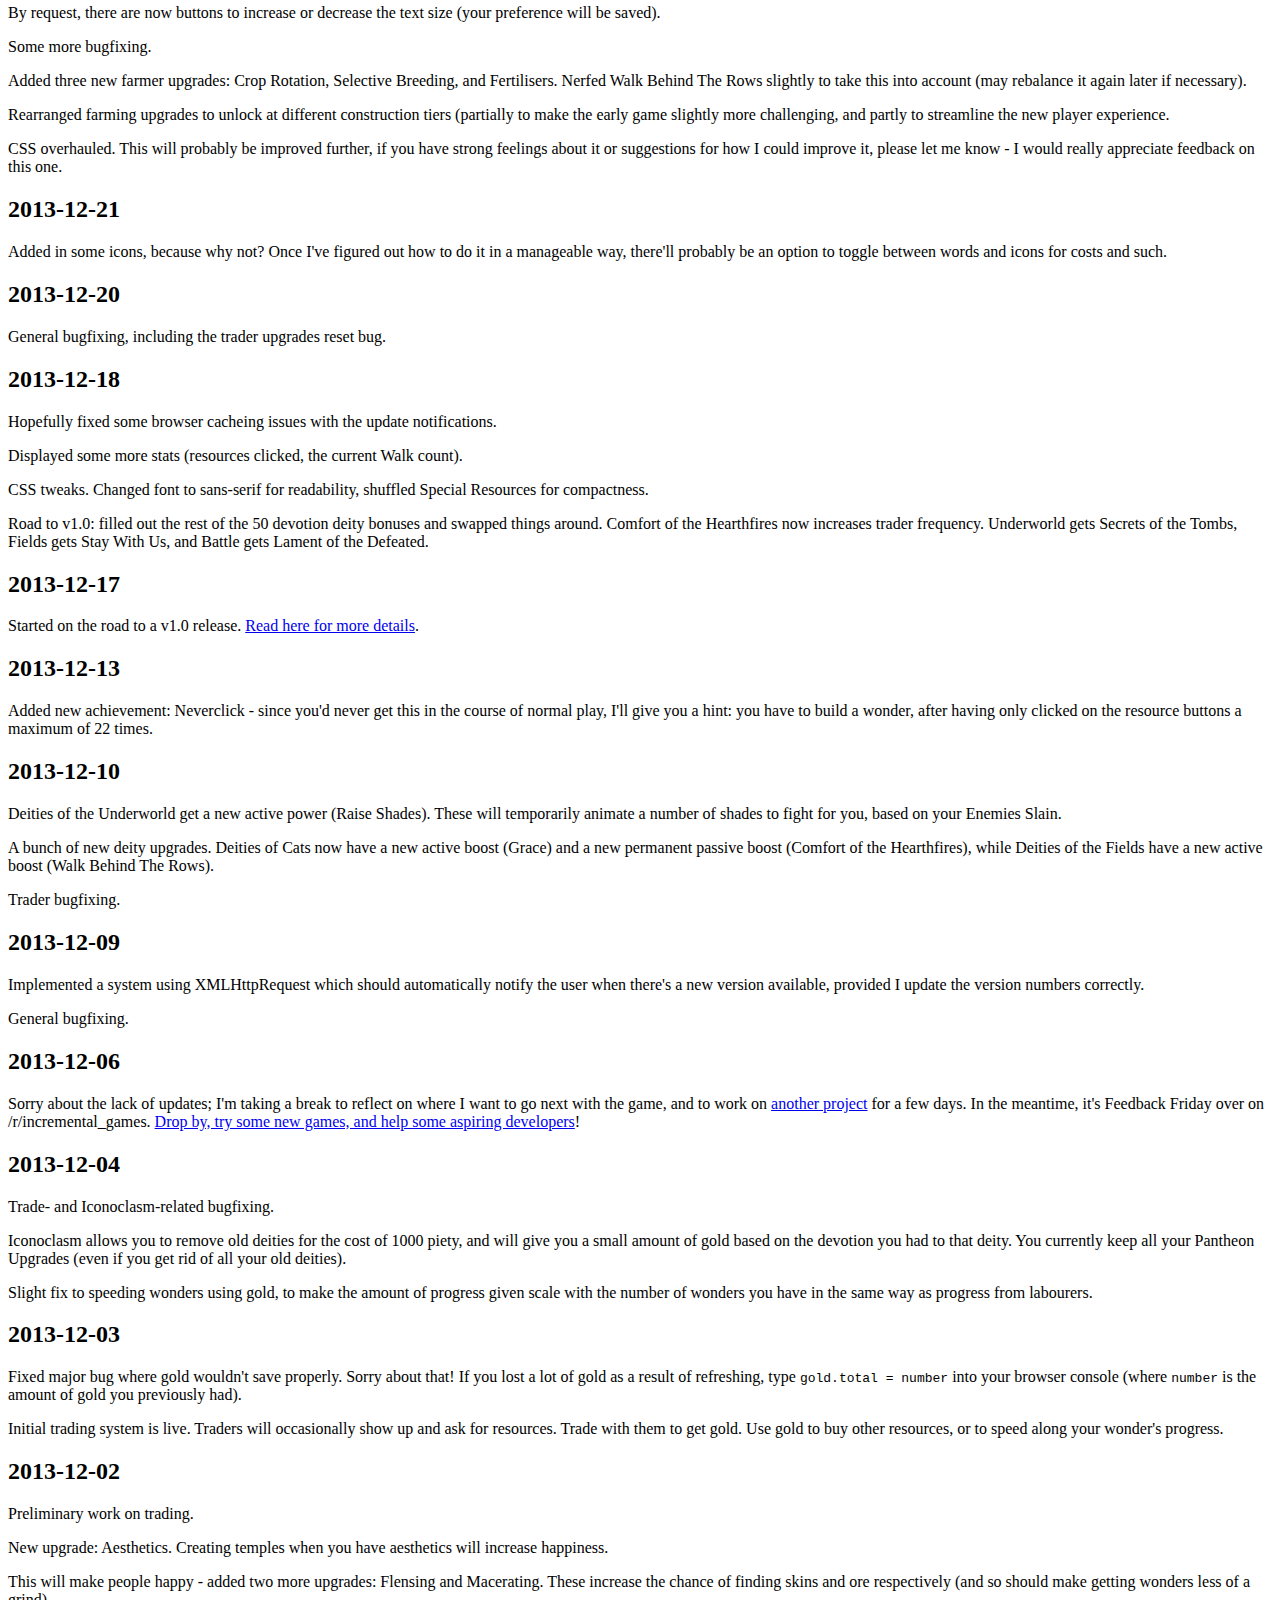
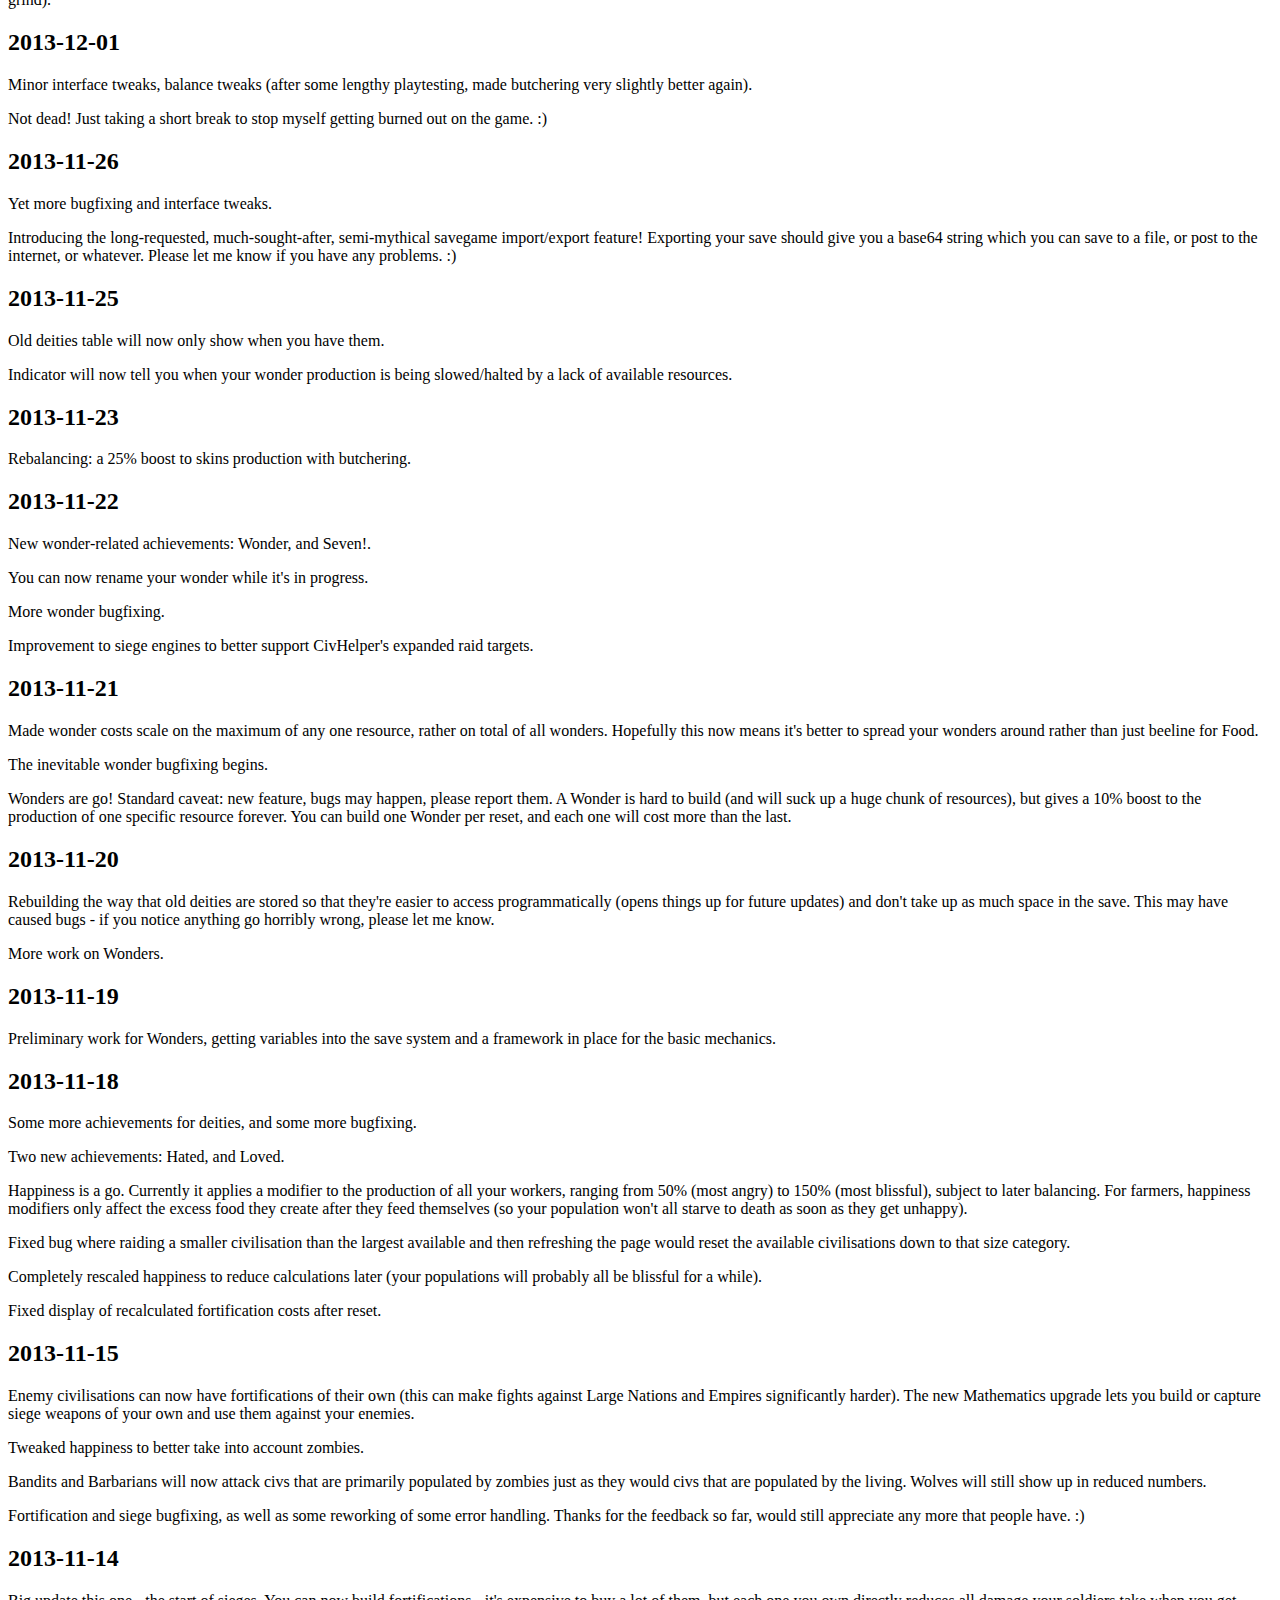
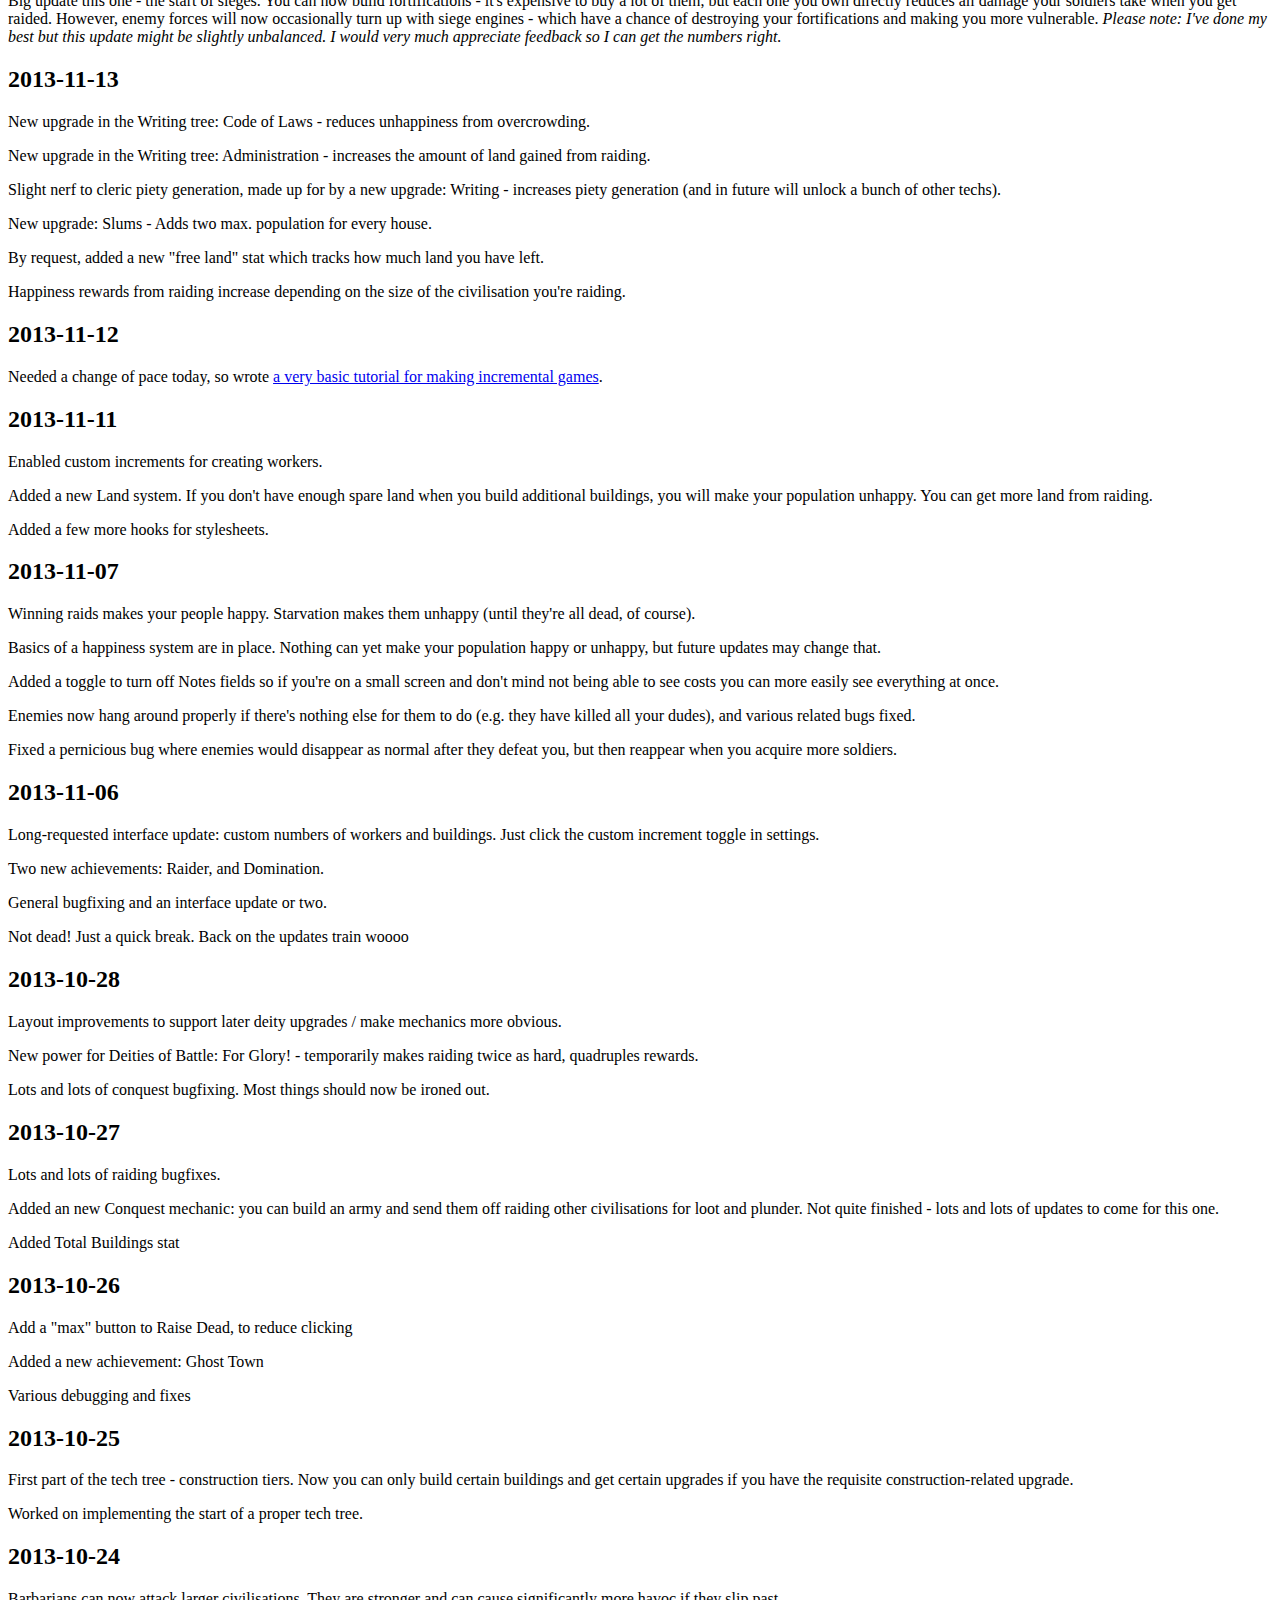
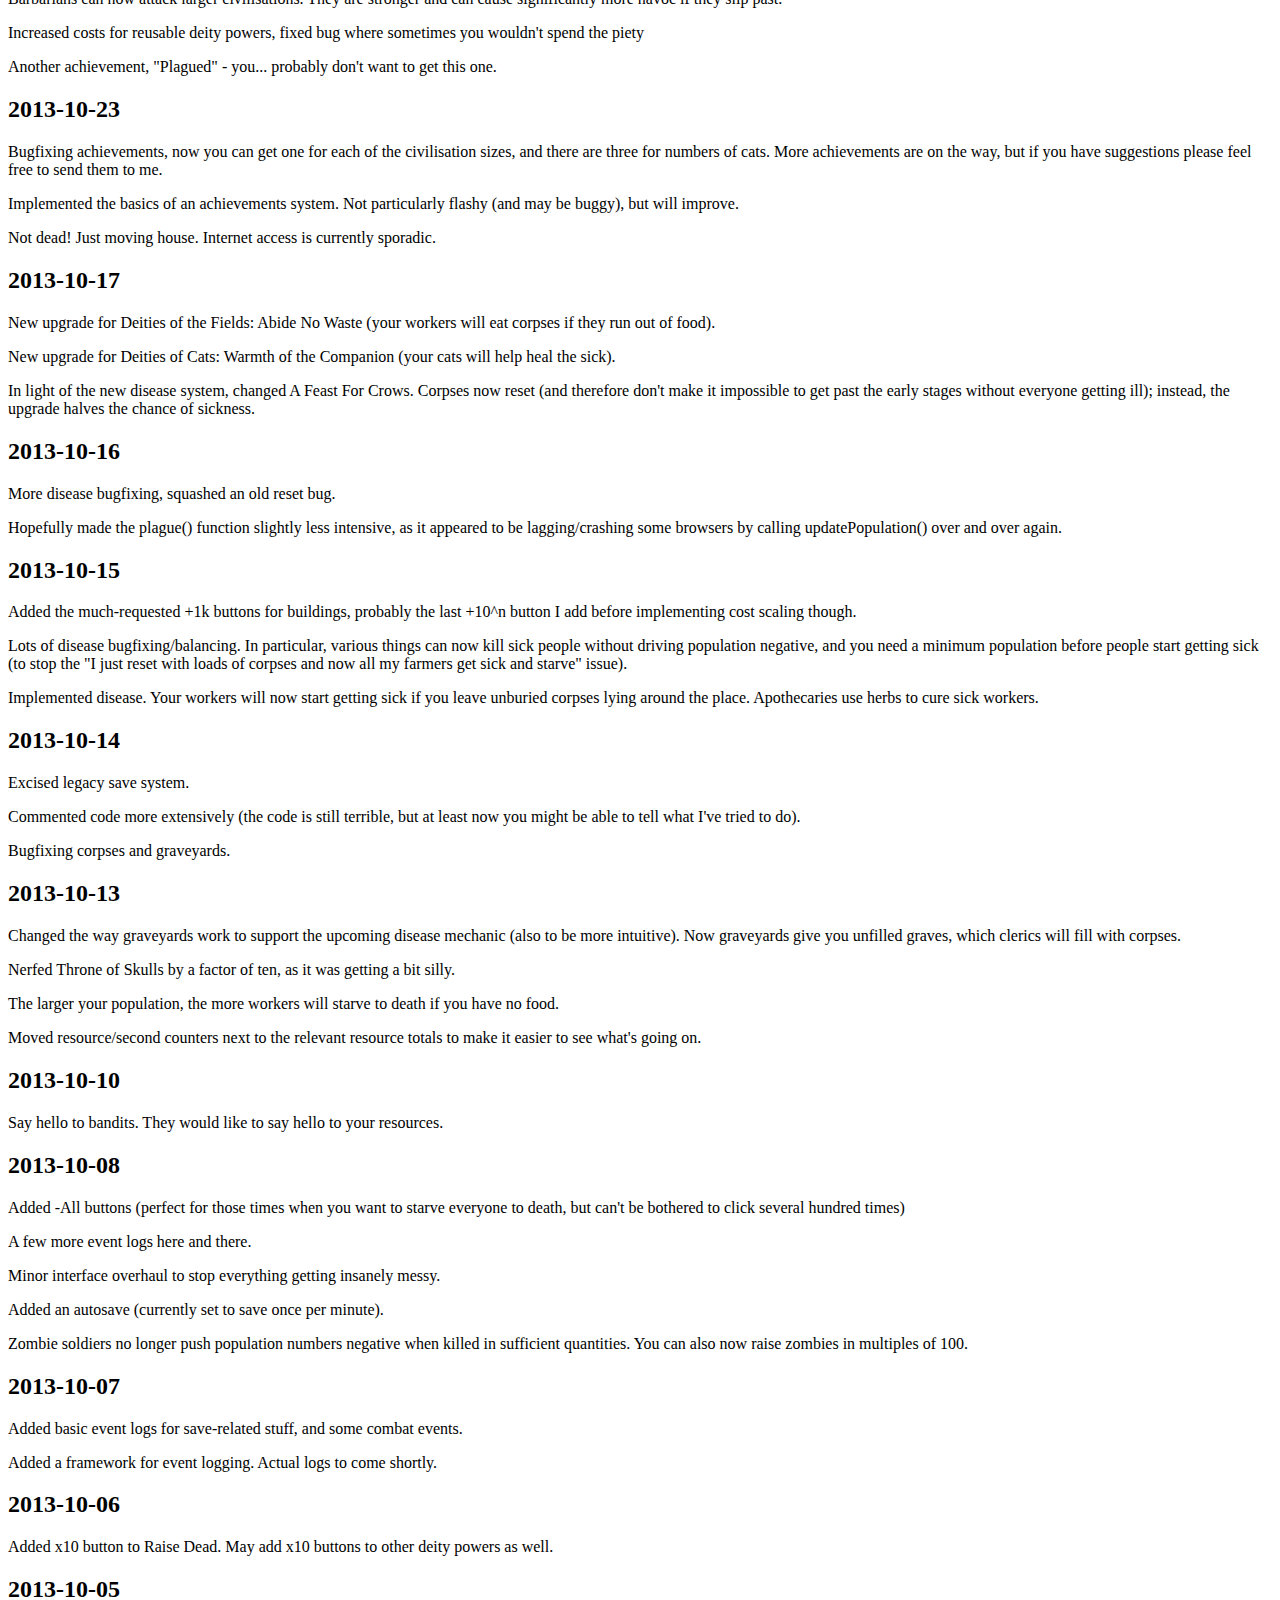
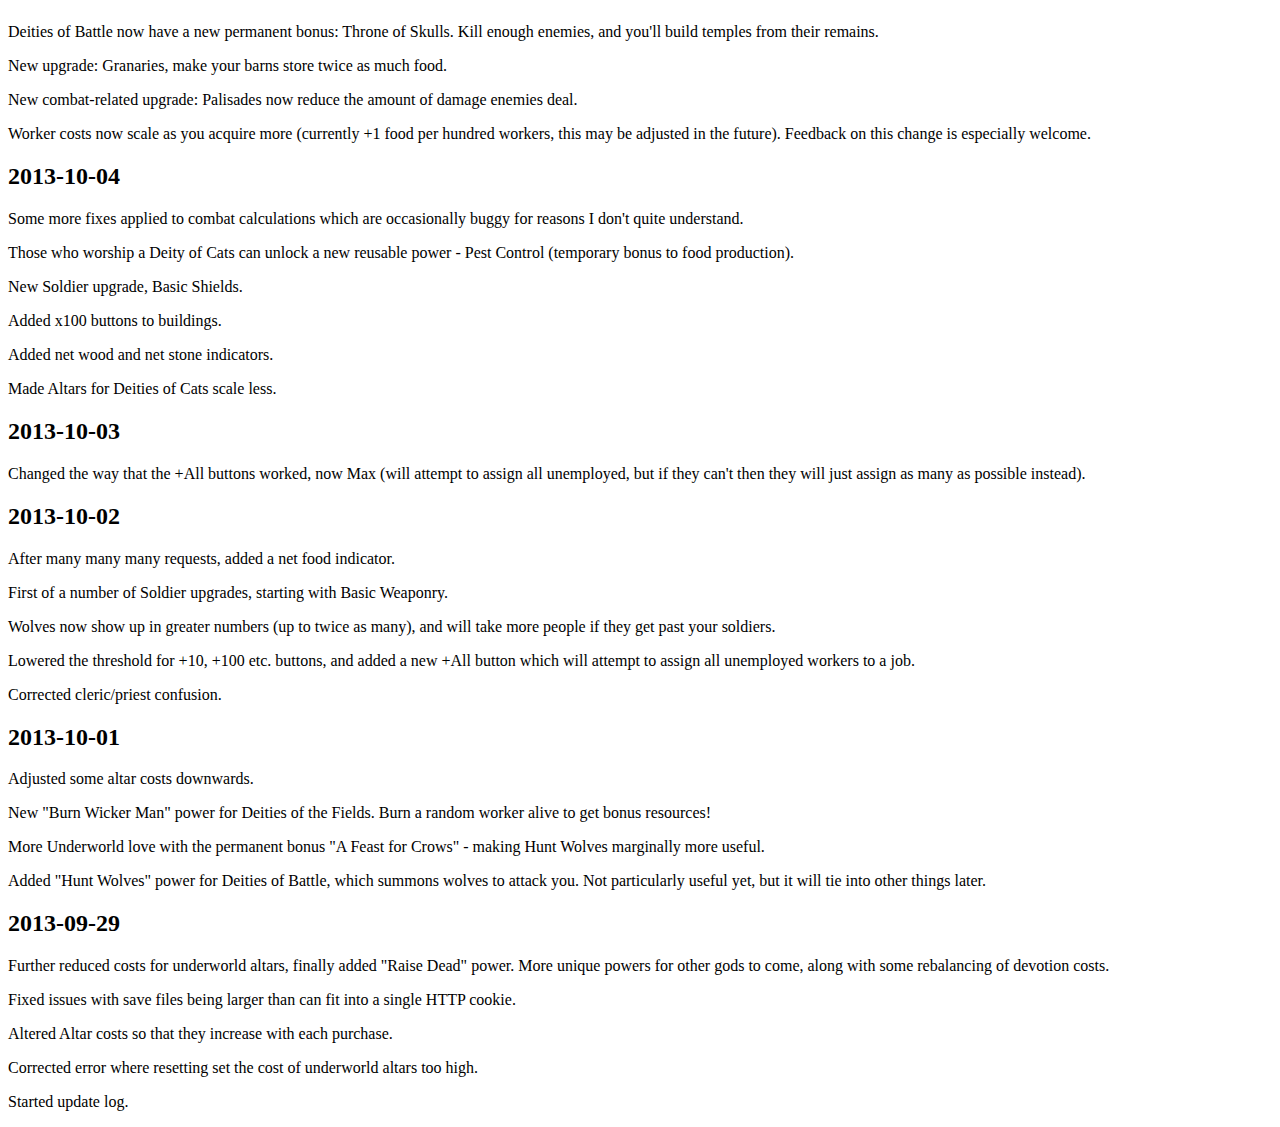
<file: updates_holley.html>
<!DOCTYPE html>
<html>
<head>
	<title>CivClicker Updates</title>
	<meta http-equiv="Content-Type" content="text/html;charset=utf-8" />
</head>
<body>
<h1>CivClicker Updates</h1>
	<h2>2014-02-12</h2>
	<p>
		Okay, it's been a long time coming, delayed by illness and a lack of motivation, but I'm willing to call a line under what I've got and call it v1.0. To mark this point I'm releasing CivClicker under the terms of the GPL (see the source code for further details). This likely marks the end of development on CivClicker as it stands, at least from me, but I'm going to be working on new projects so keep an eye out for those. Thanks for playing, it's been a hell of a ride! :)
	</p>
	<h2>2014-02-02</h2>
	<p>
		Fixed a bug where sick tanners didn't contribute towards your population of tanners when you were using the Max button.
	</p>
	<h2>2014-01-31</h2>
	<p>
		And to cap off today's glut of QoL improvements, there's now a note down near Reset which will tell you whether you can get another deity and/or another wonder by resetting. Hopefully this will encourage people to realise that they can get more than one of each. Basically once I've done a little more code optimisation and sorted the bugs that people will inevitably report, we're good to call this the v1.0 release!
	</p>
	<p>
		Improved various updating mechanics to make things act more consistently.
	</p>
	<p>
		Improved conquest notifications to tell you what kind of nation you just plundered.
	</p>
	<p>
		Minor layout change to get rid of errant &lt;br&gt; tags, introduces minor quibbles of its own but probably not a big deal in the grand scheme of things.
	</p>
	<p>
		Corrected an import-related bug which could cause upgrades for multiple deities to appear at once.
	</p>
	<p>
		Costs are now separate from notes and are not hidden when "Disable Notes" is used.
	</p>
	<h2>2014-01-30</h2>
	<p>
		Minor bugfix/tweak to the way that siege engines work.
	</p>
	<h2>2014-01-29</h2>
	<p>
		By popular request, sick workers will now display even if you don't have any (to stop the interface jumping around).
	</p>
	<p>
		More bugfixing; in particular resource clicks will display properly on page load (previously they weren't getting updated until you clicked one of the resources).
	</p>
	<p>
		Purchased upgrades now show up in a list below the purchasable upgrades.
	</p>
	<p>
		Various bugfixing, and an easter egg for those of you who have a Deity of the Underworld.
	</p>
	<h2>2014-01-27</h2>
	<p>
		And, in addition, the Create Worker buttons should now also activate/deactivate based on food levels as well as space under the population cap.
	</p>
	<p>
		Continuing with the interface updating changes, job and army assignments should now activate/deactivate based on worker (and building) numbers.
	</p>
	<p>
		Bugfix: When resetting the game, Mill costs were resetting but not displaying correctly - this should now be fixed.
	</p>
	<h2>2014-01-26</h2>
	<p>
		Bugfix: traders now appear properly even if you don't have the Trade upgrade.
	</p>
	<p>
		Yet more work on interface updating. This time building buttons will enable/disable based on whether you can afford them. It seems to work surprisingly well, which is a clear sign that I've screwed this up somewhere.
	</p>
	<h2>2014-01-25</h2>
	<p>
		Some more work on the updating. Upgrades should now be disabled when you can't afford them, enabled when you can, and hidden when you've purchased them. More work needs to be done to clean up the layout, as there are some &lt;br&gt; tags being left behind. Various other parts of the game will be getting the same treatment soon: purchasing buildings, creating workers, and assigning workers to jobs being the main ones.
	</p>
	<p>
		CivClicker has been featured on quite a few large websites recently and has enjoyed a massive explosion in traffic. Welcome, new players! Please <a href="http://www.reddit.com/r/civclicker">drop by the subreddit</a>, and feel free to email me with bugs, suggestions and comments. On a related note, if you've enjoyed the game and would like to contribute towards the hosting costs, I've stuck some donation links up.
	</p>
	<h2>2014-01-24</h2>
	<p>
		Laid the groundwork for an overhaul of the way that the game updates the interface, which should hopefully facilitate buttons being disabled/enabled based on whether you can actually use them or not (for example, whether or not you can afford an upgrade).
	</p>
	<p>
		Some balance tweaks. Overcrowding is now slightly less harsh, and Cavalry don't die as quickly when facing infantry.
	</p>
	<h2>2014-01-23</h2>
	<p>
		Rebalancing: Farmers now collect about 25% more skins (this compensates for the fact that you now need fewer farmers at endgame than you used to).
	</p>
	<h2>2014-01-22</h2>
	<p>
		Quick bugfix to handle an odd edge case of wonder limiting resources where it wouldn't display the correct resource.
	</p>
	<p>
		Slightly improved save handling to try to let Firefox users with corrupted localStorage keep playing (because this is a browser-based bug, this can only ever be a partial fix - if you are using Firefox and things aren't working properly, try flushing your browser's localStorage or switching browsers).
	</p>
	<p>
		Zombies can no longer operate Mills (that is, the Mill food bonus is reduced by the proportion of zombies in the population).
	</p>
	<p>
		Nationalism now includes Cavalry.
	</p>
	<p>
		Did some code streamlining by cutting out cruft from frequently-run functions (it also had the side benefit of reducing save file sizes). Main loop runtime now ~1/2ms, topping out at &lt;10ms when there's lots of stuff to handle. This could be improved further, but is probably good enough for the moment.
	</p>
	<h2>2014-01-17</h2>
	<p>
		Due to some bug reports with saves not storing people's buildings/land/wonders properly (due to a limitation of the way cookies work) I have finally updated the save system to use localStorage, with cookies as a fallback. What should now happen is that the browser will set the cookies as normal and will also write the same data to localStorage. When loading, it will first attempt to load in from localStorage and then if it fails will attempt to find a cookie. This should work fine, but obviously has the potential to do screwy things to saves, so please let me know if anything unusual happens. The cookie save system is now deprecated, and I will be altering or removing it after 30 days (the duration of the cookies), so if you have a reason for me not to remove it, please let me know before then.
	</p>
	<h2>2014-01-14</h2>
	<p>
		Minor bugfixing, including a fix for the underline on a hovered tab obscuring the text.
	</p>
	<p>
		The second big update is Cavalry. Research Horseback Riding and you'll be able to create Stables, which support Cavalry. Cavalry are more powerful than regular soldiers, but are more expensive and take more casualties.
	</p>
	<p>
		Two big updates today. The first is the addition of Mills, which you can build once you have The Wheel. Each mill directly improves your food output, but their costs scale (much like fortifications).
	</p>
	<h2>2014-01-12</h2>
	<p>
		Fixed bugs where the game would tell you that barbarians were killing soldiers even if you didn't have any, and the game would tell you that bandits/barbarians were stealing resources you didn't have.
	</p>
	<p>
		Enemies will now leave faster if there is nothing for them to eat/steal/destroy.
	</p>
	<p>
		Walk Behind The Rows marginally buffed, other bits and pieces tweaked slightly.
	</p>
	<p>
		Much requested feature: if you are limited by resources, the Wonder now tells you which resource it's lacking.
	</p>
	<p>
		Fixed longstanding bug where if the enemy had lots of fortifications, you would try to fire more siege engines than you had.
	</p>
	<p>
		Changed the way that workers unlock to be predicated on having at least one building of the requisite type. This should hopefully eliminate a little confusion.
	</p>
	<h2>2014-01-07</h2>
	<p>
		Two new trade-related achievements: Merchant, and Rushed.
	</p>
	<p>
		Traders are now more visually obvious.
	</p>
	<p>
		Locked achievement names are now visible as title text (hover over locked achievements to see their names).
	</p>
	<p>
		Back for the New Year, and getting ever closer to v1.0. Onclick events are now almost universally onmousedowns, meaning that you can't spam clicks or trade with traders who have left using the keyboard. I'm fairly sure everything still works correctly but please let me know if it seems not to work for some reason (especially if you're on a mobile device).
	</p>
	<h2>2013-12-30</h2>
	<p>
		By popular request, added a "worksafe" mode which disables the background image and icons.
	</p>
	<p>
		Event log now condenses trades properly.
	</p>
	<h2>2013-12-28</h2>
	<p>
		Fixed bug where resetting would make traders ask for "undefined" (though the trading actually worked fine, just the name was wrong).
	</p>
	<p>
		Whole new tech tree related to increasing the benefits of clicking.
	</p>
	<p>
		Fixed some reset-related bugs (things not being hidden properly, etc).
	</p>
	<p>
		Fixed long-standing bug with Raise Dead where it would tell you it was low on piety when in fact it was low on corpses.
	</p>
	<h2>2013-12-24</h2>
	<p>
		A few last presents before the holidays - undid a lot of the Walk Behind The Rows nerf (should now be just about balanced), and changed the "Summon Wolves" power to "Smite Invaders".
	</p>
	<h2>2013-12-23</h2>
	<p>
		Orteil tells me that text shadows can cause performance issues for some people, so you can now disable/enable them as well.
	</p>
	<p>
		Another much-requested feature: (most) numbers should now be delimited by thousands to make them easier to read. I did it without using a regex (since I do not really understand them), but that means it's probably inefficient - if it slows down your game too much you can turn it off in the settings. Before people ask, I am using spaces rather than commas because a) they are the ISO standard, and b) I have a lot of players from lots of different countries and need an unambiguous delimiter.
	</p>
	<h2>2013-12-22</h2>
	<p>
		By request, there are now buttons to increase or decrease the text size (your preference will be saved).
	</p>
	<p>
		Some more bugfixing.
	</p>
	<p>
		Added three new farmer upgrades: Crop Rotation, Selective Breeding, and Fertilisers. Nerfed Walk Behind The Rows slightly to take this into account (may rebalance it again later if necessary).
	</p>
	<p>
		Rearranged farming upgrades to unlock at different construction tiers (partially to make the early game slightly more challenging, and partly to streamline the new player experience.
	</p>
	<p>
		CSS overhauled. This will probably be improved further, if you have strong feelings about it or suggestions for how I could improve it, please let me know - I would really appreciate feedback on this one.
	</p>
	<h2>2013-12-21</h2>
	<p>
		Added in some icons, because why not? Once I've figured out how to do it in a manageable way, there'll probably be an option to toggle between words and icons for costs and such.
	</p>
	<h2>2013-12-20</h2>
	<p>
		General bugfixing, including the trader upgrades reset bug.
	</p>
	<h2>2013-12-18</h2>
	<p>
		Hopefully fixed some browser cacheing issues with the update notifications.
	</p>
	<p>
		Displayed some more stats (resources clicked, the current Walk count).
	</p>
	<p>
		CSS tweaks. Changed font to sans-serif for readability, shuffled Special Resources for compactness.
	</p>
	<p>
		Road to v1.0: filled out the rest of the 50 devotion deity bonuses and swapped things around. Comfort of the Hearthfires now increases trader frequency. Underworld gets Secrets of the Tombs, Fields gets Stay With Us, and Battle gets Lament of the Defeated.
	</p>
	<h2>2013-12-17</h2>
	<p>
		Started on the road to a v1.0 release. <a href="http://www.reddit.com/r/CivClicker/comments/1t4an9/the_road_to_v10/">Read here for more details</a>.
	</p>
	<h2>2013-12-13</h2>
	<p>
		Added new achievement: Neverclick - since you'd never get this in the course of normal play, I'll give you a hint: you have to build a wonder, after having only clicked on the resource buttons a maximum of 22 times.
	</p>
	<h2>2013-12-10</h2>
	<p>
		Deities of the Underworld get a new active power (Raise Shades). These will temporarily animate a number of shades to fight for you, based on your Enemies Slain.
	</p>
	<p>
		A bunch of new deity upgrades. Deities of Cats now have a new active boost (Grace) and a new permanent passive boost (Comfort of the Hearthfires), while Deities of the Fields have a new active boost (Walk Behind The Rows).
	</p>
	<p>
		Trader bugfixing.
	</p>
	<h2>2013-12-09</h2>
	<p>
		Implemented a system using XMLHttpRequest which should automatically notify the user when there's a new version available, provided I update the version numbers correctly.
	</p>
	<p>
		General bugfixing.
	</p>
	<h2>2013-12-06</h2>
	<p>
		Sorry about the lack of updates; I'm taking a break to reflect on where I want to go next with the game, and to work on <a href="http://dhmholley.co.uk/ksplanner/">another project</a> for a few days. In the meantime, it's Feedback Friday over on /r/incremental_games. <a href="http://www.reddit.com/r/incremental_games/comments/1s8el3/feedback_friday_megathread_20131206/">Drop by, try some new games, and help some aspiring developers</a>!
	</p>
	<h2>2013-12-04</h2>
	<p>
		Trade- and Iconoclasm-related bugfixing.
	</p>
	<p>
		Iconoclasm allows you to remove old deities for the cost of 1000 piety, and will give you a small amount of gold based on the devotion you had to that deity. You currently keep all your Pantheon Upgrades (even if you get rid of all your old deities).
	</p>
	<p>
		Slight fix to speeding wonders using gold, to make the amount of progress given scale with the number of wonders you have in the same way as progress from labourers.
	</p>
	<h2>2013-12-03</h2>
	<p>
		Fixed major bug where gold wouldn't save properly. Sorry about that! If you lost a lot of gold as a result of refreshing, type <code>gold.total = number</code> into your browser console (where <code>number</code> is the amount of gold you previously had).
	</p>
	<p>
		Initial trading system is live. Traders will occasionally show up and ask for resources. Trade with them to get gold. Use gold to buy other resources, or to speed along your wonder's progress.
	</p>
	<h2>2013-12-02</h2>
	<p>
		Preliminary work on trading.
	</p>
	<p>
		New upgrade: Aesthetics. Creating temples when you have aesthetics will increase happiness.
	</p>
	<p>
		This will make people happy - added two more upgrades: Flensing and Macerating. These increase the chance of finding skins and ore respectively (and so should make getting wonders less of a grind).
	</p>
	<h2>2013-12-01</h2>
	<p>
		Minor interface tweaks, balance tweaks (after some lengthy playtesting, made butchering very slightly better again).
	</p>
	<p>
		Not dead! Just taking a short break to stop myself getting burned out on the game. :)
	</p>
	<h2>2013-11-26</h2>
	<p>
		Yet more bugfixing and interface tweaks.
	</p>
	<p>
		Introducing the long-requested, much-sought-after, semi-mythical savegame import/export feature! Exporting your save should give you a base64 string which you can save to a file, or post to the internet, or whatever. Please let me know if you have any problems. :)
	</p>
	<h2>2013-11-25</h2>
	<p>
		Old deities table will now only show when you have them.
	</p>
	<p>
		Indicator will now tell you when your wonder production is being slowed/halted by a lack of available resources.
	</p>
	<h2>2013-11-23</h2>
    <p>
        Rebalancing: a 25% boost to skins production with butchering.
    </p>
    <h2>2013-11-22</h2>
	<p>
		New wonder-related achievements: Wonder, and Seven!.
	</p>
	<p>
		You can now rename your wonder while it's in progress.
	</p>
	<p>
		More wonder bugfixing.
	</p>
	<p>
		Improvement to siege engines to better support CivHelper's expanded raid targets.
	</p>
	<h2>2013-11-21</h2>
	<p>
		Made wonder costs scale on the maximum of any one resource, rather on total of all wonders. Hopefully this now means it's better to spread your wonders around rather than just beeline for Food.
	</p>
	<p>
		The inevitable wonder bugfixing begins.
	</p>
	<p>
		Wonders are go! Standard caveat: new feature, bugs may happen, please report them. A Wonder is hard to build (and will suck up a huge chunk of resources), but gives a 10% boost to the production of one specific resource forever. You can build one Wonder per reset, and each one will cost more than the last.
	</p>
	<h2>2013-11-20</h2>
	<p>
		Rebuilding the way that old deities are stored so that they're easier to access programmatically (opens things up for future updates) and don't take up as much space in the save. This may have caused bugs - if you notice anything go horribly wrong, please let me know.
	</p>
	<p>
		More work on Wonders.
	</p>
	<h2>2013-11-19</h2>
	<p>
		Preliminary work for Wonders, getting variables into the save system and a framework in place for the basic mechanics.
	</p>
	<h2>2013-11-18</h2>
	<p>
		Some more achievements for deities, and some more bugfixing.
	</p>
	<p>
		Two new achievements: Hated, and Loved.
	</p>
	<p>
		Happiness is a go. Currently it applies a modifier to the production of all your workers, ranging from 50% (most angry) to 150% (most blissful), subject to later balancing. For farmers, happiness modifiers only affect the excess food they create after they feed themselves (so your population won't all starve to death as soon as they get unhappy).
	</p>
	<p>
		Fixed bug where raiding a smaller civilisation than the largest available and then refreshing the page would reset the available civilisations down to that size category.
	</p>
	<p>
		Completely rescaled happiness to reduce calculations later (your populations will probably all be blissful for a while).
	</p>
	<p>
		Fixed display of recalculated fortification costs after reset.
	</p>
	<h2>2013-11-15</h2>
	<p>
		Enemy civilisations can now have fortifications of their own (this can make fights against Large Nations and Empires significantly harder). The new Mathematics upgrade lets you build or capture siege weapons of your own and use them against your enemies.
	</p>
	<p>
		Tweaked happiness to better take into account zombies.
	</p>
	<p>
		Bandits and Barbarians will now attack civs that are primarily populated by zombies just as they would civs that are populated by the living. Wolves will still show up in reduced numbers.
	</p>
	<p>
		Fortification and siege bugfixing, as well as some reworking of some error handling. Thanks for the feedback so far, would still appreciate any more that people have. :)
	</p>
	<h2>2013-11-14</h2>
	<p>
		Big update this one - the start of sieges. You can now build fortifications - it's expensive to buy a lot of them, but each one you own directly reduces all damage your soldiers take when you get raided. However, enemy forces will now occasionally turn up with siege engines - which have a chance of destroying your fortifications and making you more vulnerable. <em>Please note: I've done my best but this update might be slightly unbalanced. I would very much appreciate feedback so I can get the numbers right.</em>
	</p>
	<h2>2013-11-13</h2>
	<p>
		New upgrade in the Writing tree: Code of Laws - reduces unhappiness from overcrowding.
	</p>
	<p>
		New upgrade in the Writing tree: Administration - increases the amount of land gained from raiding.
	</p>
	<p>
		Slight nerf to cleric piety generation, made up for by a new upgrade: Writing - increases piety generation (and in future will unlock a bunch of other techs).
	</p>
	<p>
		New upgrade: Slums - Adds two max. population for every house.
	</p>
	<p>
		By request, added a new "free land" stat which tracks how much land you have left.
	</p>
	<p>
		Happiness rewards from raiding increase depending on the size of the civilisation you're raiding.
	</p>
	<h2>2013-11-12</h2>
	<p>
		Needed a change of pace today, so wrote <a href="incrementals.html">a very basic tutorial for making incremental games</a>.
	</p>
	<h2>2013-11-11</h2>
	<p>
		Enabled custom increments for creating workers.
	</p>
	<p>
		Added a new Land system. If you don't have enough spare land when you build additional buildings, you will make your population unhappy. You can get more land from raiding.
	</p>
	<p>
		Added a few more hooks for stylesheets.
	</p>
	<h2>2013-11-07</h2>
	<p>
		Winning raids makes your people happy. Starvation makes them unhappy (until they're all dead, of course).
	</p>
	<p>
		Basics of a happiness system are in place. Nothing can yet make your population happy or unhappy, but future updates may change that.
	</p>
	<p>
		Added a toggle to turn off Notes fields so if you're on a small screen and don't mind not being able to see costs you can more easily see everything at once.
	</p>
	<p>
		Enemies now hang around properly if there's nothing else for them to do (e.g. they have killed all your dudes), and various related bugs fixed.
	</p>
	<p>
		Fixed a pernicious bug where enemies would disappear as normal after they defeat you, but then reappear when you acquire more soldiers.
	</p>
	<h2>2013-11-06</h2>
	<p>
		Long-requested interface update: custom numbers of workers and buildings. Just click the custom increment toggle in settings.
	</p>
	<p>
		Two new achievements: Raider, and Domination.
	</p>
	<p>
		General bugfixing and an interface update or two.
	</p>
	<p>
		Not dead! Just a quick break. Back on the updates train woooo
	</p>
	<h2>2013-10-28</h2>
	<p>
		Layout improvements to support later deity upgrades / make mechanics more obvious.
	</p>
	<p>
		New power for Deities of Battle: For Glory! - temporarily makes raiding twice as hard, quadruples rewards.
	</p>
	<p>
		Lots and lots of conquest bugfixing. Most things should now be ironed out.
	</p>
	<h2>2013-10-27</h2>
	<p>
		Lots and lots of raiding bugfixes.
	</p>
	<p>
		Added an new Conquest mechanic: you can build an army and send them off raiding other civilisations for loot and plunder. Not quite finished - lots and lots of updates to come for this one.
	</p>
	<p>
		Added Total Buildings stat
	</p>
	<h2>2013-10-26</h2>
	<p>
		Add a "max" button to Raise Dead, to reduce clicking
	</p>
	<p>
		Added a new achievement: Ghost Town
	</p>
	<p>
		Various debugging and fixes
	</p>
	<h2>2013-10-25</h2>
	<p>
		First part of the tech tree - construction tiers. Now you can only build certain buildings and get certain upgrades if you have the requisite construction-related upgrade.
	</p>
	<p>
		Worked on implementing the start of a proper tech tree.
	</p>
	<h2>2013-10-24</h2>
	<p>
		Barbarians can now attack larger civilisations. They are stronger and can cause significantly more havoc if they slip past.
	</p>
	<p>
		Increased costs for reusable deity powers, fixed bug where sometimes you wouldn't spend the piety
	</p>
	<p>
		Another achievement, "Plagued" - you... probably don't want to get this one.
	</p>
	<h2>2013-10-23</h2>
	<p>
		Bugfixing achievements, now you can get one for each of the civilisation sizes, and there are three for numbers of cats. More achievements are on the way, but if you have suggestions please feel free to send them to me.
	</p>
	<p>
		Implemented the basics of an achievements system. Not particularly flashy (and may be buggy), but will improve.
	</p>
	<p>
		Not dead! Just moving house. Internet access is currently sporadic.
	</p>
	<h2>2013-10-17</h2>
	<p>
		New upgrade for Deities of the Fields: Abide No Waste (your workers will eat corpses if they run out of food).
	</p>
	<p>
		New upgrade for Deities of Cats: Warmth of the Companion (your cats will help heal the sick).
	</p>
	<p>
		In light of the new disease system, changed A Feast For Crows. Corpses now reset (and therefore don't make it impossible to get past the early stages without everyone getting ill); instead, the upgrade halves the chance of sickness.
	</p>
	<h2>2013-10-16</h2>
	<p>
		More disease bugfixing, squashed an old reset bug.
	</p>
	<p>
		Hopefully made the plague() function slightly less intensive, as it appeared to be lagging/crashing some browsers by calling updatePopulation() over and over again.
	</p>
	<h2>2013-10-15</h2>
	<p>
		Added the much-requested +1k buttons for buildings, probably the last +10^n button I add before implementing cost scaling though.
	</p>
	<p>
		Lots of disease bugfixing/balancing. In particular, various things can now kill sick people without driving population negative, and you need a minimum population before people start getting sick (to stop the "I just reset with loads of corpses and now all my farmers get sick and starve" issue).
	</p>
	<p>
		Implemented disease. Your workers will now start getting sick if you leave unburied corpses lying around the place. Apothecaries use herbs to cure sick workers.
	</p>
	<h2>2013-10-14</h2>
	<p>
		Excised legacy save system.
	</p>
	<p>
		Commented code more extensively (the code is still terrible, but at least now you might be able to tell what I've tried to do).
	</p>
	<p>
		Bugfixing corpses and graveyards.
	</p>
	<h2>2013-10-13</h2>
	<p>
		Changed the way graveyards work to support the upcoming disease mechanic (also to be more intuitive). Now graveyards give you unfilled graves, which clerics will fill with corpses.
	</p>
	<p>
		Nerfed Throne of Skulls by a factor of ten, as it was getting a bit silly.
	</p>
	<p>
		The larger your population, the more workers will starve to death if you have no food.
	</p>
	<p>
		Moved resource/second counters next to the relevant resource totals to make it easier to see what's going on.
	</p>
	<h2>2013-10-10</h2>
	<p>
		Say hello to bandits. They would like to say hello to your resources.
	</p>
	<h2>2013-10-08</h2>
	<p>
		Added -All buttons (perfect for those times when you want to starve everyone to death, but can't be bothered to click several hundred times)
	</p>
	<p>
		A few more event logs here and there.
	</p>
	<p>
		Minor interface overhaul to stop everything getting insanely messy.
	</p>
	<p>
		Added an autosave (currently set to save once per minute).
	</p>
	<p>
		Zombie soldiers no longer push population numbers negative when killed in sufficient quantities. You can also now raise zombies in multiples of 100.
	</p>
	<h2>2013-10-07</h2>
    <p>
        Added basic event logs for save-related stuff, and some combat events.
    </p>
    <p>
        Added a framework for event logging. Actual logs to come shortly.
    </p>
    <h2>2013-10-06</h2>
	<p>
		Added x10 button to Raise Dead. May add x10 buttons to other deity powers as well.
	</p>
	<h2>2013-10-05</h2>
	<p>
		Deities of Battle now have a new permanent bonus: Throne of Skulls. Kill enough enemies, and you'll build temples from their remains.
	</p>
	<p>
		New upgrade: Granaries, make your barns store twice as much food.
	</p>
	<p>
		New combat-related upgrade: Palisades now reduce the amount of damage enemies deal.
	</p>
	<p>
		Worker costs now scale as you acquire more (currently +1 food per hundred workers, this may be adjusted in the future). Feedback on this change is especially welcome.
	</p>
	<h2>2013-10-04</h2>
	<p>
		Some more fixes applied to combat calculations which are occasionally buggy for reasons I don't quite understand.
	</p>
	<p>
		Those who worship a Deity of Cats can unlock a new reusable power - Pest Control (temporary bonus to food production).
	</p>
	<p>
		New Soldier upgrade, Basic Shields.
	</p>
	<p>
		Added x100 buttons to buildings.
	</p>
	<p>
		Added net wood and net stone indicators.
	</p>
	<p>
		Made Altars for Deities of Cats scale less.
	</p>
	<h2>2013-10-03</h2>
	<p>
		Changed the way that the +All buttons worked, now Max (will attempt to assign all unemployed, but if they can't then they will just assign as many as possible instead).
	</p>
	<h2>2013-10-02</h2>
	<p>
		After many many many requests, added a net food indicator.
	</p>
	<p>
		First of a number of Soldier upgrades, starting with Basic Weaponry.
	</p>
	<p>
		Wolves now show up in greater numbers (up to twice as many), and will take more people if they get past your soldiers.
	</p>
	<p>
		Lowered the threshold for +10, +100 etc. buttons, and added a new +All button which will attempt to assign all unemployed workers to a job.
	</p>
	<p>
		Corrected cleric/priest confusion.
	</p>
	<h2>2013-10-01</h2>
	<p>
		Adjusted some altar costs downwards.
	</p>
	<p>
		New "Burn Wicker Man" power for Deities of the Fields. Burn a random worker alive to get bonus resources!
	</p>
	<p>
		More Underworld love with the permanent bonus "A Feast for Crows" - making Hunt Wolves marginally more useful.
	</p>
	<p>
		Added "Hunt Wolves" power for Deities of Battle, which summons wolves to attack you. Not particularly useful yet, but it will tie into other things later.
	</p>
	<h2>2013-09-29</h2>
	<p>
		Further reduced costs for underworld altars, finally added "Raise Dead" power. More unique powers for other gods to come, along with some rebalancing of devotion costs.
	</p>
	<p>
		Fixed issues with save files being larger than can fit into a single HTTP cookie.
	</p>
	<p>
		Altered Altar costs so that they increase with each purchase.
	</p>
	<p>
		Corrected error where resetting set the cost of underworld altars too high.
	</p>
	<p>
		Started update log.
	</p>
</body>
</html>
</file>
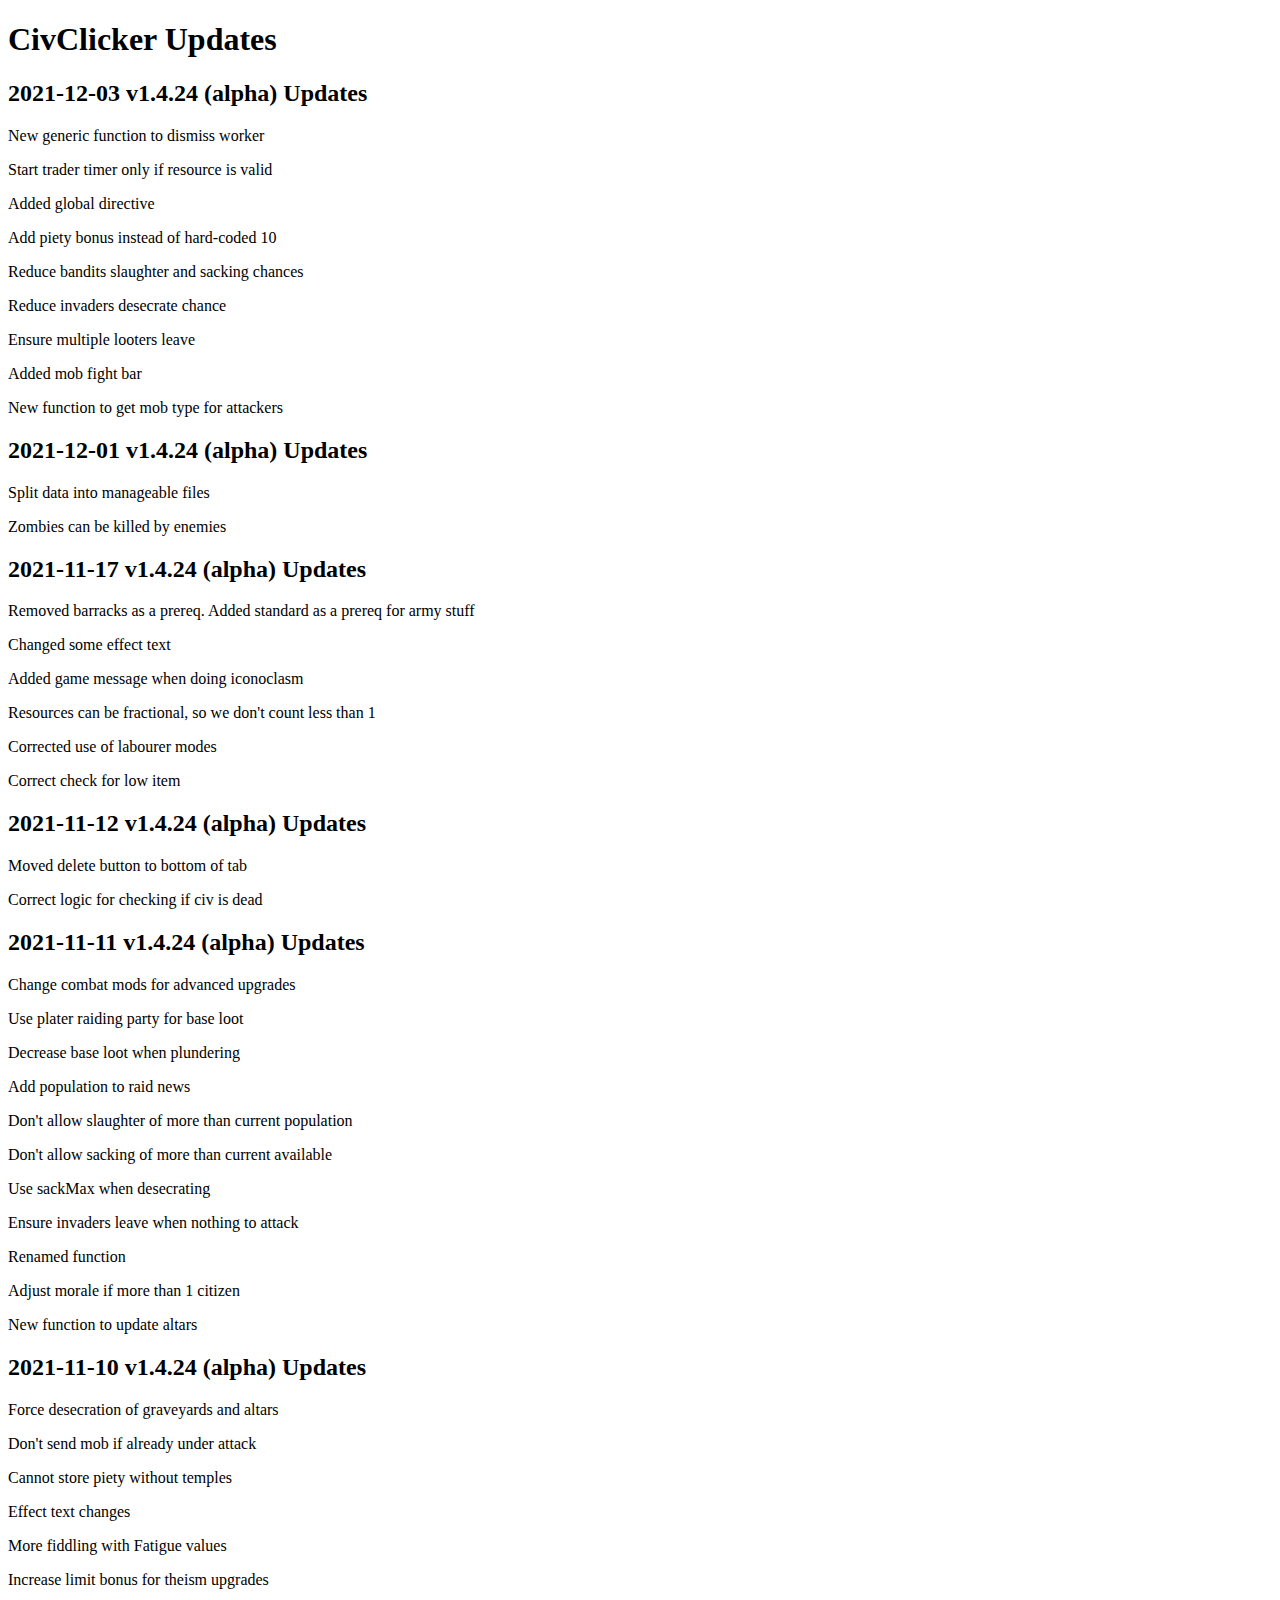
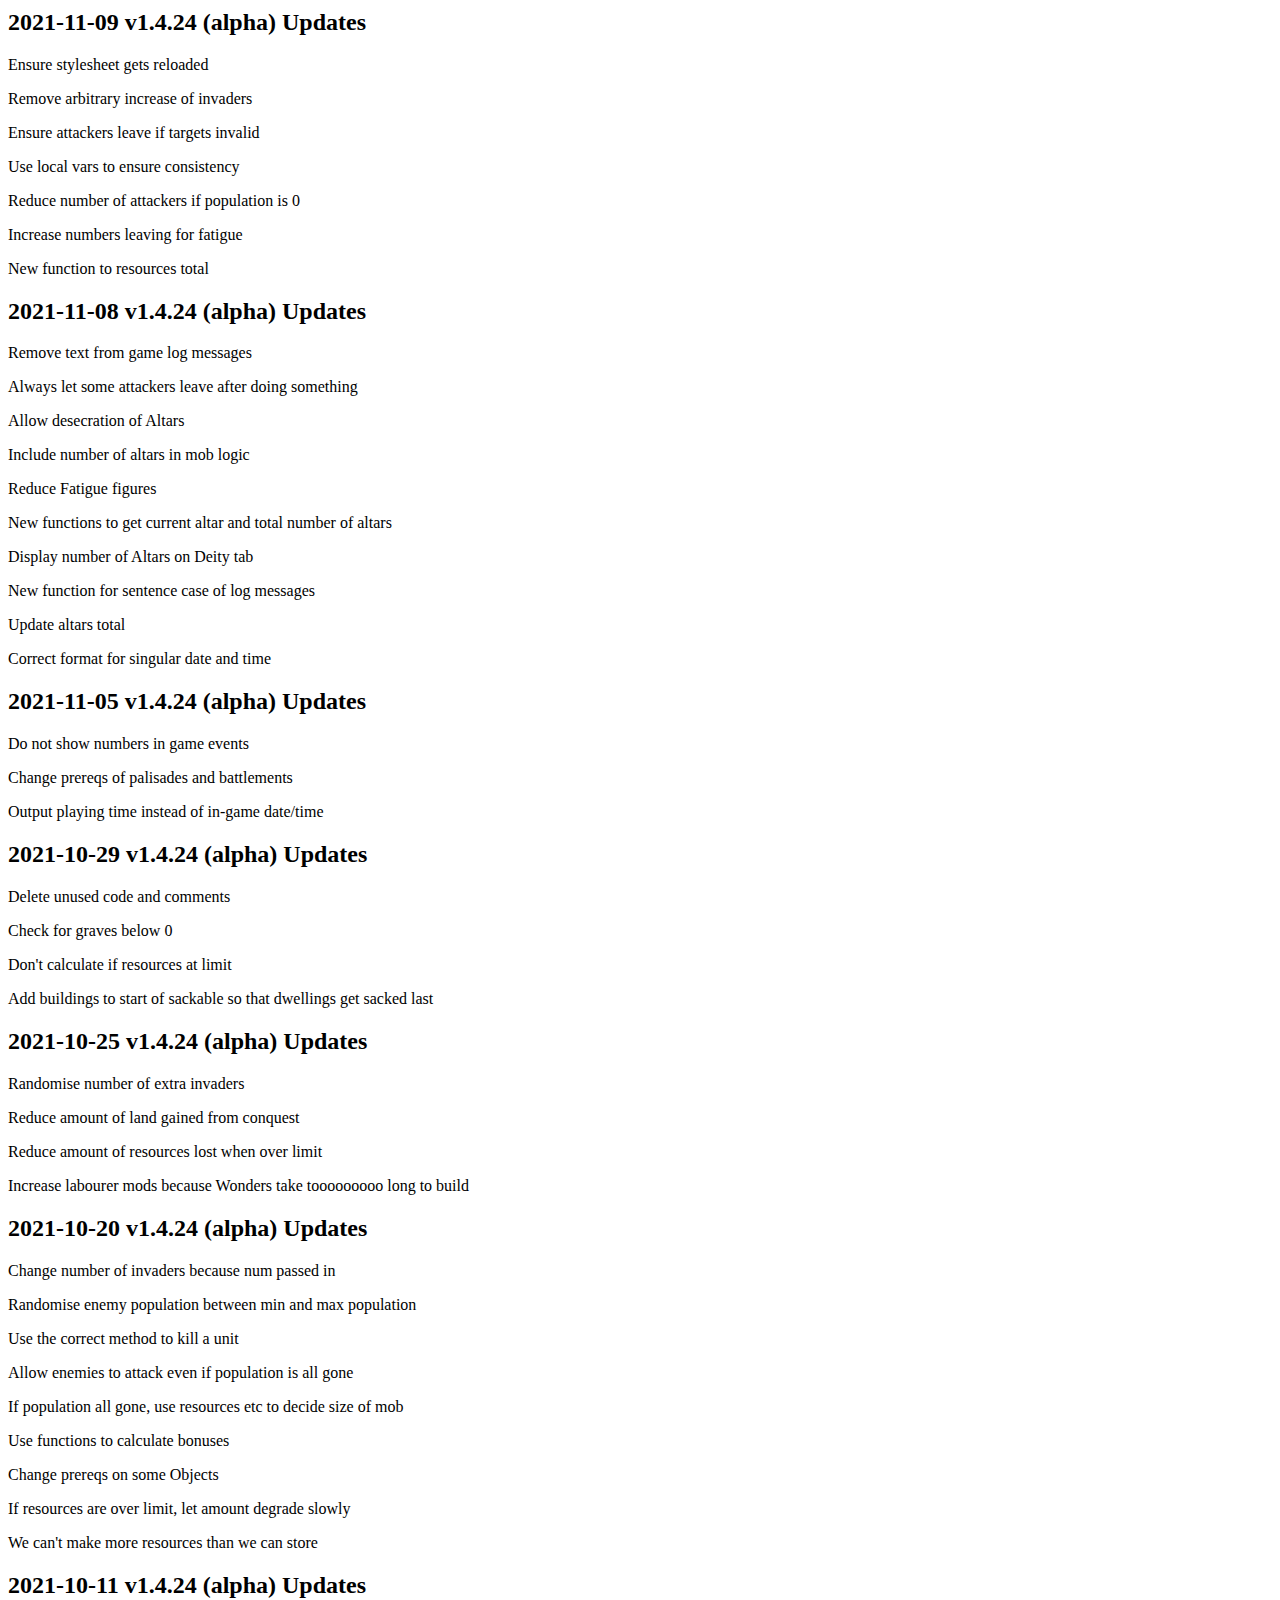
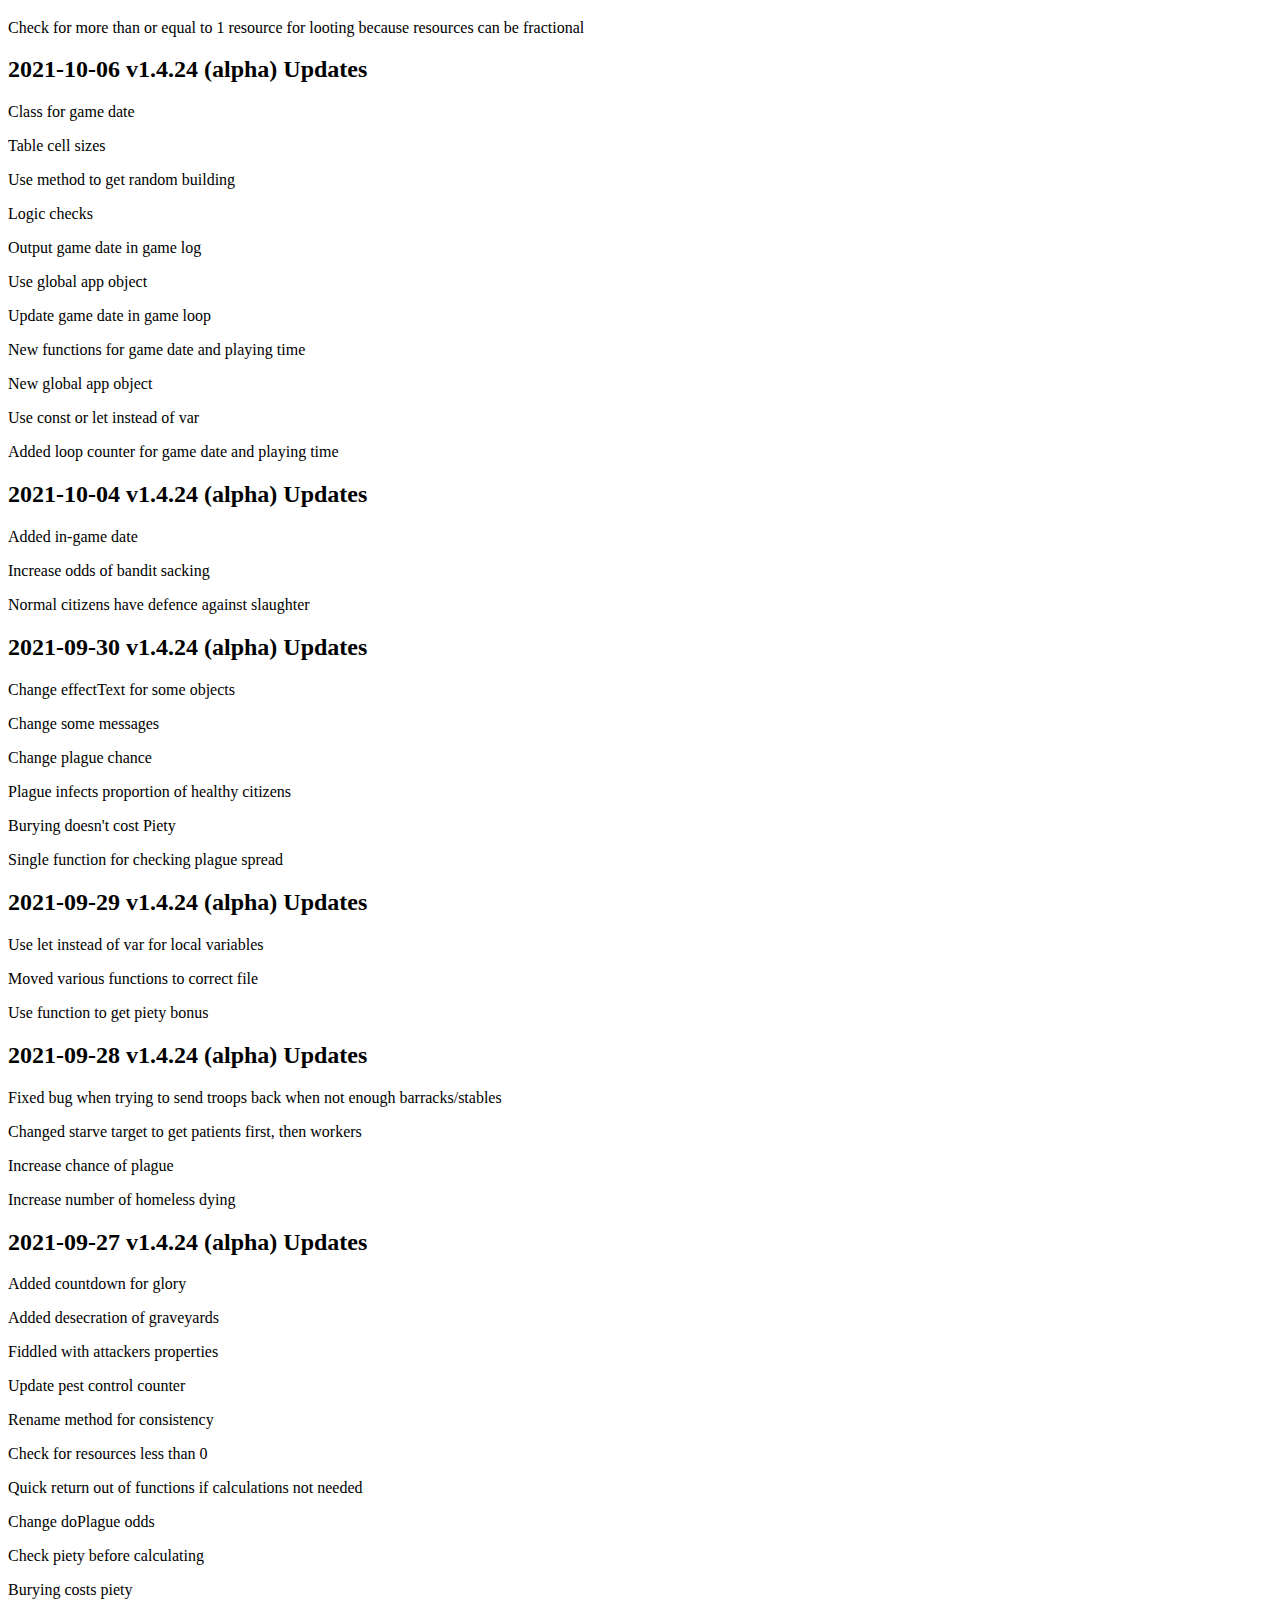
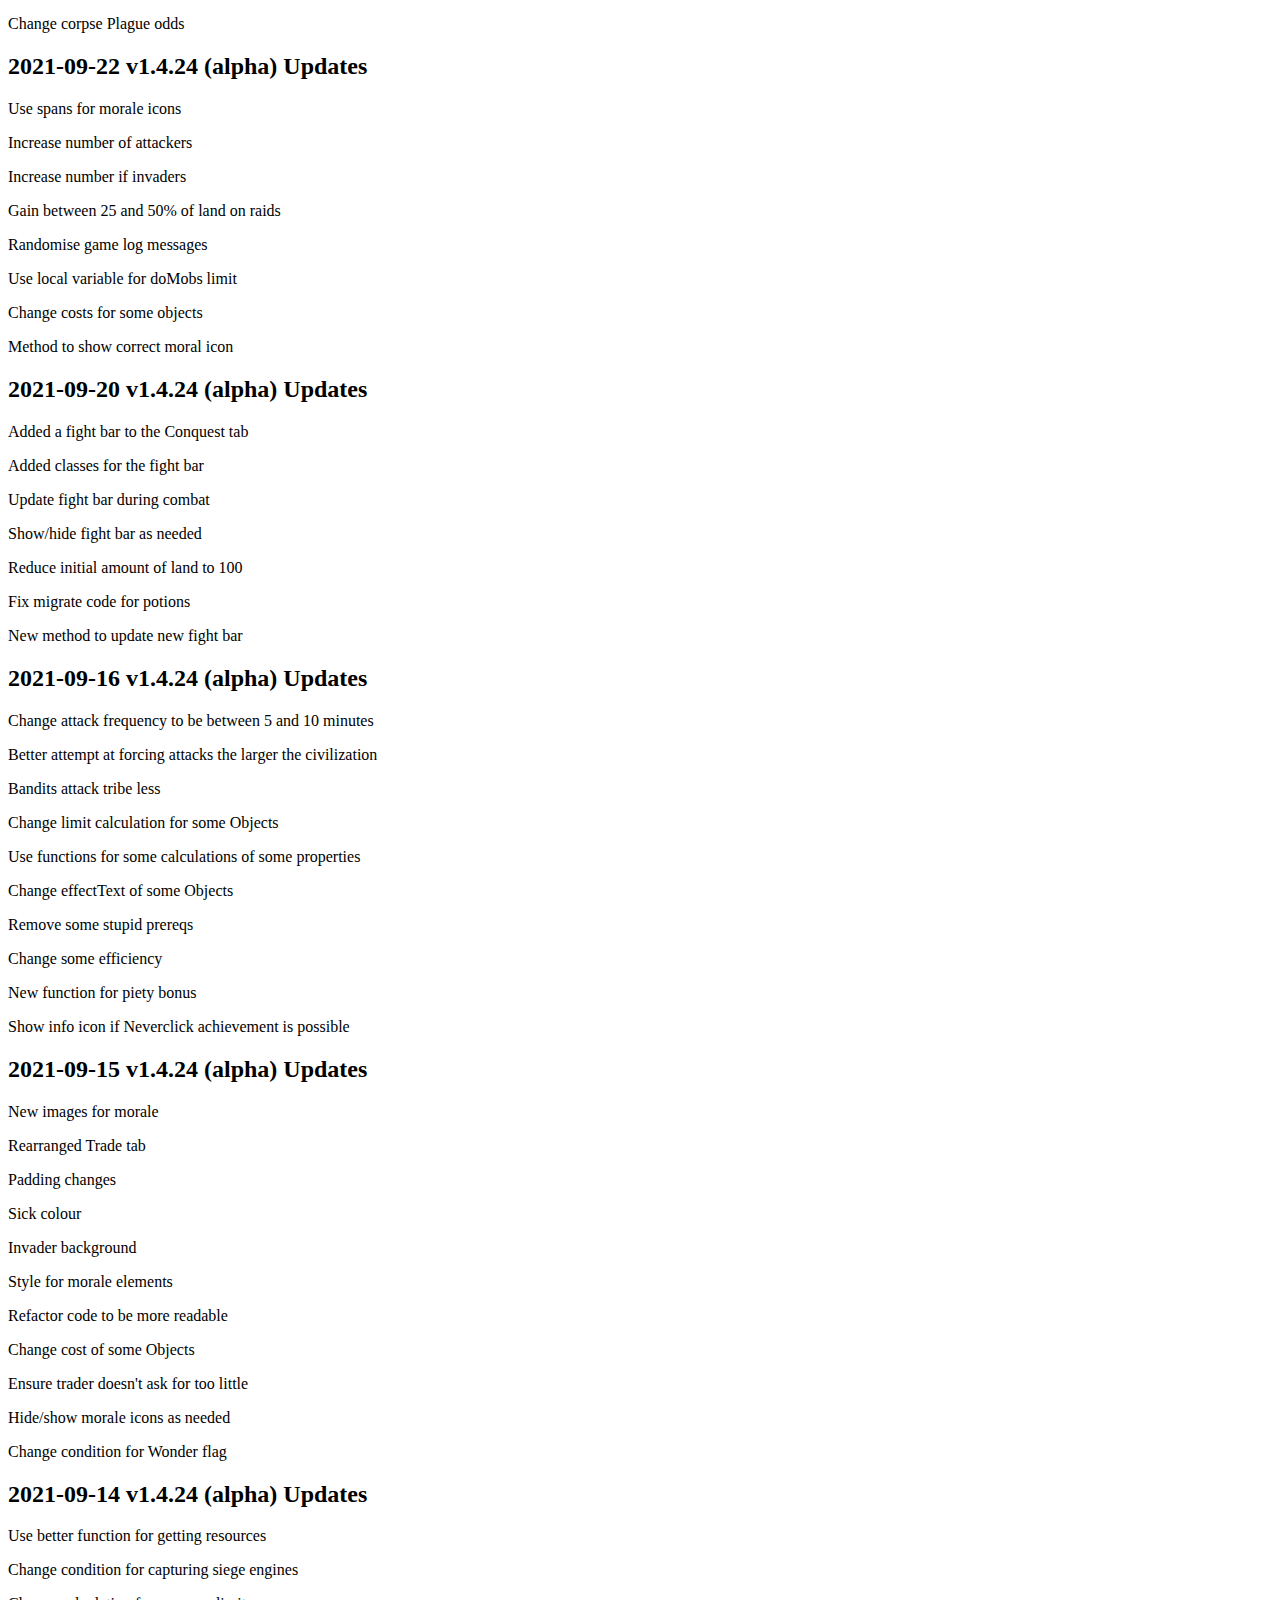
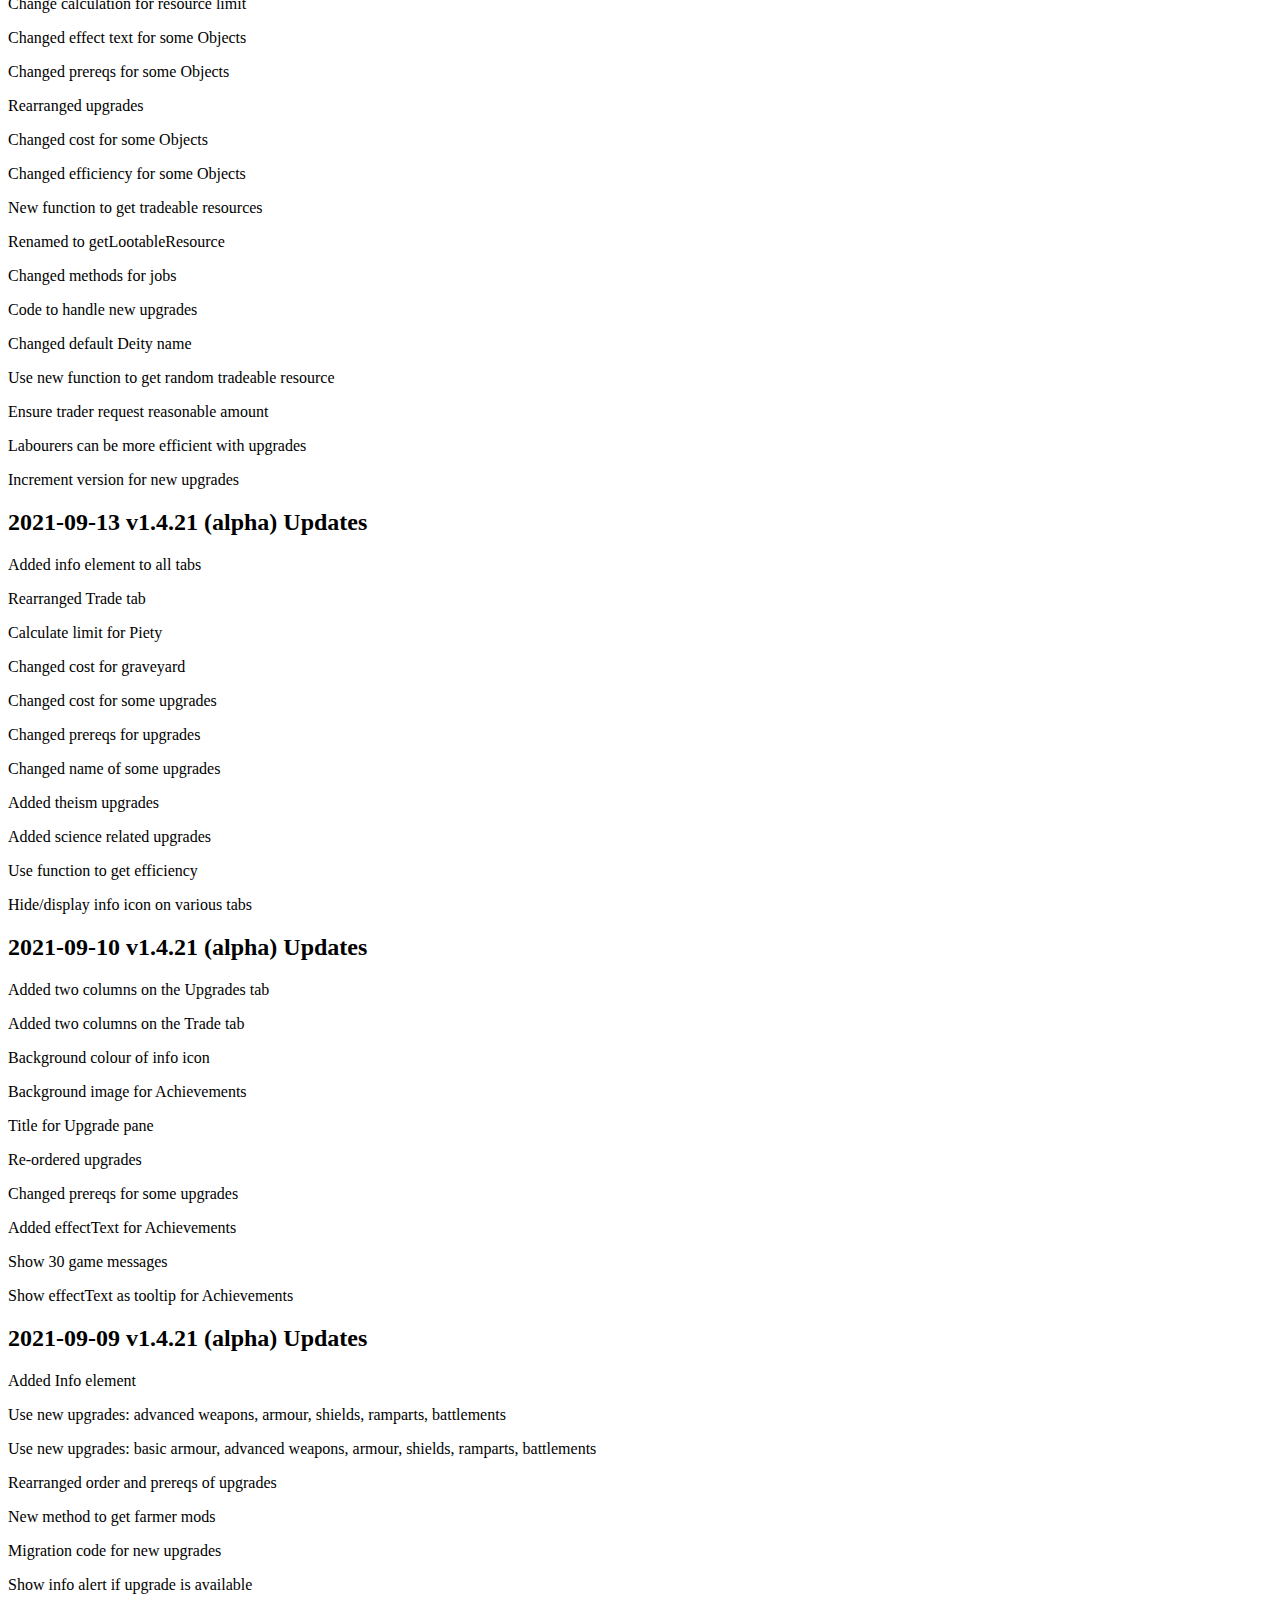
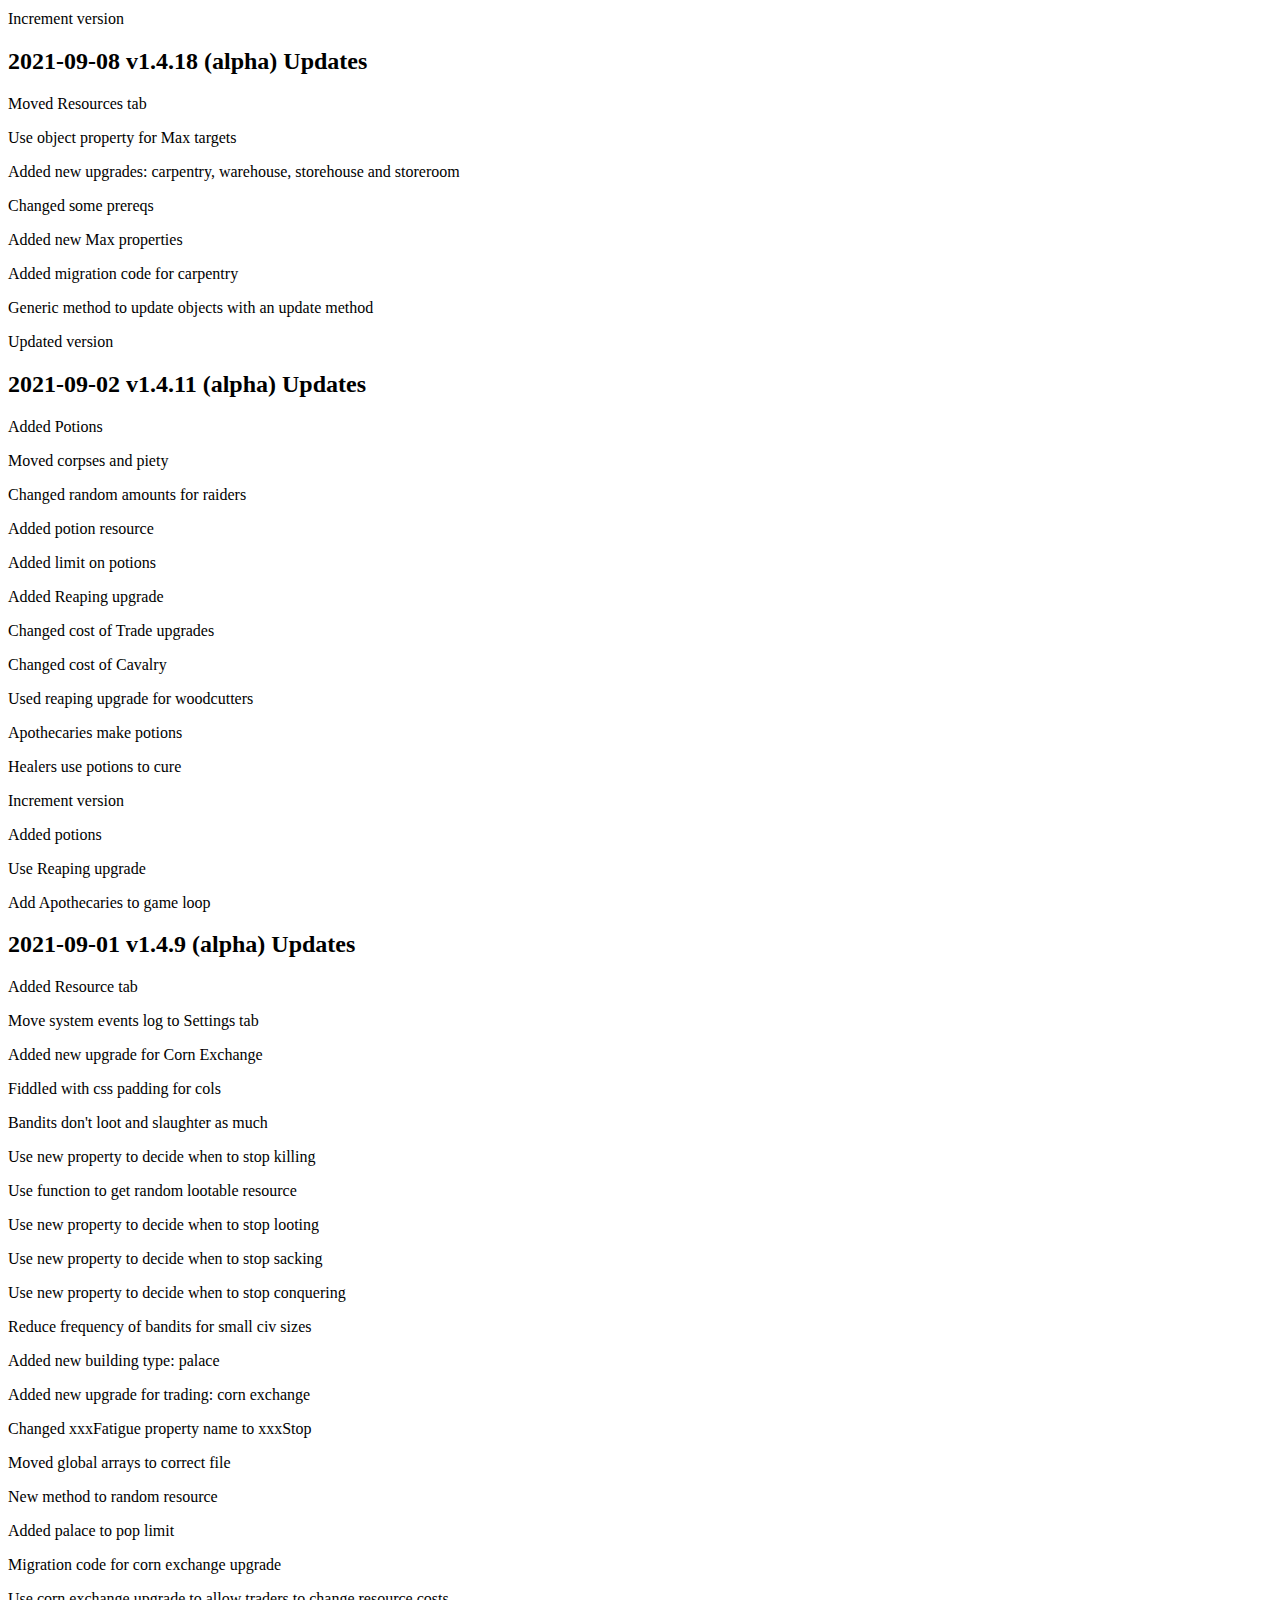
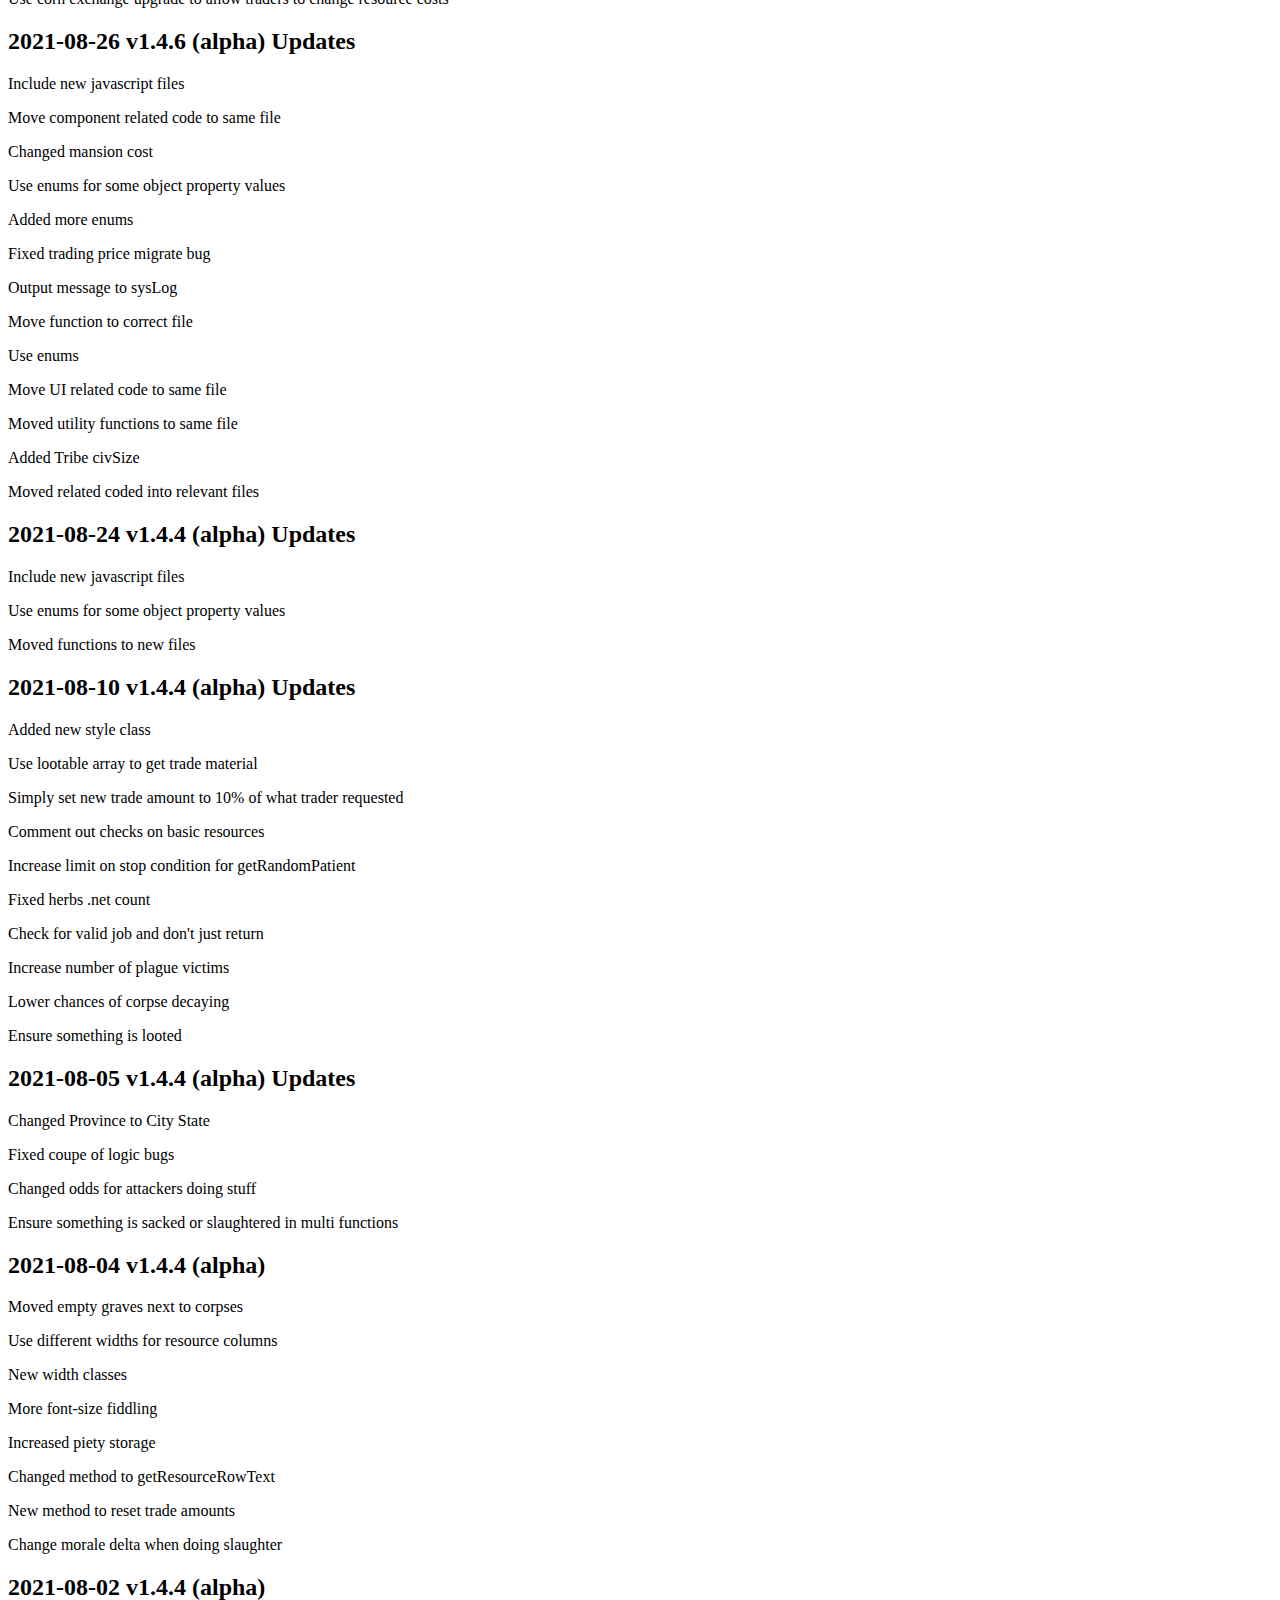
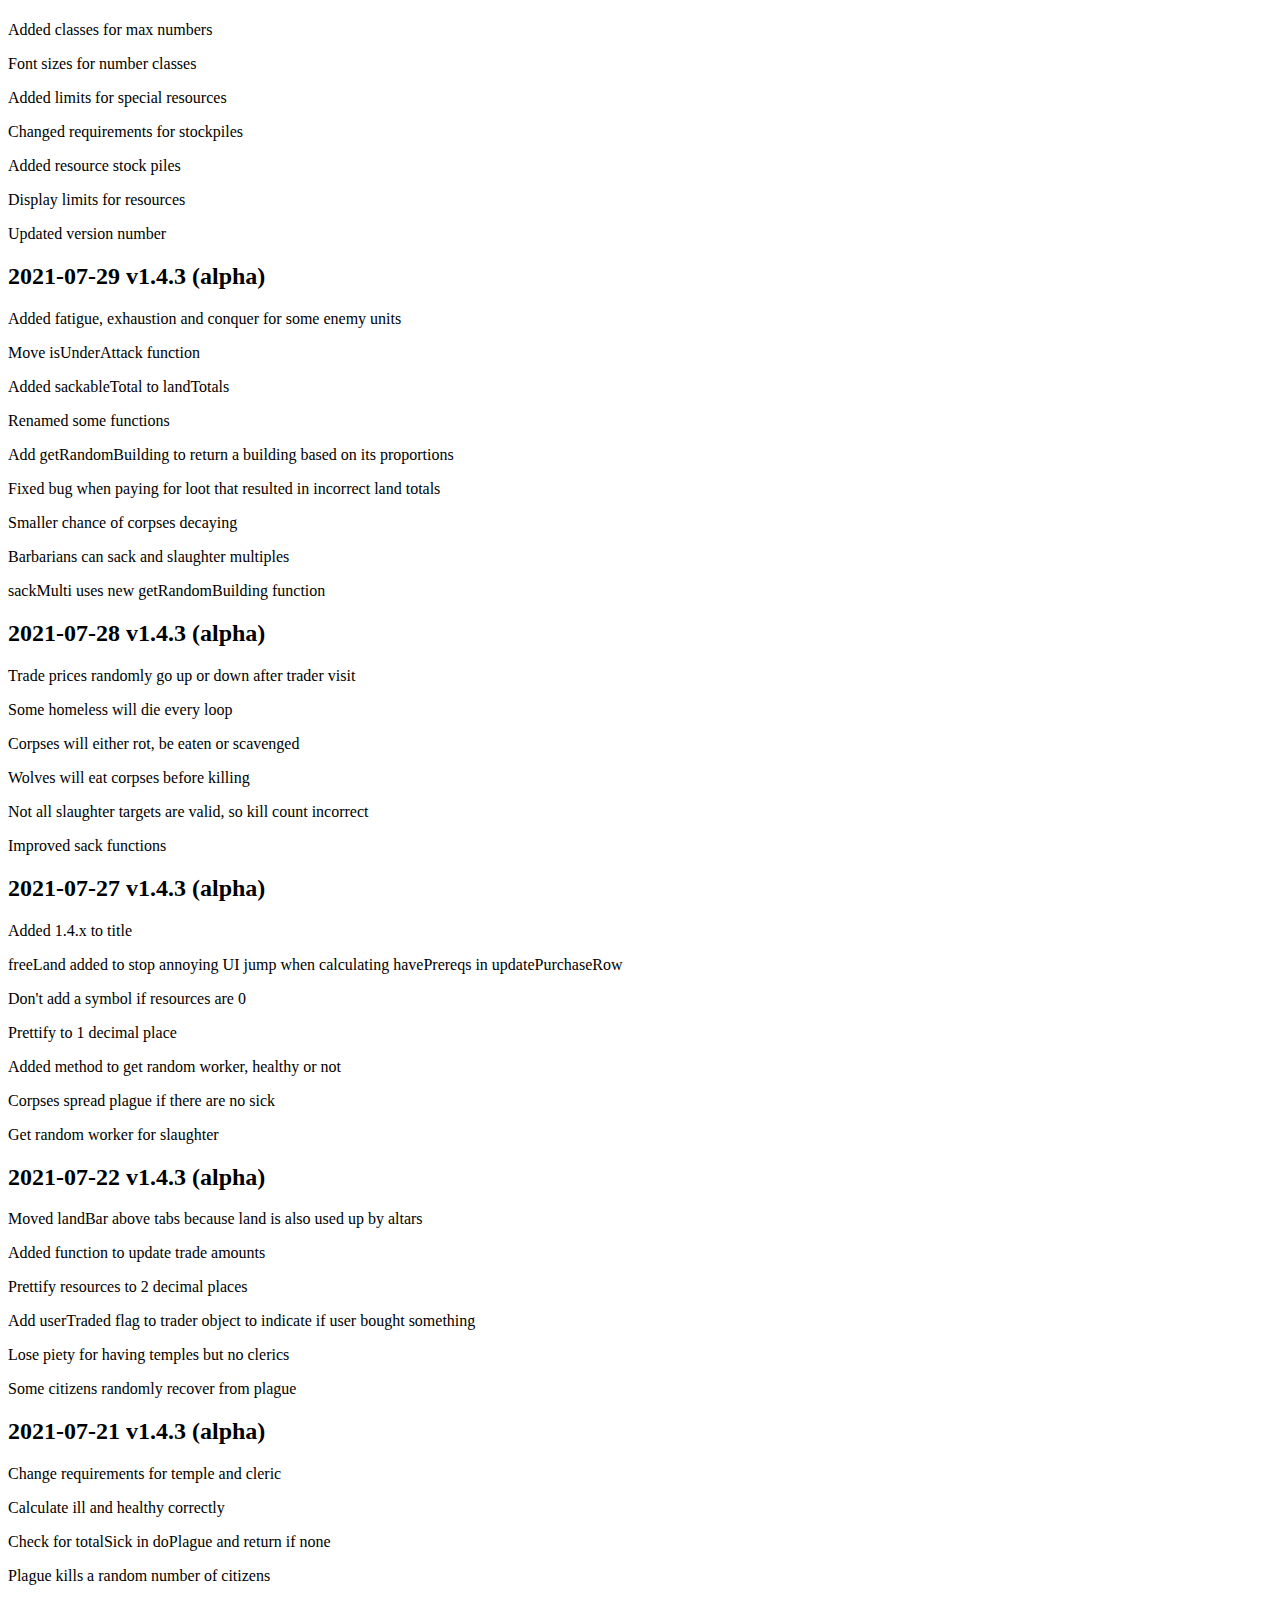
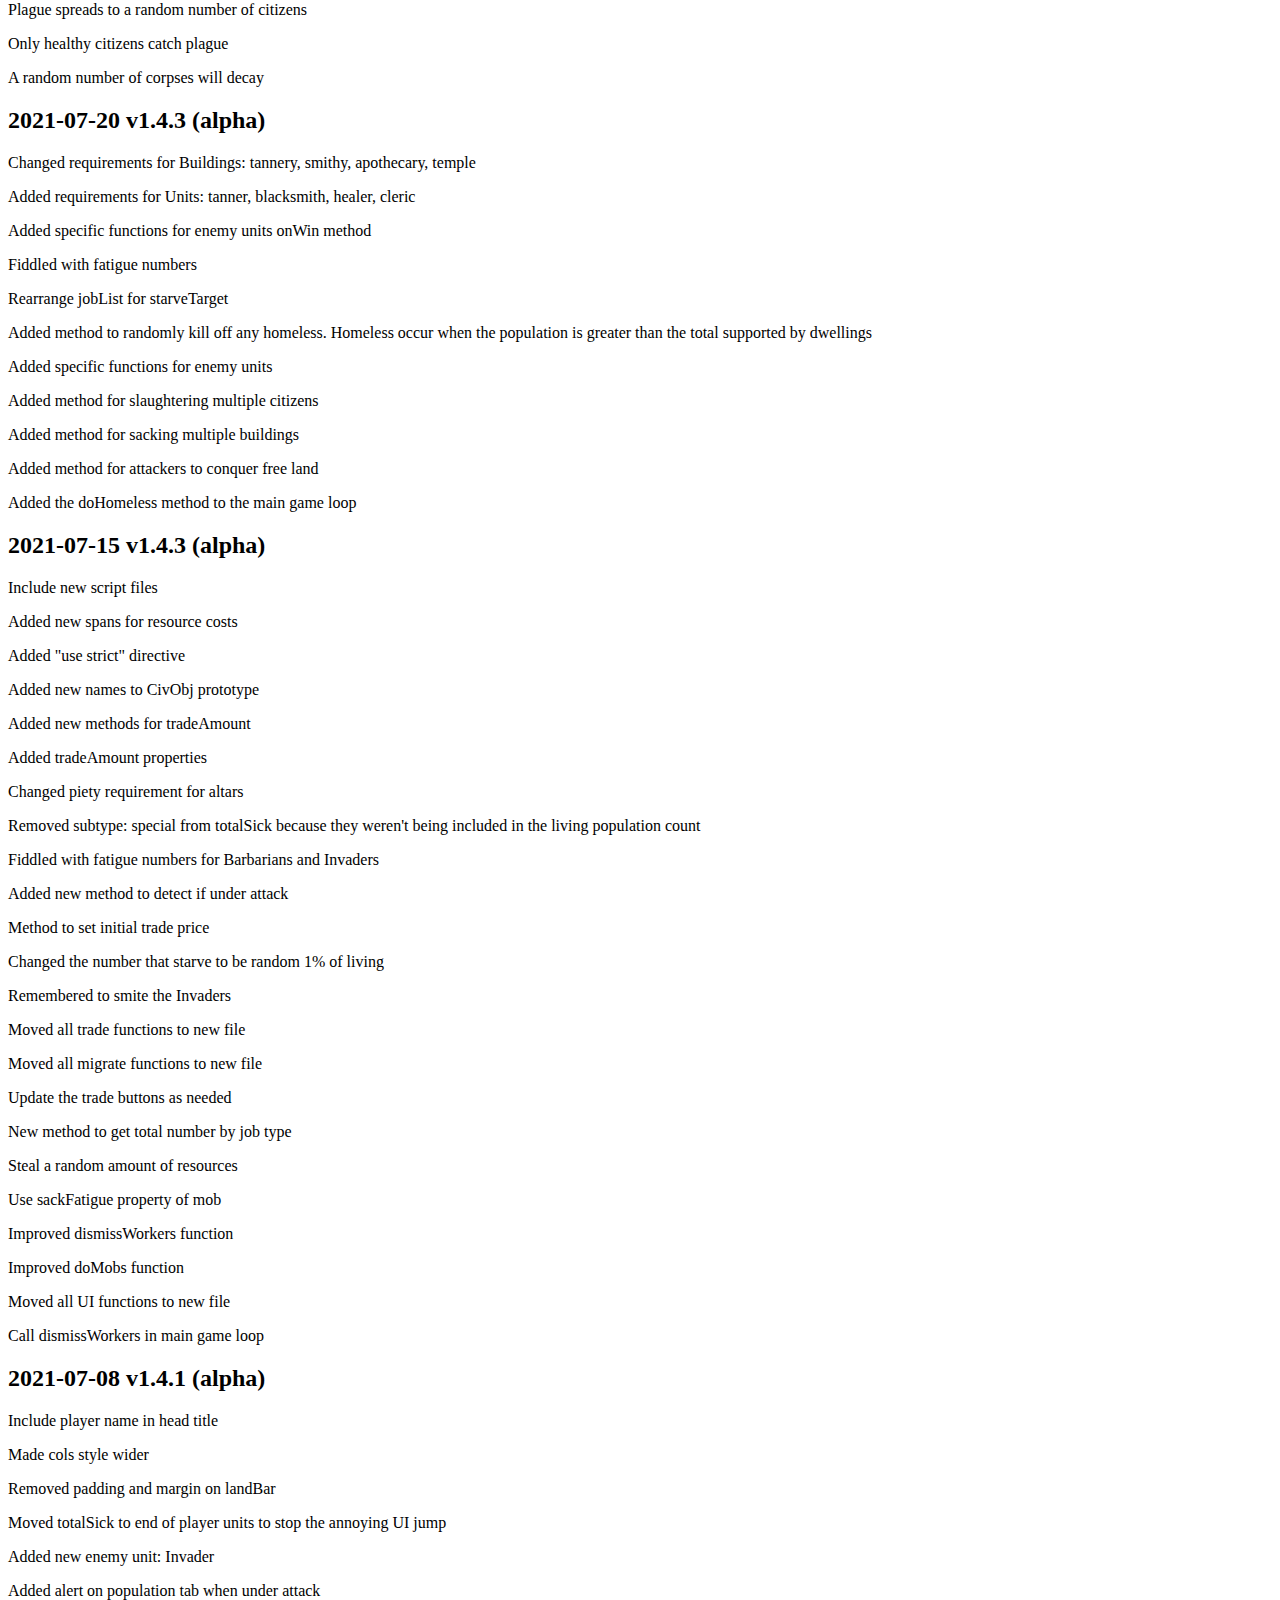
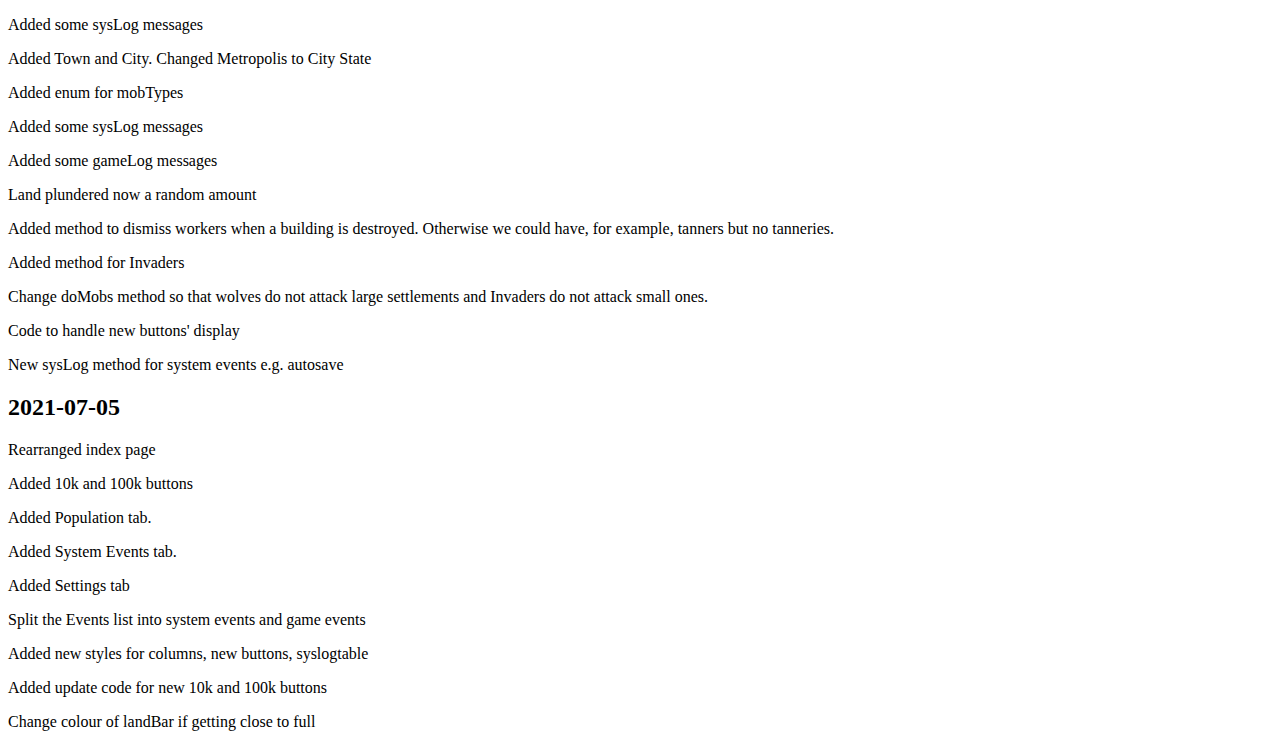
<file: updates_sixtysixgames.html>
<!DOCTYPE html>
<html xmlns="http://www.w3.org/1999/xhtml" xml:lang="en-gb" lang="en-gb">
    <head>
        <title>CivClicker 1.4.x Updates</title>
        <meta http-equiv="Content-Type" content="text/html;charset=utf-8" />
    </head>
    <body>
        <h1>CivClicker Updates</h1>
        
        <h2>2021-12-03 v1.4.24 (alpha) Updates</h2>
        <p>New generic function to dismiss worker</p>
        <p>Start trader timer only if resource is valid</p>
        <p>Added global directive</p>
        <p>Add piety bonus instead of hard-coded 10</p>
        <p>Reduce bandits slaughter and sacking chances</p>
        <p>Reduce invaders desecrate chance</p>
        <p>Ensure multiple looters leave</p>
        <p>Added mob fight bar</p>
        <p>New function to get mob type for attackers</p>
        
        <h2>2021-12-01 v1.4.24 (alpha) Updates</h2>
        <p>Split data into manageable files</p>
        <p>Zombies can be killed by enemies</p>
        
        <h2>2021-11-17 v1.4.24 (alpha) Updates</h2>
        <p>Removed barracks as a prereq.  Added standard as a prereq for army stuff</p>
        <p>Changed some effect text</p>
        <p>Added game message when doing iconoclasm</p>
        <p>Resources can be fractional, so we don't count less than 1</p>
        <p>Corrected use of labourer modes</p>
        <p>Correct check for low item</p>
        
        <h2>2021-11-12 v1.4.24 (alpha) Updates</h2>
        <p>Moved delete button to bottom of tab</p>
        <p>Correct logic for checking if civ is dead</p>
        
        <h2>2021-11-11 v1.4.24 (alpha) Updates</h2>
        <p>Change combat mods for advanced upgrades</p>
        <p>Use plater raiding party for base loot</p>
        <p>Decrease base loot when plundering</p>
        <p>Add population to raid news</p>
        <p>Don't allow slaughter of more than current population</p>
        <p>Don't allow sacking of more than current available</p>
        <p>Use sackMax when desecrating</p>
        <p>Ensure invaders leave when nothing to attack</p>
        <p>Renamed function</p>
        <p>Adjust morale if more than 1 citizen</p>
        <p>New function to update altars</p>
        
        <h2>2021-11-10 v1.4.24 (alpha) Updates</h2>
        <p>Force desecration of graveyards and altars</p>
        <p>Don't send mob if already under attack</p>
        <p>Cannot store piety without temples</p>
        <p>Effect text changes</p>
        <p>More fiddling with Fatigue values</p>
        <p>Increase limit bonus for theism upgrades</p>
        
        <h2>2021-11-09 v1.4.24 (alpha) Updates</h2>
        <p>Ensure stylesheet gets reloaded</p>
        <p>Remove arbitrary increase of invaders</p>
        <p>Ensure attackers leave if targets invalid</p>
        <p>Use local vars to ensure consistency</p>
        <p>Reduce number of attackers if population is 0</p>
        <p>Increase numbers leaving for fatigue</p>
        <p>New function to resources total</p>
        
        <h2>2021-11-08 v1.4.24 (alpha) Updates</h2>
        <p>Remove text from game log messages</p>
        <p>Always let some attackers leave after doing something</p>
        <p>Allow desecration of Altars</p>
        <p>Include number of altars in mob logic</p>
        <p>Reduce Fatigue figures</p>
        <p>New functions to get current altar and total number of altars</p>
        <p>Display number of Altars on Deity tab</p>
        <p>New function for sentence case of log messages</p>
        <p>Update altars total</p>
        <p>Correct format for singular date and time</p>
        
        <h2>2021-11-05 v1.4.24 (alpha) Updates</h2>
        <p>Do not show numbers in game events</p>
        <p>Change prereqs of palisades and battlements</p>
        <p>Output playing time instead of in-game date/time</p>
        
        <h2>2021-10-29 v1.4.24 (alpha) Updates</h2>
        <p>Delete unused code and comments</p>
        <p>Check for graves below 0</p>
        <p>Don't calculate if resources at limit</p>
        <p>Add buildings to start of sackable so that dwellings get sacked last</p>   
        
        <h2>2021-10-25 v1.4.24 (alpha) Updates</h2>
        <p>Randomise number of extra invaders</p>
        <p>Reduce amount of land gained from conquest</p>
        <p>Reduce amount of resources lost when over limit</p>
        <p>Increase labourer mods because Wonders take tooooooooo long to build</p>
        
        <h2>2021-10-20 v1.4.24 (alpha) Updates</h2>
        <p>Change number of invaders because num passed in</p>
        <p>Randomise enemy population between min and max population</p>
        <p>Use the correct method to kill a unit</p>
        <p>Allow enemies to attack even if population is all gone</p>
        <p>If population all gone, use resources etc to decide size of mob</p>
        <p>Use functions to calculate bonuses</p>
        <p>Change prereqs on some Objects</p>
        <p>If resources are over limit, let amount degrade slowly</p>
        <p>We can't make more resources than we can store</p>
        
        <h2>2021-10-11 v1.4.24 (alpha) Updates</h2>
        <p>Check for more than or equal to 1 resource for looting because resources can be fractional</p>
        
        <h2>2021-10-06 v1.4.24 (alpha) Updates</h2>
        <p>Class for game date</p>
        <p>Table cell sizes</p>
        <p>Use method to get random building</p>
        <p>Logic checks</p>
        <p>Output game date in game log</p>
        <p>Use global app object</p>
        <p>Update game date in game loop</p>
        <p>New functions for game date and playing time</p>
        <p>New global app object</p>
        <p>Use const or let instead of var</p>
        <p>Added loop counter for game date and playing time</p>
        
        <h2>2021-10-04 v1.4.24 (alpha) Updates</h2>
        <p>Added in-game date</p>
        <p>Increase odds of bandit sacking</p>
        <p>Normal citizens have defence against slaughter</p>
        
        <h2>2021-09-30 v1.4.24 (alpha) Updates</h2>
        <p>Change effectText for some objects</p>
        <p>Change some messages</p>
        <p>Change plague chance</p>
        <p>Plague infects proportion of healthy citizens</p>
        <p>Burying doesn't cost Piety</p> 
        <p>Single function for checking plague spread</p>
        
        <h2>2021-09-29 v1.4.24 (alpha) Updates</h2>
        <p>Use let instead of var for local variables</p>
        <p>Moved various functions to correct file</p>
        <p>Use function to get piety bonus</p>
        
        <h2>2021-09-28 v1.4.24 (alpha) Updates</h2>
        <p>Fixed bug when trying to send troops back when not enough barracks/stables</p>
        <p>Changed starve target to get patients first, then workers</p>
        <p>Increase chance of plague</p>
        <p>Increase number of homeless dying</p>
 
        <h2>2021-09-27 v1.4.24 (alpha) Updates</h2>
        <p>Added countdown for glory</p>
        <p>Added desecration of graveyards</p>
        <p>Fiddled with attackers properties</p>
        <p>Update pest control counter</p>
        <p>Rename method for consistency</p>
        <p>Check for resources less than 0</p>
        <p>Quick return out of functions if calculations not needed</p>
        <p>Change doPlague odds</p>
        <p>Check piety before calculating</p>
        <p>Burying costs piety</p>
        <p>Change corpse Plague odds</p>   
        
        <h2>2021-09-22 v1.4.24 (alpha) Updates</h2>
        <p>Use spans for morale icons</p>
        <p>Increase number of attackers</p>
        <p>Increase number if invaders</p>
        <p>Gain between 25 and 50% of land on raids</p>
        <p>Randomise game log messages</p>
        <p>Use local variable for doMobs limit</p>
        <p>Change costs for some objects</p>
        <p>Method to show correct moral icon</p>
        
        <h2>2021-09-20 v1.4.24 (alpha) Updates</h2>
        <p>Added a fight bar to the Conquest tab</p>
        <p>Added classes for the fight bar</p>
        <p>Update fight bar during combat</p>
        <p>Show/hide fight bar as needed</p>
        <p>Reduce initial amount of land to 100</p>
        <p>Fix migrate code for potions</p>
        <p>New method to update new fight bar</p>
        
        <h2>2021-09-16 v1.4.24 (alpha) Updates</h2>
        <p>Change attack frequency to be between 5 and 10 minutes</p>
        <p>Better attempt at forcing attacks the larger the civilization</p>
        <p>Bandits attack tribe less</p>
        <p>Change limit calculation for some Objects</p>
        <p>Use functions for some calculations of some properties</p>
        <p>Change effectText of some Objects</p>
        <p>Remove some stupid prereqs</p>
        <p>Change some efficiency</p>
        <p>New function for piety bonus</p>
        <p>Show info icon if Neverclick achievement is possible</p>
        
        <h2>2021-09-15 v1.4.24 (alpha) Updates</h2>
        <p>New images for morale</p>
        <p>Rearranged Trade tab</p>
        <p>Padding changes</p>
        <p>Sick colour</p>
        <p>Invader background</p>
        <p>Style for morale elements</p>
        <p>Refactor code to be more readable</p>
        <p>Change cost of some Objects</p>
        <p>Ensure trader doesn't ask for too little</p>
        <p>Hide/show morale icons as needed</p>
        <p>Change condition for Wonder flag</p>
        
        <h2>2021-09-14 v1.4.24 (alpha) Updates</h2>
        <p>Use better function for getting resources</p>
        <p>Change condition for capturing siege engines</p>
        <p>Change calculation for resource limit</p>
        <p>Changed effect text for some Objects</p>
        <p>Changed prereqs for some Objects</p>
        <p>Rearranged upgrades</p>
        <p>Changed cost for some Objects</p>
        <p>Changed efficiency for some Objects</p>
        <p>New function to get tradeable resources</p>
        <p>Renamed to getLootableResource</p>
        <p>Changed methods for jobs</p>
        <p>Code to handle new upgrades</p>
        <p>Changed default Deity name</p>
        <p>Use new function to get random tradeable resource</p>
        <p>Ensure trader request reasonable amount</p>
        <p>Labourers can be more efficient with upgrades</p>
        <p>Increment version for new upgrades</p>
        
        <h2>2021-09-13 v1.4.21 (alpha) Updates</h2>
        <p>Added info element to all tabs</p>
        <p>Rearranged Trade tab</p>
        <p>Calculate limit for Piety</p>
        <p>Changed cost for graveyard</p>
        <p>Changed cost for some upgrades</p>
        <p>Changed prereqs for upgrades</p>
        <p>Changed name of some upgrades</p>
        <p>Added theism upgrades</p>
        <p>Added science related upgrades</p>
        <p>Use function to get efficiency</p>
        <p>Hide/display info icon on various tabs</p>
        
        <h2>2021-09-10 v1.4.21 (alpha) Updates</h2>
        <p>Added two columns on the Upgrades tab</p>
        <p>Added two columns on the Trade tab</p>
        <p>Background colour of info icon</p>
        <p>Background image for Achievements</p>
        <p>Title for Upgrade pane</p>
        <p>Re-ordered upgrades</p>
        <p>Changed prereqs for some upgrades</p>
        <p>Added effectText for Achievements</p>
        <p>Show 30 game messages</p>
        <p>Show effectText as tooltip for Achievements</p>
        
        <h2>2021-09-09 v1.4.21 (alpha) Updates</h2>
        <p>Added Info element</p>
        <p>Use new upgrades: advanced weapons, armour, shields, ramparts, battlements</p>
        <p>Use new upgrades: basic armour, advanced weapons, armour, shields, ramparts, battlements</p>
        <p>Rearranged order and prereqs of upgrades</p>
        <p>New method to get farmer mods</p>
        <p>Migration code for new upgrades</p>
        <p>Show info alert if upgrade is available</p>
        <p>Increment version</p>
        
        <h2>2021-09-08 v1.4.18 (alpha) Updates</h2>
        <p>Moved Resources tab</p>
        <p>Use object property for Max targets</p>
        <p>Added new upgrades: carpentry, warehouse, storehouse and storeroom</p>
        <p>Changed some prereqs</p>
        <p>Added new Max properties</p>
        <p>Added migration code for carpentry</p>
        <p>Generic method to update objects with an update method</p>
        <p>Updated version</p>
        
        <h2>2021-09-02 v1.4.11 (alpha) Updates</h2>
        <p>Added Potions</p>
        <p>Moved corpses and piety</p>
        <p>Changed random amounts for raiders</p>
        <p>Added potion resource</p>
        <p>Added limit on potions</p>
        <p>Added Reaping upgrade</p>
        <p>Changed cost of Trade upgrades</p>
        <p>Changed cost of Cavalry</p>
        <p>Used reaping upgrade for woodcutters</p>
        <p>Apothecaries make potions</p>
        <p>Healers use potions to cure</p>
        <p>Increment version</p>
        <p>Added potions</p>
        <p>Use Reaping upgrade</p>
        <p>Add Apothecaries to game loop</p>
        
        <h2>2021-09-01 v1.4.9 (alpha) Updates</h2>
        <p>Added Resource tab</p>
        <p>Move system events log to Settings tab</p>
        <p>Added new upgrade for Corn Exchange</p>
        <p>Fiddled with css padding for cols</p>
        <p>Bandits don't loot and slaughter as much</p>
        <p>Use new property to decide when to stop killing</p>
        <p>Use function to get random lootable resource</p>
        <p>Use new property to decide when to stop looting</p>
        <p>Use new property to decide when to stop sacking</p>
        <p>Use new property to decide when to stop conquering</p>
        <p>Reduce frequency of bandits for small civ sizes</p>
        <p>Added new building type: palace</p>
        <p>Added new upgrade for trading: corn exchange</p>
        <p>Changed xxxFatigue property name to xxxStop</p>
        <p>Moved global arrays to correct file</p>
        <p>New method to random resource</p>
        <p>Added palace to pop limit</p>
        <p>Migration code for corn exchange upgrade</p>
        <p>Use corn exchange upgrade to allow traders to change resource costs</p>
        
        <h2>2021-08-26 v1.4.6 (alpha) Updates</h2>
        <p>Include new javascript files</p>
        <p>Move component related code to same file</p>
        <p>Changed mansion cost</p>
        <p>Use enums for some object property values</p>
        <p>Added more enums</p>
        <p>Fixed trading price migrate bug</p>
        <p>Output message to sysLog</p>
        <p>Move function to correct file</p>
        <p>Use enums</p>
        <p>Move UI related code to same file</p>
        <p>Moved utility functions to same file</p>
        <p>Added Tribe civSize</p>
        <p>Moved related coded into relevant files</p>
        
        <h2>2021-08-24 v1.4.4 (alpha) Updates</h2>
        <p>Include new javascript files</p>
        <p>Use enums for some object property values</p>
        <p>Moved functions to new files</p>
        
        <h2>2021-08-10 v1.4.4 (alpha) Updates</h2>
        <p>Added new style class</p>
        <p>Use lootable array to get trade material</p>
        <p>Simply set new trade amount to 10% of what trader requested</p>
        <p>Comment out checks on basic resources</p>
        <p>Increase limit on stop condition for getRandomPatient</p>
        <p>Fixed herbs .net count</p>
        <p>Check for valid job and don't just return</p>
        <p>Increase number of plague victims</p>
        <p>Lower chances of corpse decaying</p>
        <p>Ensure something is looted</p>
        
        <h2>2021-08-05 v1.4.4 (alpha) Updates</h2>
        <p>Changed Province to City State</p>
        <p>Fixed coupe of logic bugs</p>
        <p>Changed odds for attackers doing stuff</p>
        <p>Ensure something is sacked or slaughtered in multi functions</p>
        
        <h2>2021-08-04 v1.4.4 (alpha)</h2>
        <p>Moved empty graves next to corpses</p>
        <p>Use different widths for resource columns</p>
        <p>New width classes</p>
        <p>More font-size fiddling</p>
        <p>Increased piety storage</p>
        <p>Changed method to getResourceRowText</p>
        <p>New method to reset trade amounts</p>
        <p>Change morale delta when doing slaughter</p>
        
        <h2>2021-08-02 v1.4.4 (alpha)</h2>
        <p>Added classes for max numbers</p>
        <p>Font sizes for number classes</p>
        <p>Added limits for special resources</p>
        <p>Changed requirements for stockpiles</p>
        <p>Added resource stock piles</p>
        <p>Display limits for resources</p>
        <p>Updated version number</p>
        
        <h2>2021-07-29 v1.4.3 (alpha)</h2>
        <p>Added fatigue, exhaustion and conquer for some enemy units</p>
        <p>Move isUnderAttack function</p>
        <p>Added sackableTotal to landTotals</p>
        <p>Renamed some functions</p>
        <p>Add getRandomBuilding to return a building based on its proportions</p>
        <p>Fixed bug when paying for loot that resulted in incorrect land totals</p>
        <p>Smaller chance of corpses decaying</p>
        <p>Barbarians can sack and slaughter multiples</p>
        <p>sackMulti uses new getRandomBuilding function</p>
        
        <h2>2021-07-28 v1.4.3 (alpha)</h2>
        <p>Trade prices randomly go up or down after trader visit</p>
        <p>Some homeless will die every loop</p>
        <p>Corpses will either rot, be eaten or scavenged</p>
        <p>Wolves will eat corpses before killing</p>
        <p>Not all slaughter targets are valid, so kill count incorrect</p>
        <p>Improved sack functions</p>
        
        <h2>2021-07-27 v1.4.3 (alpha)</h2>
        <p>Added 1.4.x to title</p>
        <p>freeLand added to stop annoying UI jump when calculating havePrereqs in updatePurchaseRow</p>
        <p>Don't add a symbol if resources are 0</p>
        <p>Prettify to 1 decimal place</p>
        <p>Added method to get random worker, healthy or not</p>
        <p>Corpses spread plague if there are no sick</p>
        <p>Get random worker for slaughter</p>
        
        <h2>2021-07-22 v1.4.3 (alpha)</h2>
        <p>Moved landBar above tabs because land is also used up by altars</p>
        <p>Added function to update trade amounts</p>
        <p>Prettify resources to 2 decimal places</p>
        <p>Add userTraded flag to trader object to indicate if user bought something</p>
        <p>Lose piety for having temples but no clerics</p>
        <p>Some citizens randomly recover from plague</p>
        
        <h2>2021-07-21 v1.4.3 (alpha)</h2>
        <p>Change requirements for temple and cleric</p>
        <p>Calculate ill and healthy correctly</p>
        <p>Check for totalSick in doPlague and return if none</p>
        <p>Plague kills a random number of citizens</p>
        <p>Plague spreads to a random number of citizens</p>
        <p>Only healthy citizens catch plague</p>
        <p>A random number of corpses will decay</p>

        <h2>2021-07-20 v1.4.3 (alpha)</h2>
        <p>Changed requirements for Buildings: tannery, smithy, apothecary, temple</p>
        <p>Added requirements for Units: tanner, blacksmith, healer, cleric</p>
        <p>Added specific functions for enemy units onWin method</p>
        <p>Fiddled with fatigue numbers</p>
        <p>Rearrange jobList for starveTarget</p>
        <p>Added method to randomly kill off any homeless.  Homeless occur when the population is greater than the total supported by dwellings</p>
        <p>Added specific functions for enemy units</p>
        <p>Added method for slaughtering multiple citizens</p>
        <p>Added method for sacking multiple buildings</p>
        <p>Added method for attackers to conquer free land</p>
        <p>Added the doHomeless method to the main game loop</p>

        <h2>2021-07-15 v1.4.3 (alpha)</h2>
        <p>Include new script files</p>
        <p>Added new spans for resource costs</p>
        <p>Added "use strict" directive</p>
        <p>Added new names to CivObj prototype</p>
        <p>Added new methods for tradeAmount</p>
        <p>Added tradeAmount properties</p>
        <p>Changed piety requirement for altars</p>
        <p>Removed subtype: special from totalSick because they weren't being included in the living population count</p>
        <p>Fiddled with fatigue numbers for Barbarians and Invaders</p>
        <p>Added new method to detect if under attack</p>
        <p>Method to set initial trade price</p>
        <p>Changed the number that starve to be random 1% of living</p>
        <p>Remembered to smite the Invaders</p>
        <p>Moved all trade functions to new file</p>
        <p>Moved all migrate functions to new file</p>
        <p>Update the trade buttons as needed</p>
        <p>New method to get total number by job type</p>
        <p>Steal a random amount of resources</p>
        <p>Use sackFatigue property of mob</p>
        <p>Improved dismissWorkers function</p>
        <p>Improved doMobs function</p>
        <p>Moved all UI functions to new file</p>
        <p>Call dismissWorkers in main game loop</p>

        <h2>2021-07-08 v1.4.1 (alpha)</h2>
        <p>Include player name in head title</p>
        <p>Made cols style wider</p>
        <p>Removed padding and margin on landBar</p>
        <p>Moved totalSick to end of player units to stop the annoying UI jump</p>
        <p>Added new enemy unit: Invader</p>
        <p>Added alert on population tab when under attack</p>
        <p>Added some sysLog messages</p>
        <p>Added Town and City.  Changed Metropolis to City State</p>
        <p>Added enum for mobTypes</p>
        <p>Added some sysLog messages</p>
        <p>Added some gameLog messages</p>
        <p>Land plundered now a random amount</p>
        <p>Added method to dismiss workers when a building is destroyed.  Otherwise we could have, for example, tanners but no tanneries.</p>
        <p>Added method for Invaders</p>
        <p>Change doMobs method so that wolves do not attack large settlements and Invaders do not attack small ones.</p>
        <p>Code to handle new buttons' display</p>
        <p>New sysLog method for system events e.g. autosave</p>

        <h2>2021-07-05</h2>
        <p>Rearranged index page</p>
        <p>Added 10k and 100k buttons</p>
        <p>Added Population tab.</p>
        <p>Added System Events tab.</p>
        <p>Added Settings tab</p>
        <p>Split the Events list into system events and game events</p>
        <p>Added new styles for columns, new buttons, syslogtable</p>
        <p>Added update code for new 10k and 100k buttons</p>
        <p>Change colour of landBar if getting close to full</p>
    </body>
</html>
</file>
<file: styles/civclicker.css>
/**
	CivClicker
	Copyright (C) 2014; see the README.md file for authorship.

	This program is free software: you can redistribute it and/or modify
	it under the terms of the GNU General Public License as published by
	the Free Software Foundation, either version 3 of the License, or
	(at your option) any later version.

	This program is distributed in the hope that it will be useful,
	but WITHOUT ANY WARRANTY; without even the implied warranty of
	MERCHANTABILITY or FITNESS FOR A PARTICULAR PURPOSE.  See the
	GNU General Public License for more details.

	You should have received a copy of the GNU General Public License
	along with this program in the LICENSE file.
	If it is not there, see <http://www.gnu.org/licenses/>.
**/
@import url("fonts.css");

body {
    font-family: 'Lato', Arial, sans-serif;
    /*font-weight:600;*/
    /*text-shadow: 3px 0 0 #fff, -3px 0 0 #fff, 0 3px 0 #fff, 0 -3px 0 #fff, 2px 2px 0 #fff, -2px -2px 0 #fff, 2px -2px 0 #fff, -2px 2px 0 #fff;*/
    text-shadow: none;
    padding: 0;
    margin: 0;
}

    body.hasBackground {
        background: #EAF0EA;
        background-attachment: fixed;
        background-size: 100%;
    }

        body.hasBackground.classic {
            background-image: url('../images/constable_original.jpg');
        }

        body.hasBackground.wivenhoe {
            background-image: url('../images/constable_wivenhoe_park_essex_faded.jpg');
        }

a {
    color: #3366ff;
    text-decoration: none;
}

    a:hover {
        text-decoration: underline;
    }

.columns,
.cols {
    /* column-count: 2; */
    display: block;
    box-sizing: border-box;
    margin: 0 auto;
    padding: 0 2em;
    clear: both;
    width: 100%;
}

    .columns:after /* clearfix */ {
        content: "";
        display: table;
        clear: both;
    }

    .cols:after /* clearfix */ {
        content: "";
        display: table;
        clear: both;
    }

.cols {
    width: 100%;
}

.column,
.col {
    display: block;
    box-sizing: border-box;
    width: 50%;
    float: left;
}

    .column.left {
        padding-right: 1em;
    }

    .column.right {
        padding-left: 1em;
    }
    .column.middle {
        padding-left: 1em;
        padding-right: 1em;
    }
.width60 {
    width: 60%;
}

.width40 {
    width: 40%;
}

.width75 {
    width: 75%;
}

.width25 {
    width: 25%;
}
.width33 {
    width: 33.3%;
}

.landCols {
    margin-bottom: 0;
    padding-bottom: 0;
}

    .landCols .col {
        margin-bottom: 0;
        padding-bottom: 0;
    }

        .landCols .col:nth-child(2) {
            text-align: right;
        }

.icon-lg {
    height: 40px;
    width: 40px;
}

.icon-sm {
    height: 16px;
    width: 16px;
    margin: 2px 0 -2px 0;
}

#header {
    float: left;
    position: relative;
    text-align: left;
    font-family: 'Suez One', serif;
    margin-top: 1em;
    margin-bottom: 1em;
}

    #header h1 {
        float: left;
        font-weight: normal;
        margin-top: 0;
        margin-bottom: 0;
    }

    #header #ruler {
        font-size: 75%;
        color: #666;
        margin-left: 2em;
    }

    #header.condensed {
        margin-top: 0;
        margin-bottom: 0;
    }

        #header.condensed h1 {
            padding: 0;
            margin: 0;
            font-size: 1.5em;
        }

        #header.condensed #ruler {
            display: none;
        }

#gameDate {
    font-size: 75%;
    color: #666;
    margin-left: 1em;
}

#strip {
    box-sizing: border-box;
    padding: 0 1em;
    text-shadow: none;
    width: 100%;
    text-align: right;
}

    #strip .title {
        font-family: 'Suez One', serif;
        opacity: 0.75;
    }

    #strip .version {
        display: inline-block;
        margin-right: 1em;
        opacity: 0.25;
    }

#stripInner {
    width: 100%;
}

#strip a {
    display: inline-block;
    padding: 0.5em 1em;
}

    #strip a.selected {
        background: rgba(0,0,0,0.1);
    }

.drawer {
    display: none;
    padding: 1em 0;
    background: rgba(0,0,0,0.1);
    clear: both;
}

    .drawer:after /* clearfix */ {
        content: "";
        display: table;
        clear: both;
    }

#main {
    display: none;
}

/* tables */
table#basicResources,
#specialResourcesContainer table {
    width: 100%;
}

#populationNumbers table {
    width: 100%;
    margin-bottom: 1em;
}

#impexpField {
    display: block;
    width: 100%;
    height: 6em;
    margin: 1em 0;
}

#expButton {
    width: 7em;
    float: left;
    margin-left: 5%;
    margin-bottom: 1em;
}

#expSelect {
    width: 7em;
    float: left;
    margin-left: 1em;
    margin-bottom: 1em;
}

#impButton {
    width: 7em;
    float: right;
    margin-right: 1em;
    margin-bottom: 1em;
}

#impexpClose {
    width: 7em;
    float: right;
    margin-right: 5%;
    margin-bottom: 1em;
}

h3 {
    clear: both;
}

button {
    font-family: 'Suez One', serif;
    border: 1px solid rgba(0,0,0,0.5);
    background-color: rgba(255,255,255,0.9);
    box-shadow: 0 0.2em 0 rgba(0,0,0,0.1);
    margin: 0.25em 0em 0.25em 0;
    padding: 0.25em 0.5em;
    font-size: 1.0em;
    font-weight: 500;
    border-radius: 0.75em;
    cursor: pointer;
    outline: none;
}

    button:hover:enabled {
        border-color: rgba(0,0,0,1);
        background-color: rgba(255,255,255,1);
    }

    button:disabled {
        cursor: not-allowed;
        background-color: rgba(255,255,255,0.25);
        border-color: rgba(0,0,0,0.1);
        font-weight: normal;
        box-shadow: none;
    }

    button:active, button:active:hover {
        background-color: rgba(200,255,180,0.9);
    }

#populationCreate button {
    min-width: 3em;
    padding-left: 0.5em;
    padding-right: 0.5em;
}

#upgrades button {
    min-width: 9em;
}

#deityPane button {
    min-width: 10em;
}

#basicResources button {
    text-transform: capitalize;
    min-width: 6em;
}

#textSize button,
#jobs button,
#party button,
#buildings button,
#deityPane button.xInfinity, /* Needed for Raise Dead */
#deityPane button.x100 {
    min-width: 2.5em;
    text-shadow: none;
    font-weight: normal;
    font-size: 0.9em;
    margin: 0.1em 0;
    padding: 0.2em 0.4em;
    text-transform: capitalize;
    border-radius: 0.5em
}

.buycustom button {
    width: 7.5em !important; /* Need to make this override the above */
}

.wonderCompleted button {
    width: 5em;
}

#basicResources button {
    /* padding:0.3em; */
}

#raidGroup button {
    min-width: 12em;
    display: block;
}

#tradeUpgradeContainer button {
    min-width: 12em;
}

.panesTabs {
}

    .panesTabs:after /* clearfix */ {
        content: "";
        display: table;
        clear: both;
    }

.paneSelector {
    float: left;
    position: relative;
    text-align: center;
    margin-top: 1.5em;
    padding: 0.0em 1em;
    line-height: 2em;
    border: 1px solid rgba(0,0,0,0.3);
    background-color: rgba(0,0,0,0.1);
    color: black;
    border-top-left-radius: 0.25em;
    border-top-right-radius: 0.25em;
    cursor: pointer;
}

    .paneSelector:hover {
        border-color: rgba(0,0,0,0.5);
        color: black;
        background: rgba(255,255,255,0.5);
    }

    .paneSelector.selected {
        margin-top: 1em;
        padding-top: 0.25em;
        padding-bottom: 0.25em;
        border-color: rgba(0,0,0,0.5);
        border-bottom-color: rgba(255,255,255,0.5);
        background: rgba(255,255,255,0.5);
        color: black;
        font-weight: bold;
        /* text-shadow: 2px 0 0 #000, -2px 0 0 #000, 0 2px 0 #000, 0 -2px 0 #000, 1px 1px #000, -1px -1px 0 #000, 1px -1px 0 #000, -1px 1px 0 #000; */
    }

    .paneSelector .alert {
        display: none;
        position: absolute;
        font-size: 1.2em;
        top: -0.5em;
        right: -0.25em;
        width: 1.2em;
        height: 1.2em;
        line-height: 1.5em;
        text-align: center;
        background: #ffff99;
        border: solid 2px white;
        border-radius: 1.5em;
        font-family: 'Suez One', serif;
        color: #333;
        box-shadow: 0 0.1em 0.1em rgba(0,0,0,0.2);
        z-index: 3;
    }
    .paneSelector .info {
        display: none;
        position: absolute;
        font-size: 1.2em;
        top: -0.5em;
        right: -0.25em;
        width: 1.2em;
        height: 1.2em;
        line-height: 1.5em;
        text-align: center;
        background: #aaccff;
        border: solid 2px white;
        border-radius: 1.5em;
        font-family: 'Suez One', serif;
        color: #333;
        box-shadow: 0 0.1em 0.1em rgba(0,0,0,0.2);
        z-index: 2;
    }

.selectPane {
    display: none;
    padding: 1.5em 1em 2em 1em;
    background-color: rgba(255,255,255,0.5);
    box-shadow: 0 0.1em 0.1em rgba(0,0,0,0.1);
}

    .selectPane.selected {
        /* Note that this will cause a problem for non-block elements */
        /* We should use 'default', but it's not sufficiently supported yet */
        display: block;
    }

    .selectPane .columns {
        padding: 0;
    }

    .selectPane:after /* clearfix */ {
        content: "";
        display: table;
        clear: both;
    }

.devcost {
    padding-right: 1em;
}

.tip {
    font-style: italic;
    color: #555;
}

.note,
.cost {
    text-align: right;
    font-style: italic;
    color: #555;
}

.cost {
    color: #333;
}

.number {
    text-align: right;
    padding-right: 0.3em;
    font-size: 1.1em;
}

.maxNumber {
    font-size: 0.9em;
}

.deityDomain {
    padding-right: 2em;
}

#oldDeities {
    display: none;
}

    #oldDeities td {
        padding-right: 1em;
    }

#deityDomains {
    display: none;
}

    #deityDomains li {
        display: block;
    }

#battleUpgrades,
#fieldsUpgrades,
#underworldUpgrades,
#catsUpgrades {
    display: none;
}

.enemy {
    color: red;
    font-weight: bold;
}

.sick {
    color: green;
}

#customJobQuantity,
#customBuildQuantity,
#customPartyQuantity,
#customSpawnQuantity {
    display: none;
}

#customBuildQuantity {
    margin-left: 1em;
}

#victoryGroup {
    display: none;
}

.itemname {
    padding-left: 2px;
    text-transform: capitalize;
}

.building10,
.building100,
.building1000,
.building10000,
.building100000,
.buildingInfinity,
.unit10,
.unit100,
.unit1000,
.unit10000,
.unit100000,
.unitInfinity,
.buycustom {
    display: none;
}

#zombieWorkers {
    display: none;
}

.Pupgrade {
    display: none;
}

#logTable {
    width: 100%;
}

    #logTable td {
        font-size: 0.9em;
        padding-right: 2px;
        vertical-align: top;
    }

#syslogTable {
    width: 100%;
}
#syslogTable td {
    padding-right: 5px;
    vertical-align: top;
}

#logT, #sysLogT {
    width: 7em;
}
/*
#graveTotal {
    display: none;
}
*/

#achievements {
}

    #achievements:after /* clearfix */ {
        content: "";
        display: table;
        clear: both;
    }

.achievement {
    display: block;
    float: left;
    width: 60px;
    height: 60px;
    background-color: #737373;
    background-image: url('../images/achLocked.jpg');
    background-position: center center;
    background-repeat: no-repeat;
    margin: 0.5em;
    font-family: 'Suez One', serif;
}

.break {
    display: block;
    width: 20px;
}

.unlockedAch {
    box-sizing: border-box;
    border: 5px ridge #FBDA20;
    width: 70px;
    height: 70px;
    padding: 0.8em 0.2em 0.2em;
    margin: -5px 0 0 -5px;
    font-size: 0.9em;
    box-shadow: 0 0.25em 0.3em rgba(0,0,0,0.25), inset 0 0 0.5em rgba(0,0,0,0.25);
    font-weight: normal;
    background-color: #FBDA20;
    display: none; /* Initially */
    text-align: center;
    background-image: url('../images/achTrophy.png');
    background-repeat: no-repeat;
    background-position: center;
}

.stats {
    display: block;
    clear: both;
    margin: 1em 0;
}

#gloryGroup {
    display: none;
}

#wondersContainer {
    display: none;
    padding-bottom: 0.3em;
}

#startWonderLine {
    display: none;
}

#pastWonders td {
    padding-right: 1em;
}

.wonderTitle {
    font-weight: bold;
    margin-bottom: 1em;
}

#renameWonder {
    width: 5em;
}

#wonderInProgress {
    display: none;
}

#speedWonderGroup {
    display: none;
}

#wonderCompleted {
    padding-top: 1em;
    display: none;
}

#lowResources {
    display: none;
    color: red;
}

#tradeContainer,
#noTrader {
    display: none;
    padding: 0.5em 0;
    margin: 0.5em 0;
    text-align: center;
}

#tradeContainer {
    background-color: #dd9;
    border-radius: 0.5em;
    box-shadow: 0 0.1em 0.1em rgba(0,0,0,0.1);
    border: solid 2px white;
}

#noTrader {
    min-height: 2em;
    line-height: 2em;
    background-color: rgba(0,0,0,0.05);
    border: dashed 2px rgba(0,0,0,0.1);
}

#tradeButton {
    height: 2em;
    min-width: 50%;
}

#tradeUpgradeContainer {
    display: none;
}

#iconoclasmGroup {
    display: none;
}

#iconoclasmList {
    padding-left: 2em;
}

#versionAlert {
    display: none;
}

#newVersionText {
    color: #f00;
    text-decoration: underline;
}

    #newVersionText:hover {
        cursor: pointer;
    }

.resources {
}

    .resources img {
        margin-right: 1em;
        vertical-align: middle;
    }

    .resources label {
        text-transform: capitalize;
        display: inline-block;
        min-width: 4em;
    }

/* #basicResources and special resources */
#basicResourcesContainer .net {
    width: 20%;
}

#specialResourcesContainer {
    margin: 0.5em 0 0.5em 0;
}

    #specialResourcesContainer .number {
        padding: 0 0.3em 0.3em 0.3em;
    }

#basicResources label {
    margin-left: 1em;
}

#specialResourcesContainer .net,
#specialResourcesContainer .perSecond {
    font-size: 1em;
}
#specialResourcesContainer .net {
    width: 10%;
}
#walkGroup {
    display: none;
}

#purchasedUpgrades, #purchasedPantheon {
    margin-left: 1em;
}

    #purchasedUpgrades *, #purchasedPantheon * {
        line-height: 1.5em;
    }

#resetNote,
#resetDeity,
#resetBoth,
#resetWonder {
    display: none;
}

.bar {
    margin: 1px 0;
    height: 1em;
    border: solid 1px rgba(0,0,0,0.2);
}

    .bar div {
        height: 100%;
        width: 0;
    }

    .bar > div {
        background-color: #bbb;
    }

        .bar > div > div {
            float: left;
        }

#landBar > div {
    background-color: #aca;
    margin-top: 0;
    padding-top: 0;
}

#progressContainer {
    border: 1px solid rgba(0,0,0,0.2);
}

#progressBar {
    height: 1em;
    background-color: #3f6;
    width: 0%;
}

.totalSick {
    background-color: #fcc;
}

.unemployed {
    background-color: #bbb;
}

.farmer {
    background-color: #CF9221;
}

.woodcutter {
    background-color: #016901;
}

.miner {
    background-color: #887878;
}

.tanner {
    background-color: #591B11;
}

.blacksmith {
    background-color: #525252;
}

.healer {
    background-color: #003B00;
}

.cleric {
    background-color: #CF6666;
}

.labourer {
    background-color: #9f9;
}

.soldier {
    background-color: #f99;
}

.cavalry {
    background-color: #ff9;
}

.cat {
    background-color: #ff2;
}

.shade {
    background-color: #333;
}

.wolf {
    background-color: #999;
}

.bandit {
    background-color: #666;
}

.barbarian {
    background-color: #f63;
}
.invader {
    background-color: #f60;
}
.esiege {
    background-color: #99f;
}

.soldierParty {
    background-color: #9ff;
}

.cavalryParty {
    background-color: #f9f;
}

.siege {
    background-color: #cc3;
}

.esoldier {
    background-color: #c44;
}

.efort {
    background-color: #cc4;
}

.attacker {
    background-color: green;
}
.defender {
    background-color: red;
}

.bar span {
    display: none;
    position: relative;
    top: -1.8em;
    background-color: rgba(0,0,0,0.3);
    color: white;
    width: 10em;
    font-size: 80%;
    text-align: center;
    padding: 0.25em;
    border-radius: 0.2em;
    text-shadow: 0 1px 0 rgba(0,0,0,0.2);
}

.bar div:hover > span {
    display: block;
}

.raidBar {
    display: none;
}
.mobBar {
    display: none;
}
#morale {
}
#morale1 {
    display: none;
}
#morale2 {
    display: none;
}
#morale3 {
    display: none;
}
#morale4 {
    display: none;
}
#morale5 {
    display: none;
}
ol.happinessRanks {
    list-style: none;
    display: block;
    padding: 0;
    margin: 0;
}

    ol.happinessRanks li {
        color: #fff;
        opacity: 0.5;
        /*display: inline-block;*/
        display: none;
        padding: 0.1em 0.5em;
        background-color: rgba(0,0,0,0.05);
    }
/*blissful*/
.happy-1 li:nth-child(1) {
    background-color: #3ac;
    display: inline-block;
    opacity: 1;
    font-size: 1em;
}
/*happy*/
.happy-2 li:nth-child(2) {
    background-color: #3a6;
    display: inline-block;
    opacity: 1;
    font-size: 1em;
}
/*content*/
.happy-3 li:nth-child(3) {
    background-color: #6a3;
    display: inline-block;
    opacity: 1;
    font-size: 1em;
}
/*unhappy*/
.happy-4 li:nth-child(4) {
    background-color: #aa3;
    display: inline-block;
    opacity: 1;
    font-size: 1em;
}
/*angry*/
.happy-5 li:nth-child(5) {
    background-color: #c33;
    display: inline-block;
    opacity: 1;
    font-size: 1em;
}

#newSpawnJobSelection {
    background-color: transparent;
    font-size: inherit;
    font-family: inherit;
    border: solid 1px rgba(0,0,0,0.25);
}

footer {
    padding: 1em 0;
    text-align: center;
}

    footer .title {
        font-family: 'Suez One', serif;
        font-size: 150%;
        color: rgba(0,0,0,0.5);
        margin-right: 1em;
        /* text-shadow: 0 0.1em 0 rgba(0,0,0,0.25), 0 0.1em 0.5em rgba(0,0,0,0.5); */
    }

    footer > a {
        display: inline-block;
        padding: 0.5em;
        margin: 0 1em;
    }


/* Responsiveness */
@media screen and (max-width: 1500px) {
    .columns {
        width: 90%;
    }
}

@media screen and (max-width: 1350px) {
    .columns {
        width: 95%;
    }
}

@media screen and (max-width: 1250px) {
    .columns {
        width: 100%;
    }

    .paneSelector {
        padding-left: 0.5em;
        padding-right: 0.5em;
    }
}

@media screen and (max-width: 1000px) {
    .columns {
        width: 100%;
        padding: 0 1em;
    }

    .column {
        width: 100%;
        float: none;
    }

        .column.left,
        .column.right {
            padding-left: 0;
            padding-right: 0;
        }
}

.raid {
    display: inline !important;
}

.raid-mult {
    display: inline !important;
    min-width: unset !important;
}
/*1050*/

/*span {
    background-color:aqua;
}*/
</file>
<file: styles/info.css>
@import url("fonts.css");

body {
	font-family: 'Lato', Arial, sans-serif;
	background: #EAF0EA;
	text-align: center;
	font-size: 18px;
}
h1, h2, h3, h4, h5 {
	font-family: 'Suez One', serif;
	font-weight: normal;
}
h1 {
	text-align: left;
	width: 75%;
	font-size: 200%;
	min-width: 10em;
	max-width: 25em;
	padding: 0.5em 0;
	margin: 1em auto 0.5em auto;
	box-sizing: border-box;
}
a {
    color: #3366ff;
    text-decoration: none;
}
    a:hover {
        text-decoration: underline;
    }

section {
	box-sizing: border-box;
	text-align: left;
	width: 75%;
	min-width: 20em;
	max-width: 50em;
	padding: 1em 2em;
	margin: 1em auto;
	background: white;
	/* border: solid 1px rgba(0,0,0,0.1); */
	box-shadow: 0 0.2em 0.3em rgba(0,0,0,0.1);
}
dt {
	font-weight:bold;
	margin-bottom:0.5em;
}
dd {
	margin-bottom:1.5em;
}

footer {
	padding: 3em 0 6em 0;
	/*
	background: url('../images/constableLandscapeRetouched.jpg') bottom center no-repeat;
	background-size: auto 5em;
	*/
}
	footer > a {
		display: inline-block;
		padding: 0.5em;
		margin: 0 1em;
	}
</file>
